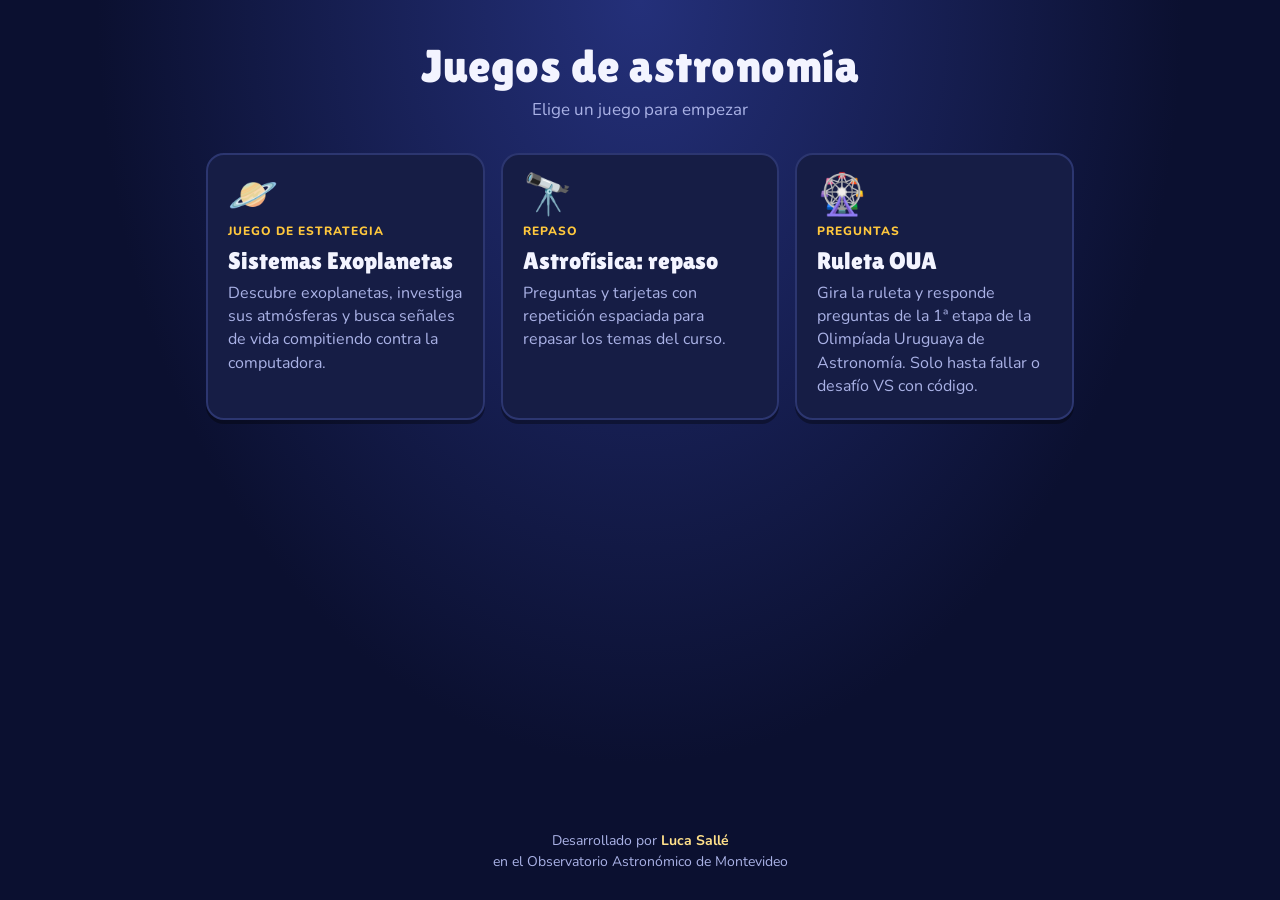
<file: index.html>
<!DOCTYPE html>
<html lang="es">
<head>
<meta charset="UTF-8">
<meta name="viewport" content="width=device-width, initial-scale=1">
<title>Juegos de astronomía</title>
<meta name="description" content="Juegos didácticos de astronomía para estudiantes.">
<link rel="preconnect" href="https://fonts.googleapis.com">
<link rel="stylesheet" href="https://fonts.googleapis.com/css2?family=Lilita+One&family=Nunito:wght@600;800&display=swap">
<link rel="stylesheet" href="estilo.css">
</head>
<body>
<main>
  <h1>Juegos de astronomía</h1>
  <p class="sub">Elige un juego para empezar</p>
  <ul class="juegos" id="juegos" aria-live="polite"></ul>
  <noscript><p class="error">Activa JavaScript para ver el menú, o entra directo a
    <a href="exoplanetas/">Sistemas Exoplanetas</a> · <a href="astrofisica/">Astrofísica: repaso</a>.</p></noscript>
</main>
<footer>Desarrollado por <b>Luca Sallé</b><br>en el Observatorio Astronómico de Montevideo</footer>
<script src="menu.js"></script>
</body>
</html>
</file>
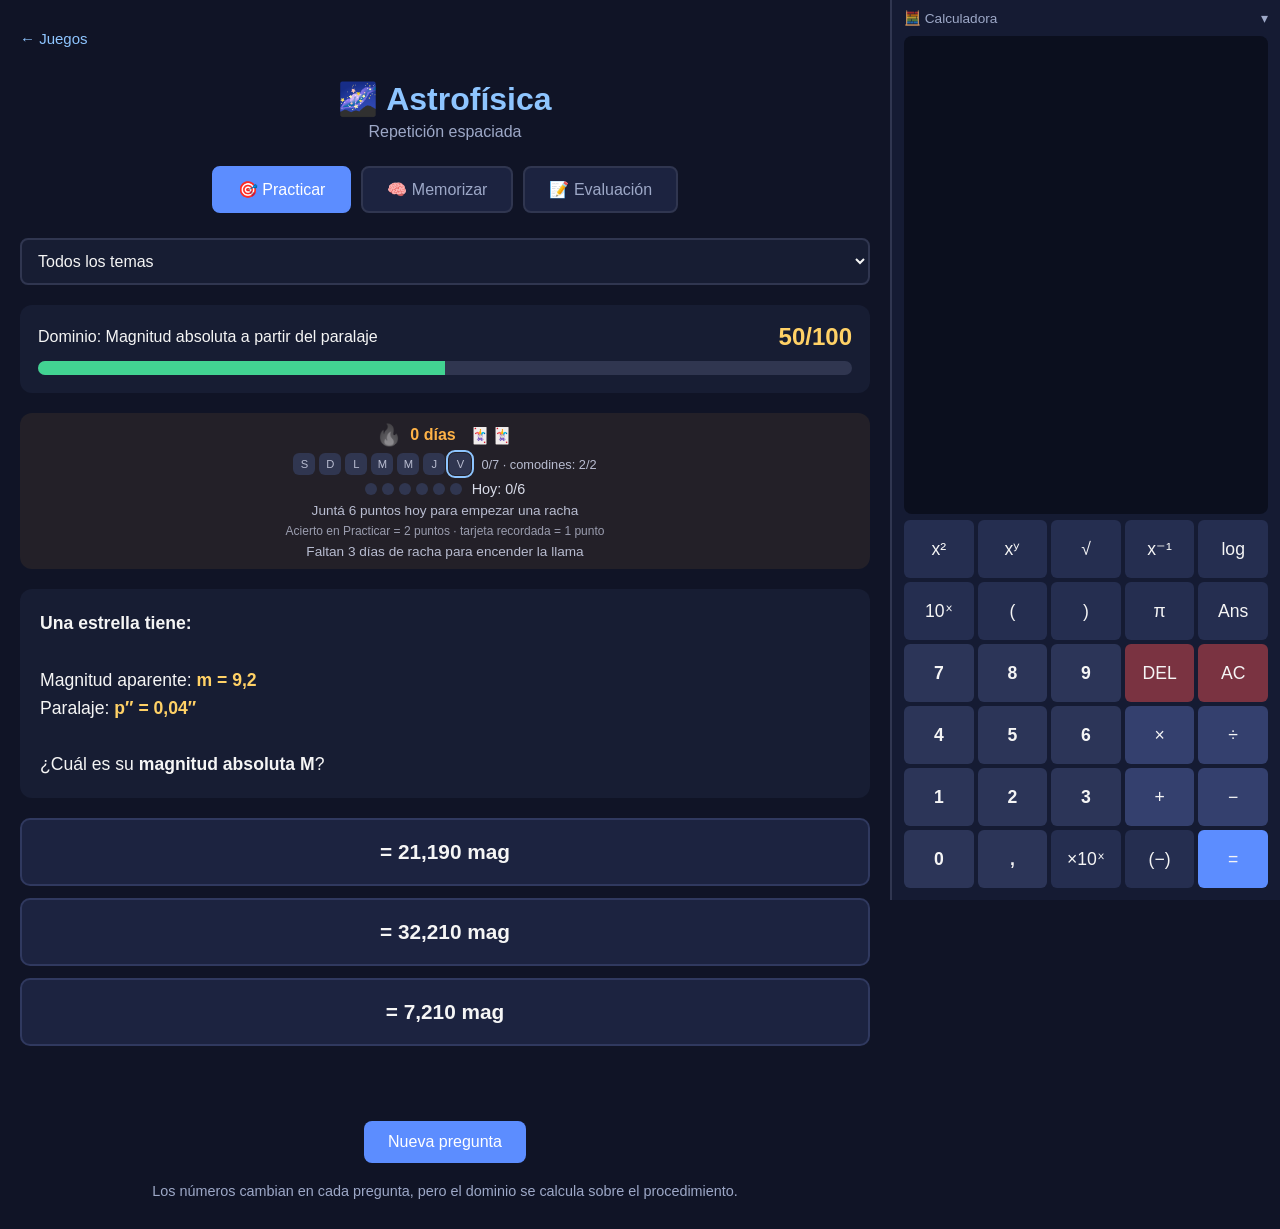
<file: astrofisica/index.html>
<!DOCTYPE html>
<html lang="es">
<head>
<meta charset="UTF-8">
<meta name="viewport" content="width=device-width, initial-scale=1.0">
<title>Astrofísica — Repetición espaciada</title>
<link rel="stylesheet" href="estilo.css">
</head>
<body>
<a href="../" style="display:inline-block;margin-bottom:12px;color:#8ec5ff;text-decoration:none;font-size:15px">← Juegos</a>

<h1>🌌 Astrofísica</h1>
<div class="subtitulo">Repetición espaciada</div>

<div class="modo-switch">
  <button id="btnModoPractica" class="activo" onclick="cambiarModo('practica')">🎯 Practicar</button>
  <button id="btnModoMemorizar" onclick="cambiarModo('memorizar')">🧠 Memorizar</button>
  <button id="btnModoEvaluacion" onclick="cambiarModo('evaluacion')">📝 Evaluación</button>
</div>

<!-- ============ MODO PRÁCTICA ============ -->
<div id="modoPractica">

  <div class="tema-selector">
    <select id="temaSelector" onchange="cambiarFiltroTema()">
      <option value="todos">Todos los temas</option>
    </select>
  </div>

  <div class="dominio-card">
    <div class="dominio-header">
      <span id="dominioEtiqueta">Dominio del tema</span>
      <span class="dominio-numero" id="dominioNumero">50/100</span>
    </div>
    <div class="barra">
      <div class="barra-progreso" id="barraProgreso"></div>
    </div>
  </div>

  <div class="racha-card" id="rachaCard"></div>

  <div class="question" id="question"></div>
  <div id="options"></div>
  <div id="feedback"></div>
  <div class="explicacion" id="explicacion"></div>

  <button onclick="nuevaPregunta()">Nueva pregunta</button>

  <div class="info">
    Los números cambian en cada pregunta,
    pero el dominio se calcula sobre el procedimiento.
  </div>

</div>

<!-- ============ MODO MEMORIZAR ============ -->
<div id="modoMemorizar" class="fc-ocultar">

  <div class="fc-selector-wrap">
    <select id="fcCategoria" onchange="cambiarCategoriaFlash()">
      <option value="todas">Todas las categorías</option>
    </select>
  </div>

  <div class="racha-card"></div>

  <div class="fc-stats" id="fcStats"></div>

  <div id="fcZona"></div>

  <div class="info">
    Espacio = mostrar reverso · 1 Otra vez · 2 Difícil · 3 Bien · 4 Fácil
  </div>
  <div style="text-align:center">
    <button class="fc-reset" id="btnResetFlash" onclick="reiniciarFlashcards()">Reiniciar progreso de flashcards</button>
  </div>

</div>

<!-- ============ MODO EVALUACIÓN ============ -->
<div id="modoEvaluacion" class="fc-ocultar">
  <div id="evZona"></div>
</div>

<script src="calculadora.js"></script>
<script src="app.js"></script>
</body>
</html>
</file>
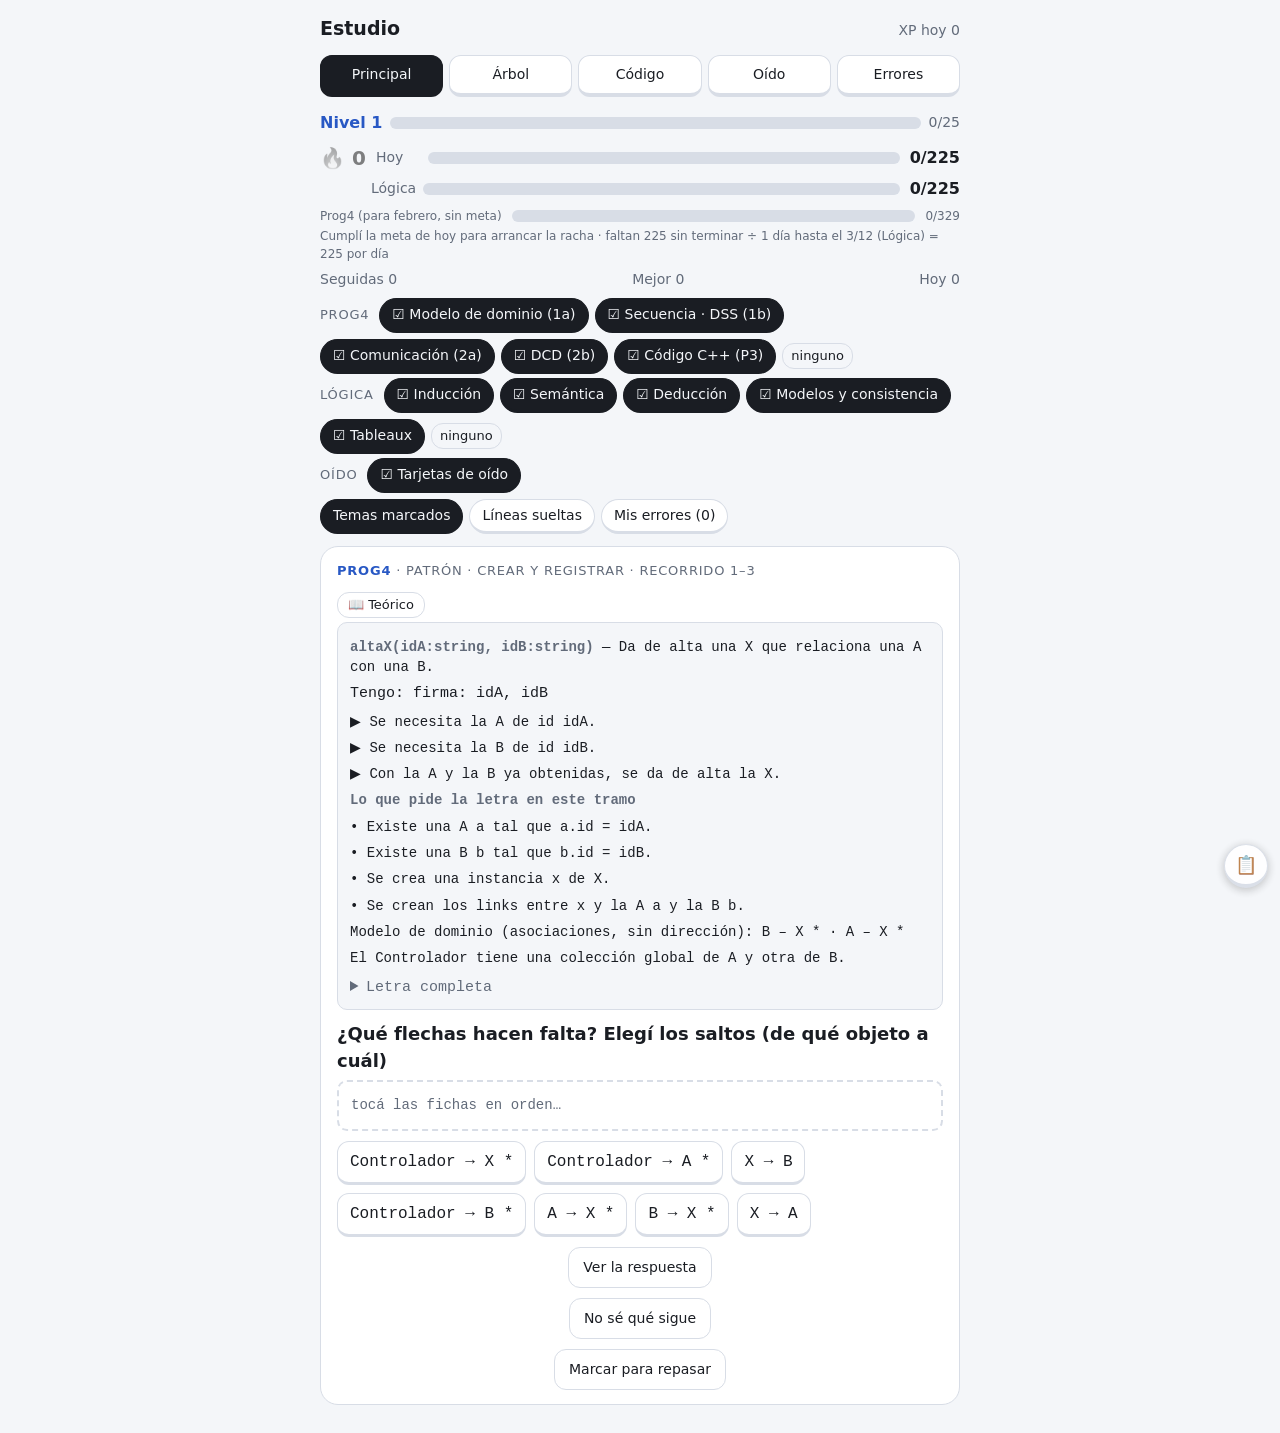
<file: estudiar/index.html>
<!doctype html><html lang="es"><head><meta charset="utf-8"><meta name="viewport" content="width=device-width,initial-scale=1"><meta name="robots" content="noindex,nofollow"><title>Estudio Prog4 y Lógica</title>
<meta name="claude:viewport-fit-sides" content="cover">
<!--
=====================================================================
EXÁMENES NUEVOS DE LÓGICA: la receta para pasar un PDF de examen a tarjetas (Bloques + Deslizar) está al principio de js/logica.js («RECETA»).
ANTES DE RECICLAR: cada archivo de sección (bloques.js, nucleo.js/Deslizar, logica.js, errores.js) empieza con un bloque «DECISIONES DIDÁCTICAS» que explica qué se decidió con Luca y por qué.
ESTRUCTURA POR ARCHIVOS (nov 2026): una sección = un archivo, para que cada chat edite solo el suyo y no haya choques.
  js/prog4.js    Prog4: tarjetas de Repaso, cadenas de Deslizar, ejercicios línea por línea y de exámenes
  js/logica.js   Lógica: tarjetas de Repaso, cadenas de Deslizar, combinaciones de examen, LGX/LGR (contexto por paso), TRS (árboles)
  js/musica.js + css/musica.css   Oído (pestaña 4 + tarjetas intercaladas en Principal; ver DECISIONES en musica.js). El Simon de canciones se quitó (nov 2026).
  js/bloques.js  Bloques (pestaña 6): reemplaza a Ejercicios Lógica (botón t2 oculto; #logica abre Bloques; logica.html se conserva): árbol de deducción armado con bloques; motor copiado de logica.html
  js/examen.js   Los demás problemas de la prueba en Principal: DCD (P2b), DSS (P1b) y Modelo de dominio (P1a); carga después de letras.js
  js/errores.js  Errores (resumen, lista, exportación)
  js/nucleo.js   Núcleo: estado, Repaso, motor de Deslizar, pestañas (tocar solo si afecta a todas las secciones)
  js/base.js     Utilidades compartidas y SWC (idem)
  js/inicio.js   Arranque (carga al final)
  prog4.html / logica.html   Apps de ejercicios completos (iframes)
DESLIZAR · PENDIENTES (nov 2026): swPend() en nucleo.js lee el registro de Errores; un paso fallado queda pendiente hasta 2 aciertos seguidos (caja ≥ 2), pesa +6 al elegir serie y arma el filtro "Mis errores (N)". Un acierto que tarda más de 25 s no sube de caja. FLUJO: al fallar un paso, la serie se corta y se pasa a otro TEMA (swTop: materia + título sin ' · n', ' n/m' ni '(…)'); nunca se repite el tema recién visto; el paso fallado vuelve como repaso suelto 8 respuestas después.
NO SÉ → TEORÍA: al tocar «No sé», la tarjeta del error muestra la teoría del tema de esa pregunta: s.th del paso (si tiene) + la entrada de THT (window.THT en prog4.js/logica.js: {s, re, t, p:[párrafos]}) cuya re coincide con pregunta+respuesta, si no con el título, si no con el contexto. Al agregar un tema nuevo, sumar su entrada en THT. (THL ya no se usa.)
TEORÍA EN DESLIZAR: un paso puede llevar th (texto de teoría, se muestra con 📘 antes de la pregunta). Para cada «No sé» de la exportación: serie nueva con th en los primeros pasos (base del tema) y pregunta fácil de comprobación.
ÁRBOLES EN DESLIZAR: una tarjeta «Árbol · X» solo aparece cuando sus previas (req de X en bloques.js) se acertaron SIN errores en Deslizar (S2.bqok); en la pestaña Bloques todo está desbloqueado. bloques.js crea tarjetas «Árbol · …» (c.bqx) con los ejercicios intermedios de Bloques; nucleo.js las dibuja con BQ.bqEmbed. Reemplazan a las series largas Combinar…/Febrero 3a/3b (se quitan al final de logica.js).
CACHÉ: los <script src> y <link> de js/ y css/ llevan ?v=AAAAMMDDhhmm. Al cambiar cualquier js/css, actualizar ese número en index.html (sed -E 's/\?v=[0-9]+/?v=NUEVO/g'; ojo: este comentario no debe llevar dígitos después de ?v=) para que el navegador baje la versión nueva.
REGLAS: nunca reemplazar index.html entero; editar solo el archivo de la propia sección (con Edit, no reescribiendo todo);
cada sección agrega sus cadenas con SWC.push(...). Orden de carga en index.html: base, prog4, logica, nucleo, musica, errores, inicio.
El texto de más abajo (INSTRUCTIVO) describe el diseño original en un solo archivo: los nombres de funciones siguen valiendo.
=====================================================================
-->
<!--
=====================================================================
INSTRUCTIVO PARA SEGUIR TRABAJANDO (leer esto en vez de analizar todo el codigo)
=====================================================================
QUE ES: app de estudio de Luca (UdelaR) que junta Prog4 (diagramas de comunicacion) y Logica (deduccion natural).
Pestana Repaso = tarjetas con repaso espaciado (tipo Anki) y preguntas de opcion multiple (tipo Duolingo) para asegurar las BASES.
Pestanas Ejercicios Prog4 / Ejercicios Logica = las apps de ejercicios completos, cargadas en un iframe; incrustadas ocultan su titulo, Quiz y Mis errores, toman los colores del padre y abren en Practicar.
PREFERENCIAS DE LUCA: todo en espanol; gastar pocos tokens; nada de vistas previas ni redisenos; minima friccion para empezar a estudiar.

ARCHIVOS DEL ARTEFACTO (se publican con Artifact, url + file_path + files):
  index.html   esta pagina (repaso). Para cambiarla: publicar con url + edits (pares old_str/new_str).
  prog4.html   app de ejercicios de comunicacion (tiene su propio instructivo en el <head>).
  logica.html  app de ejercicios de deduccion natural (tiene su propio instructivo).
  Para actualizar una de las dos apps: leerla con Artifact read + url + path "prog4.html" (o "logica.html"), editarla localmente y republicar con
  files:{"prog4.html":"<ruta local>"}. Los archivos que no se pasan se conservan. Si la app embebida cambia de ejercicios, no hace falta tocar index.html.
  Los artefactos originales sueltos (Prog4 y Logica) siguen existiendo; ya no son la copia de trabajo.

CODIGO DE ESTA PAGINA (un solo script):
  CARDS = P4A + LGA, todas escritas a mano. Tarjetas CORTAS: una idea y una decision rapida (pedido de Luca: nada de parrafos).
  Formato:  mc(subj, tag, enunciado, correcta, [distractores x1-3], explicacion_de_una_linea)   subj = "p4" | "lg"; las opciones se mezclan al mostrar.
  El enunciado puede tener varias lineas: las primeras son el ESCENARIO (caja monoespaciada) y la ULTIMA es la pregunta.
  Estilo: "que etiqueta va", "como desarmo esto", "uso find o un metodo", "que cancela esta regla". Opciones de pocas palabras. La teoria larga vive en las
  pestanas de ejercicios (Reglas / Mis errores), no en las tarjetas. fc(subj, tag, frente, html_dorso) sigue soportado pero no se usa.
  ID de tarjeta = hash(subj + tipo + enunciado). Si cambias el enunciado se considera una tarjeta nueva (pierde su historial).
  META DIARIA: nm nuevas por dia (chips 10/20/40). Lo no hecho se ACUMULA en debt: al cambiar de dia, debt = max(0, nm + debt - nw) + dias sin entrar * nm.
  Meta de hoy = min(nm + debt, nuevas que quedan). NO es un tope: "Empezar con la meta" = vencidas + cuota de nuevas; "Estudiar todo el mazo" = vencidas + TODAS las nuevas
  (sin limite, para estudiar muchas horas seguidas); "Practica libre" = repasa primero lo mas flojo (fallos y caja baja) sin tocar el calendario (Q.cram).
  Tags de Prog4 reforzados por los errores frecuentes de Luca: Etiqueta (estereotipo), Destino, Mensaje, Notacion (numeracion, multiobjeto, nombre/anonimo, dos puntos).
  RONDAS: cada RN=10 tarjetas resueltas hay una pantalla de ronda (aciertos, tiempo, vuelve a empezar con el siguiente tema). La barra fina bajo el contador es una RESERVA de tiempo (RES0 s, tope RMAX): baja solo mientras pensas (se frena al ver la respuesta y con la pestaña oculta), cada acierto a la primera suma ACI s. Si sobra reserva al cerrar la ronda: +10 XP. Nunca penaliza ni corta. Al volver a la pestaña aparece 'Volviste'.
  Si una tarjeta menciona el diagrama de clases, el enunciado debe mostrarlo ('Diagrama de clases:  A ──> B *').
  PRACTICO 4 Prog4 (solucion): tags Enlaces, Borrado, Iteración. OJO convención: ese práctico dibuja el origen como :Sistema y escribe 1*[foreach]; el parcial de Luca corrigió :Controlador. Las tarjetas usan Controlador. Confirmar con el docente si ambas valen.
  ESTRATEGIA (Lógica): tarjetas sobre el estado de la derivación y la recursión armar-meta / desarmar-hipótesis.
  PRACTICOS: las tarjetas de Lógica reflejan los prácticos 4 (proposicional) y 8 (predicados e igualdad): se cita 'Práctico N · ej' en la primera línea. Tags: Primer paso (teoremas), Detectar error (ej. 5 / ej. 2), Leer derivación (Γ y ρ), Igualdad (I=, E=). Notacion del curso: φ ψ σ; ⊥ se obtiene con E¬; hojas sin corchetes = Γ.
  QUIZ: las preguntas 'Quiz ejercicios' se copiaron de const Q de prog4.html y logica.html (tag 'Quiz ejercicios'). Si se agregan preguntas a esos Q, agregarlas tambien aca como mc(...). Sus opciones no tienen motivo por opcion (se muestra solo la explicacion).
  ETIQUETA: las opciones son el MENSAJE completo con cada estereotipo (no etiquetas sueltas); el estereotipo es del receptor.
  REPASO OCULTO (oct 2026): el botón t0 tiene hidden y la página abre en Deslizar; Repaso sigue accesible con #repaso. Los tags de Repaso sin serie propia se portan a Deslizar con PORT.
  DESLIZAR (pestaña 3, estado propio 'sw1'): SWC = cadenas de decisiones binarias sw(subj,tag,ctx,[st(pregunta,correcta,incorrecta,motivo,fragmento)],salida). Cada tarjeta de Repaso larga se descompone en pasos atómicos A/B; la correcta cae al azar a izquierda o derecha (deslizar, flechas o tocar). Sin 'salida' la cadena es suelta (sin armado). Errores vuelven a los 3 pasos. Nivel cada 25 aciertos. Agregar cadenas al final de SWC; no toca el mazo de Repaso. Las de Lógica muestran su árbol creciendo si tienen entrada en TRS (mismo título).
  OIDO (pestaña 4, estado 'mu1'): ver DECISIONES DIDÁCTICAS en js/musica.js (tarjetas de oído, registro progresivo, intercalado en Principal).
  PROG4 POR LINEAS: EXS (tras SWC) describe postularse y aceptarPostulacion línea a línea (n,from,op,pa,to,res,cond,t); lineSteps genera los pasos atómicos y el contexto muestra operación, clases y las últimas líneas ya dibujadas. Para otro ejercicio, agregar un objeto a EXS. Cada tarjeta de línea muestra el diagrama (swDg/dgm, copia de dg de prog4.html) con las líneas ya dibujadas en gris y la flecha actual en trazo discontinuo que se completa según los pasos respondidos (cada paso lleva .k: n, op, pa, to, cond, q, st).
  OPCIONES: en d (distractores) cada opcion puede llevar motivo: "texto||por que no". Los distractores deben ser TENTADORES (errores reales: regla invertida, eliminacion sin la premisa que pide, regla de otro conector), nunca absurdos. El motivo se muestra al elegirla.
  DOMINIO: boton 'Ver dominio' (DOM) en tarjetas Prog4 de Etiqueta/Destino/Mensaje/Decision (DOMT). Cada tarjeta Prog4 debe ser consistente con DOM (viene de CL y M en prog4.html). Lógica: toda tarjeta muestra 'Tengo:' y 'Meta:' completos. mc(...,w,h): h = pista propia de la tarjeta (si no, HINT del tag).
  DIDACTICA: el escenario de una tarjeta debe permitir TRAZAR la respuesta (mostrar de donde salio cada objeto: find, create, next, firma de la operacion,
  asociacion del diagrama de clases) sin escribir la respuesta en el enunciado. DEF = definicion de cada opcion (se muestra como "Elegiste X..." al fallar; clave = etiqueta
  o primer token de la opcion, ej. "E∧"). HINT = pregunta clave por tag (boton Pista antes de responder y siempre visible tras un error). Al sumar un tag nuevo, agregar su HINT.
  Agregar tarjetas: sumarlas al final de P4A o LGA. tag = subtema; la lista de tags se arma sola y alimenta las barras de progreso.
  Estado guardado en localStorage "est2": {c:{id:{b:caja,due:timestamp,l:fallos,n:repasos}}, nw: nuevas hoy, nm: nuevas por dia, xp, xpd, stk (racha), last, day}.
  Cajas: IV=[0,1,3,7,14,30,60] dias. Otra vez = caja 0 y vuelve en 10 min; Dificil = misma caja con la mitad del intervalo; Bien = +1 caja; Facil = +2.
  En mc: acierto a la primera = Bien, error = Otra vez. Las falladas se reencolan 4 lugares mas adelante hasta acertarlas (no cambian el calendario de nuevo).
  Dominada = caja >= 3 (intervalo de 7 dias o mas). Las nuevas se intercalan entre materias (ilv) para mezclar Prog4 y Logica.
  Las apps embebidas guardan su progreso aparte (claves lv, pg2, er en Prog4; lvn, ern en Logica): no hay choque con "est2".
  ERRORES (pestaña 5, estado 'err1'): logA(w,s,g,ok,info) cuenta intentos por pestaña|materia|tag (st) y guarda cada fallo en log (tope 4000): t, w (rep/sw/ej), s, g, q, x (contexto), a (correcta), p (elegida), ms (tiempo hasta responder), rp (era reintento), b (caja previa en Repaso), ns (en Deslizar tocó 'No sé': cuenta como error, flecha ↓). Lo llaman pick (Repaso), swChoose (Deslizar) y las apps (Música NO registra errores) incrustadas prog4.html/logica.html (w='ej', solo fallos: por eso se muestran como conteo, no %; ver el <script> INCRUSTADA al final de cada una). 'Copiar para Claude' arma un texto compacto: tasas por tag, confusiones correcta→elegida y fallos agrupados por pregunta (desde la última exportación o todo), más los conteos 'er'/'ern' de las apps embebidas. Sirve para que Claude ajuste el algoritmo y las tarjetas según lo que más cuesta.
LIMITES: el iframe se ajusta a la altura del contenido cada 500 ms (solo funciona porque es el mismo origen). Las apps embebidas no siguen el
  selector de tema del visor, solo el modo claro/oscuro del sistema.
-->
<style>
/* Layout: una columna de 640px; arriba pestañas, abajo una sola tarjeta de repaso o la app de ejercicios. Cada materia tiene su acento. */
:root{--bg:#f4f6f9;--fg:#1a1d23;--mut:#626b7a;--card:#ffffff;--bd:#d8dde6;--p4:#2858c4;--lg:#a9560b;--mu:#7a3fb0;--ac:#2858c4;--onac:#ffffff;--ok:#1a7f45;--bad:#b83227;--okbg:#e3f3e9;--badbg:#fae6e3;--f:system-ui,-apple-system,"Segoe UI",sans-serif;--m:ui-monospace,Menlo,Consolas,monospace}
@media(prefers-color-scheme:dark){:root:not([data-theme="light"]){--bg:#13161b;--fg:#e8ebf1;--mut:#9aa3b2;--card:#1c2027;--bd:#303641;--p4:#7ea4ff;--lg:#f0a566;--mu:#c79bff;--ac:#7ea4ff;--onac:#10141c;--ok:#4cc380;--bad:#ff7d6e;--okbg:#16301f;--badbg:#3b201d;color-scheme:dark}}
:root[data-theme="dark"]{--bg:#13161b;--fg:#e8ebf1;--mut:#9aa3b2;--card:#1c2027;--bd:#303641;--p4:#7ea4ff;--lg:#f0a566;--mu:#c79bff;--ac:#7ea4ff;--onac:#10141c;--ok:#4cc380;--bad:#ff7d6e;--okbg:#16301f;--badbg:#3b201d;color-scheme:dark}
*{box-sizing:border-box}
body{margin:0;background:var(--bg);color:var(--fg);font:16px/1.5 var(--f);padding-block:14px 28px;padding-left:max(16px,env(safe-area-inset-left,0px));padding-right:max(16px,env(safe-area-inset-right,0px))}
.wrap{max-width:640px;margin:0 auto}
.s-p4{--ac:var(--p4)}.s-lg{--ac:var(--lg)}.s-mu{--ac:var(--mu)}
.hl{background:color-mix(in srgb,var(--bad) 16%,transparent);outline:2px solid var(--bad);border-radius:6px;padding:2px 4px}.fbh span{font-size:11px;color:var(--mut);text-align:center}.fbs{font-size:12px;color:var(--mut);text-align:center}



h1{font-size:19px;margin:0}h2{font-size:20px;margin:0 0 8px}
.top{display:flex;justify-content:space-between;align-items:baseline;gap:10px;margin-bottom:12px;flex-wrap:wrap}
.mut{color:var(--mut);font-size:14px}
.row{display:flex;gap:8px;align-items:center;flex-wrap:wrap}.between{justify-content:space-between}
.btn{font:inherit;cursor:pointer;border:1px solid var(--bd);border-bottom-width:4px;background:var(--card);color:var(--fg);border-radius:12px;padding:9px 14px;min-width:0}
.btn:active:not(:disabled){transform:translateY(2px);border-bottom-width:2px;margin-top:2px}
.btn:focus-visible,a:focus-visible{outline:3px solid var(--ac);outline-offset:2px}
.btn:disabled{cursor:default}
.btn.pri{background:var(--ac);color:var(--onac);border-color:var(--ac);border-bottom-color:color-mix(in srgb,var(--ac) 65%,#000)}
.big{width:100%;padding:13px 14px;font-weight:650;margin-top:12px}
.tabs{display:flex;flex-wrap:wrap;gap:6px;margin-bottom:14px}.tab{flex:1;padding:8px 4px;font-size:14px}.tab.on{background:var(--fg);color:var(--bg);border-color:var(--fg)}
.sn details{margin-top:4px}.sn summary{cursor:pointer;color:var(--mut,#667);font-family:inherit;padding:2px 0}.nt{margin:10px 0}.nt summary{cursor:pointer;font-size:14px}.nt textarea{width:100%;box-sizing:border-box;margin-top:6px;font:15px var(--m);background:var(--bg);color:var(--fg);border:1px solid var(--bd);border-radius:10px;padding:8px}.cdp{font-family:var(--m);white-space:pre;overflow-x:auto;background:var(--bg);border:1px solid var(--bd);border-radius:10px;padding:8px 10px;font-size:14px;line-height:1.6;margin:8px 0}.cdc{background:var(--hl,rgba(255,200,0,.25));border-radius:4px}.cdd{margin:8px 0}.cdd summary{cursor:pointer;padding:6px 0;font-weight:600}.cdl{white-space:pre-wrap;font-size:14px;line-height:1.5}.bpl{min-height:48px;border:2px dashed var(--bd);border-radius:10px;padding:10px 12px;font-family:var(--m);font-size:16px;margin-bottom:10px;line-height:1.7;overflow-wrap:anywhere}.bpl.fin{border-style:solid;border-color:var(--ok,#2a9d4b)}.bank{display:flex;flex-wrap:wrap;gap:8px}.tile{font-family:var(--m);font-size:16px;padding:8px 12px;border-bottom-width:3px}.tile.used{opacity:.25}
.chip{padding:5px 12px;border-radius:99px;border-bottom-width:3px;font-size:14px}.chip.sel{background:var(--fg);color:var(--bg);border-color:var(--fg)}
.card{background:var(--card);border:1px solid var(--bd);border-radius:16px;padding:14px 16px;margin-top:12px}
.hero{padding:16px}
.nums{display:grid;grid-template-columns:repeat(3,1fr);gap:8px;text-align:center}
.nums b{display:block;font-size:28px;line-height:1.1;font-variant-numeric:tabular-nums;color:var(--ac)}.nums span{font-size:13px;color:var(--mut)}
.sj{color:var(--ac)}
.pb{flex:1;height:12px;border-radius:99px;background:var(--bd);overflow:hidden;min-width:60px}.pb i{display:block;height:100%;background:var(--ac);border-radius:99px;transition:width .25s}
.x{padding:2px 12px;font-size:20px;line-height:1.3}
.cnt{font-variant-numeric:tabular-nums}
.lbl{font-size:13px;color:var(--mut);text-transform:uppercase;letter-spacing:.06em;margin-bottom:8px}
.qt{font-size:18px;font-weight:600;white-space:pre-wrap;overflow-wrap:anywhere;margin-bottom:6px}
.lt{font-size:14px;line-height:1.45;margin:6px 0;white-space:normal}.lt b{color:var(--mut)}.ltim{max-width:100%;border-radius:6px;background:#fff;margin:6px 0}.gap{border:2px dashed var(--mut);border-radius:6px;padding:2px 8px;margin:4px 0;color:var(--mut)}.sn{font-family:var(--m);font-size:15px;background:var(--bg);border:1px solid var(--bd);border-radius:10px;padding:8px 12px;margin-bottom:10px;white-space:pre-wrap;overflow-wrap:anywhere}
.pft{white-space:normal;overflow-x:auto;text-align:center;padding:10px 40px 10px 12px}.pft>*{margin:auto}.pt{display:inline-flex;flex-direction:column;align-items:center;vertical-align:bottom}.pk{display:flex;gap:18px;align-items:flex-end}.pr{align-self:stretch;border-top:1.5px solid var(--fg);position:relative;margin:2px -4px;min-width:30px}.pn{position:absolute;left:100%;top:-9px;padding-left:4px;font-size:12px;white-space:nowrap;color:var(--mut)}.pr.nw{border-color:var(--ac)}.pr.nw .pn{color:var(--ac);font-weight:700}.pf{white-space:nowrap;padding:0 2px}.pf.nw{color:var(--ac);font-weight:700}.pf.ph{color:var(--mut);border:1px dashed var(--mut);border-radius:6px;padding:0 8px}.pd{color:var(--mut);line-height:1}
.swc{touch-action:pan-y;user-select:none;-webkit-user-select:none;background:var(--card);border:1px solid var(--bd);border-radius:18px;padding:14px 16px;margin-top:12px;transition:transform .2s,border-color .2s;cursor:grab}
.swopts{display:grid;grid-template-columns:1fr 1fr;gap:10px;margin-top:12px}
.swo{border:1px solid var(--bd);border-bottom-width:4px;border-radius:12px;padding:12px 8px;text-align:center;font-weight:600;font-size:15px;overflow-wrap:anywhere;cursor:pointer;min-height:68px;display:flex;align-items:center;justify-content:center;background:var(--card)}
.swo.ok{border-color:var(--ok);background:var(--okbg)}.swo.no{border-color:var(--bad);background:var(--badbg)}
.swc.tl .swo.l,.swc.tr .swo.r{border-color:var(--ac);background:color-mix(in srgb,var(--ac) 14%,var(--card))}
.pace{height:4px;background:var(--bd);border-radius:2px;margin:2px 0 8px;overflow:hidden}.pace i{display:block;height:100%;background:var(--ac);width:0;transition:width 1s linear}
.th{background:var(--bg);border:1px solid var(--bd);border-left:4px solid var(--ac);border-radius:0 10px 10px 0;padding:8px 12px;margin:0 0 10px;font-size:15px;line-height:1.45}
.hn{border-left:3px solid var(--ac);padding:4px 10px;margin:8px 0;color:var(--mut);font-size:14px}
.hint{margin:2px 0 0;font-size:14px;padding:4px 12px}
.opt{display:block;width:100%;text-align:left;margin:8px 0;overflow-wrap:anywhere}
.opt.ok{border-color:var(--ok);background:var(--okbg)}.opt.no{border-color:var(--bad);background:var(--badbg)}
.fb{border-radius:12px;padding:10px 14px;margin-top:12px;border:1px solid var(--bd)}.fb.ok{background:var(--okbg);border-color:var(--ok)}.fb.no{background:var(--badbg);border-color:var(--bad)}
.fb div{margin-top:4px;overflow-wrap:anywhere}
.back{margin:12px 0;padding:10px 14px;border-radius:12px;background:var(--bg);border:1px solid var(--bd);overflow-wrap:anywhere}
.back p{margin:8px 0}.back pre{font-family:var(--m);font-size:13px;white-space:pre;overflow-x:auto;margin:8px 0;padding:8px;border-radius:8px;background:var(--card);border:1px solid var(--bd)}
.back code{font-family:var(--m);font-size:13px;background:var(--card);padding:1px 5px;border-radius:4px}
.rate{display:grid;grid-template-columns:repeat(2,1fr);gap:8px}
.rate .btn{display:flex;flex-direction:column;align-items:center;padding:8px 6px}.rate span{font-size:12px;color:var(--mut)}
.r0{border-bottom-color:var(--bad)}.r1{border-bottom-color:var(--lg)}.r2{border-bottom-color:var(--ac)}.r3{border-bottom-color:var(--ok)}
@media(min-width:560px){.rate{grid-template-columns:repeat(4,1fr)}}
.tg{display:grid;grid-template-columns:minmax(80px,1fr) 2fr auto;gap:10px;align-items:center;margin-top:8px;font-size:14px}
.sb{display:flex;height:10px;border-radius:99px;overflow:hidden;background:var(--bd)}.sb i{display:block;height:100%}
.fr{width:100%;border:0;display:block;min-height:480px;margin-top:10px;border-radius:12px;background:var(--bg)}
a{color:var(--ac)}
.ghost{background:transparent;border-bottom-width:1px;font-size:14px;margin-top:16px}
@media(prefers-reduced-motion:reduce){.pb i{transition:none}.btn:active:not(:disabled){transform:none}}
</style>
<link rel="stylesheet" href="css/musica.css?v=202611261947">
<div class="wrap">
<header class="top"><h1>Estudio</h1><div id="hd" class="mut"></div></header>
<nav class="tabs"><button id="t0" class="btn tab" hidden>Repaso</button><button id="t3" class="btn tab">Principal</button><button id="t9" class="btn tab">Árbol</button><button id="t7" class="btn tab">Básico</button><button id="t1" class="btn tab" hidden>Ejercicios Prog4</button><button id="t8" class="btn tab">Código</button><button id="t2" class="btn tab" hidden>Ejercicios Lógica</button><button id="t4" class="btn tab">Oído</button><button id="t6" class="btn tab" hidden>Bloques</button><button id="t5" class="btn tab">Errores</button></nav>
<div id="v"></div>
</div>
<script src="js/sync.js?v=202611261947"></script>
<script src="js/base.js?v=202611261947"></script>
<script src="js/prog4.js?v=202611261947"></script>
<script src="js/logica.js?v=202611261947"></script>
<script src="js/nucleo.js?v=202611280230"></script>
<script src="js/musica.js?v=202611261947"></script>
<script src="js/errores.js?v=202611262230"></script>
<script src="js/bloques.js?v=202611280220"></script>
<script src="js/letras.js?v=202611261947"></script><script src="js/examen.js?v=202611261947"></script><script src="js/codigo-datos.js?v=202611261947"></script>
<script src="js/codigo.js?v=202611261947"></script><script src="js/logica-examen.js?v=202611281500"></script><script src="js/fichas.js?v=202611261947"></script>
<script src="js/recordar.js?v=202611261947"></script>
<script src="js/teoria.js?v=202611261947"></script>
<script src="js/arbol.js?v=202611261947"></script>
<script src="js/inicio.js?v=202611261947"></script>
</html>
</file>
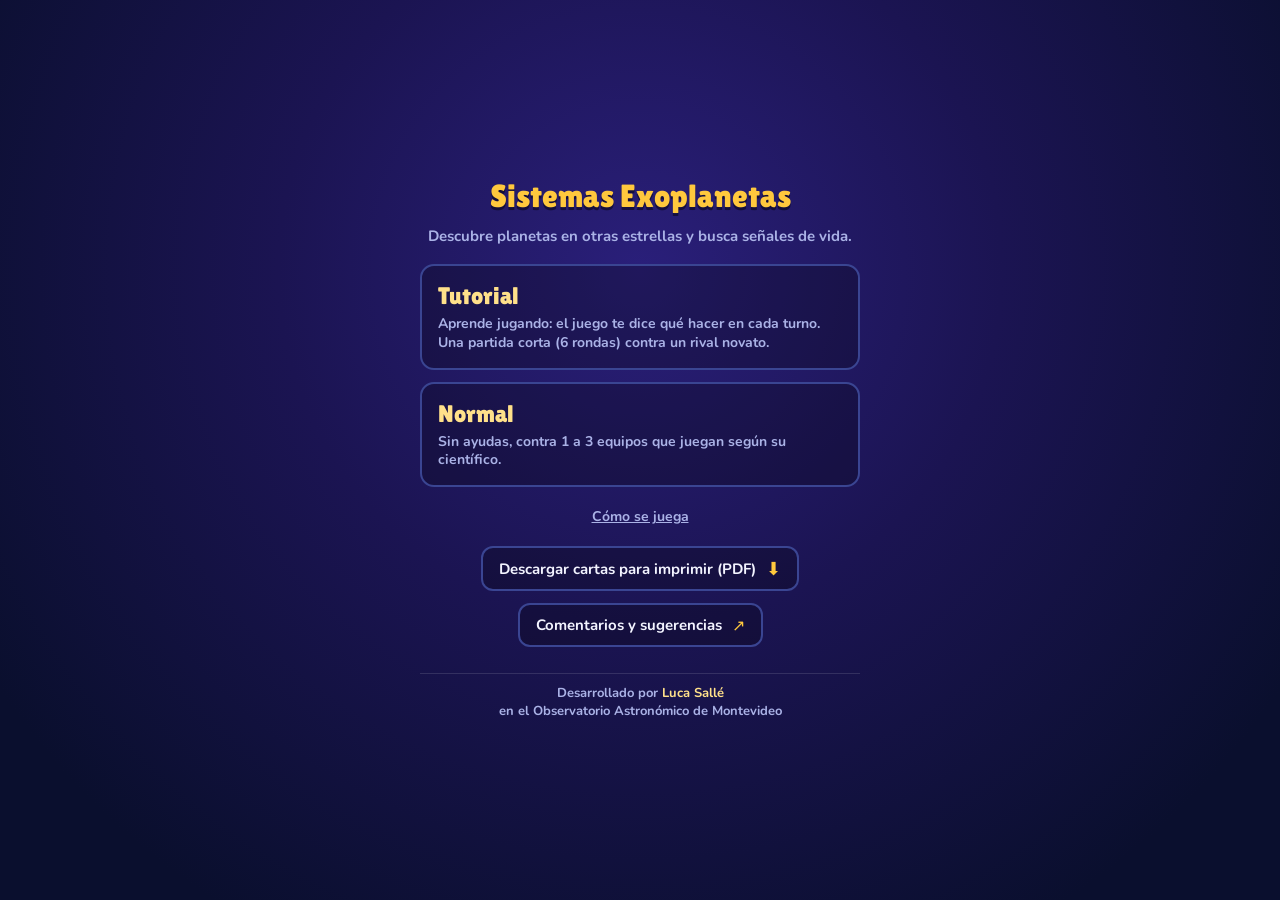
<file: exoplanetas/index.html>
<!DOCTYPE html>
<html lang="es">
<head>
<meta charset="UTF-8">
<meta name="viewport" content="width=device-width, initial-scale=1, viewport-fit=cover">
<meta name="sitio-menu" content="../">
<title>Sistemas Exoplanetas</title>
<link rel="preconnect" href="https://fonts.googleapis.com">
<link rel="stylesheet" href="https://fonts.googleapis.com/css2?family=Lilita+One&family=Nunito:wght@600;700;800;900&display=swap">
<link rel="stylesheet" href="estilo.css?v=20261107a">
</head>
<body>
<canvas id="cielo-fondo" aria-hidden="true"></canvas>
<div class="app" id="app">
  <header class="rivales" id="rivales"></header>
  <main class="tablero" id="tablero" aria-label="El cielo"></main>
  <section class="zona-mano">
    <p class="msg" id="msg"></p>
    <div class="fila-mano">
      <div class="mano" id="mano" aria-label="Tu mano"></div>
      <button type="button" class="mazo-tele" id="b-tel" aria-label="Tiempo de telescopio: cambia cartas y completa tu mano"><span class="mt-pila"><span class="mt-ico"></span></span><span class="mt-txt">Telescopio</span></button>
    </div>
    <div class="acciones-turno" id="acciones"></div>
  </section>
  <section class="heroe" id="heroe"></section>
</div>
<div class="avisos" id="avisos" aria-live="polite"></div>
<div id="capa"></div>
<script src="js/datos.js?v=20261107a"></script>
<script src="js/motor.js?v=20261107a"></script>
<script src="js/bots.js?v=20261107a"></script>
<script src="js/sonido.js?v=20261107a"></script>
<script src="js/ui.js?v=20261107a"></script>
</body>
</html>
</file>
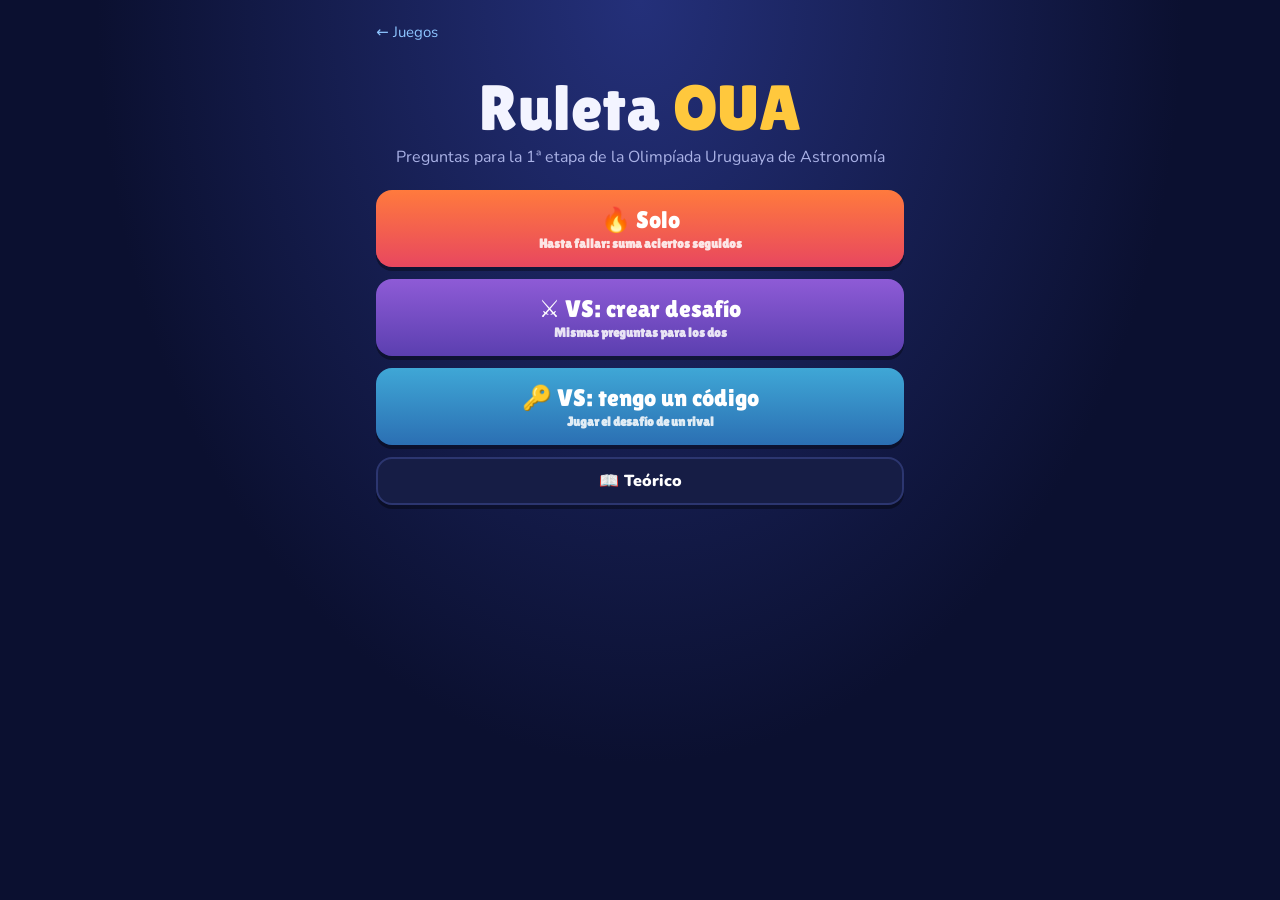
<file: preguntados/index.html>
<!DOCTYPE html>
<html lang="es">
<head>
<meta charset="UTF-8">
<meta name="viewport" content="width=device-width, initial-scale=1, viewport-fit=cover">
<title>Ruleta OUA — Preguntas de astronomía</title>
<meta name="description" content="Juego de preguntas con ruleta de temas para preparar la primera etapa de la Olimpíada Uruguaya de Astronomía.">
<link rel="preconnect" href="https://fonts.googleapis.com">
<link rel="stylesheet" href="https://fonts.googleapis.com/css2?family=Lilita+One&family=Nunito:wght@600;700;800;900&display=swap">
<link rel="stylesheet" href="estilo.css?v=3">
</head>
<body>
<div class="app">

  <!-- Inicio -->
  <section class="pantalla activa" id="p-inicio">
    <a class="volver" href="../">← Juegos</a>
    <h1>Ruleta <span>OUA</span></h1>
    <p class="sub">Preguntas para la 1ª etapa de la Olimpíada Uruguaya de Astronomía</p>
    <div class="botonera">
      <button class="btn grande solo" data-ir="config" data-modo="solo">🔥 Solo<small>Hasta fallar: suma aciertos seguidos</small></button>
      <button class="btn grande vs" data-ir="config" data-modo="vs">⚔️ VS: crear desafío<small>Mismas preguntas para los dos</small></button>
      <button class="btn grande unir" data-ir="unirse">🔑 VS: tengo un código<small>Jugar el desafío de un rival</small></button>
      <button class="btn chico" data-ir="teorico">📖 Teórico</button>
    </div>
    <p class="record" id="record"></p>
  </section>

  <!-- Nueva partida -->
  <section class="pantalla" id="p-config">
    <button class="volver" data-ir="inicio">← Volver</button>
    <h2 id="config-titulo">Nueva partida</h2>
    <p class="sub">Elige los temas que entran en la ruleta</p>
    <div class="temas-elegir" id="temas-elegir"></div>
    <div class="fila-acciones"><button class="link" id="todos">Todos</button><button class="link" id="ninguno">Ninguno</button></div>
    <label class="interruptor"><input type="checkbox" id="solo-pruebas"><span>Solo preguntas de pruebas OUA anteriores</span></label>
    <div id="config-vs" hidden>
      <p class="sub">Cantidad de preguntas</p>
      <div class="cantidades" id="cantidades"></div>
    </div>
    <p class="aviso" id="config-aviso"></p>
    <button class="btn primario" id="empezar">¡Jugar!</button>
  </section>

  <!-- Unirse con código -->
  <section class="pantalla" id="p-unirse">
    <button class="volver" data-ir="inicio">← Volver</button>
    <h2>Desafío VS</h2>
    <p class="sub">Escribe el código que te pasó tu rival</p>
    <input class="codigo" id="codigo-in" maxlength="9" placeholder="XXXX-XXXX" autocomplete="off" autocapitalize="characters" spellcheck="false">
    <p class="aviso" id="unirse-aviso"></p>
    <button class="btn primario" id="unirse-btn">Jugar desafío</button>
  </section>

  <!-- Código creado -->
  <section class="pantalla" id="p-codigo">
    <button class="volver" data-ir="inicio">← Volver</button>
    <h2>Desafío creado</h2>
    <p class="sub">Pásale este código a tu rival. Los dos van a jugar exactamente las mismas preguntas.</p>
    <div class="codigo-grande" id="codigo-grande"></div>
    <p class="detalle" id="codigo-detalle"></p>
    <div class="botonera fila">
      <button class="btn chico" id="compartir">📤 Compartir enlace</button>
      <button class="btn chico" id="copiar">📋 Copiar código</button>
    </div>
    <button class="btn primario" id="jugar-desafio">Jugar ahora</button>
  </section>

  <!-- Juego -->
  <section class="pantalla" id="p-juego">
    <header class="marcador">
      <button class="volver" id="salir">✕</button>
      <div class="dato" id="dato-izq"></div>
      <div class="dato" id="dato-der"></div>
    </header>
    <div class="zona-ruleta" id="zona-ruleta">
      <div class="ruleta-caja">
        <div class="puntero" aria-hidden="true"></div>
        <svg class="ruleta" id="ruleta" viewBox="-100 -100 200 200" aria-hidden="true"></svg>
        <button class="centro" id="girar" aria-label="Girar la ruleta">GIRAR</button>
      </div>
      <p class="tema-salio" id="tema-salio" aria-live="polite"></p>
    </div>
    <div class="zona-pregunta" id="zona-pregunta" hidden>
      <div class="tarjeta" id="tarjeta">
        <div class="cabeza-tema" id="cabeza-tema"></div>
        <div class="reloj"><div class="reloj-barra" id="reloj-barra"></div></div>
        <p class="pregunta" id="pregunta"></p>
        <div class="opciones" id="opciones"></div>
        <div class="feedback" id="feedback" hidden></div>
      </div>
    </div>
  </section>

  <!-- Fin -->
  <section class="pantalla" id="p-fin">
    <h2 id="fin-titulo"></h2>
    <div class="puntaje" id="fin-puntaje"></div>
    <p class="detalle" id="fin-detalle"></p>
    <div id="fin-vs" hidden>
      <p class="sub">Tu resultado: pásaselo a tu rival</p>
      <div class="codigo-grande chico" id="fin-codigo"></div>
      <p class="sub">Resultado del rival</p>
      <input class="codigo" id="rival-in" maxlength="4" placeholder="XXXX" autocomplete="off" autocapitalize="characters" spellcheck="false">
      <button class="btn chico" id="comparar">Comparar</button>
      <div class="veredicto" id="veredicto" aria-live="polite"></div>
    </div>
    <div id="fin-repaso"></div>
    <div class="botonera">
      <button class="btn primario" id="otra">Jugar otra</button>
      <button class="btn chico" data-ir="inicio">Menú</button>
    </div>
  </section>

  <!-- Teórico -->
  <section class="pantalla" id="p-teorico">
    <button class="volver" id="teorico-volver">← Volver</button>
    <h2>Teórico</h2>
    <p class="sub">Temario de la 1ª prueba de la OUA (vigente desde 2024)</p>
    <div id="teorico"></div>
  </section>

</div>
<script src="js/preguntas.js?v=4"></script>
<script src="js/azar.js?v=2"></script>
<script src="js/juego.js?v=3"></script>
</body>
</html>
</file>
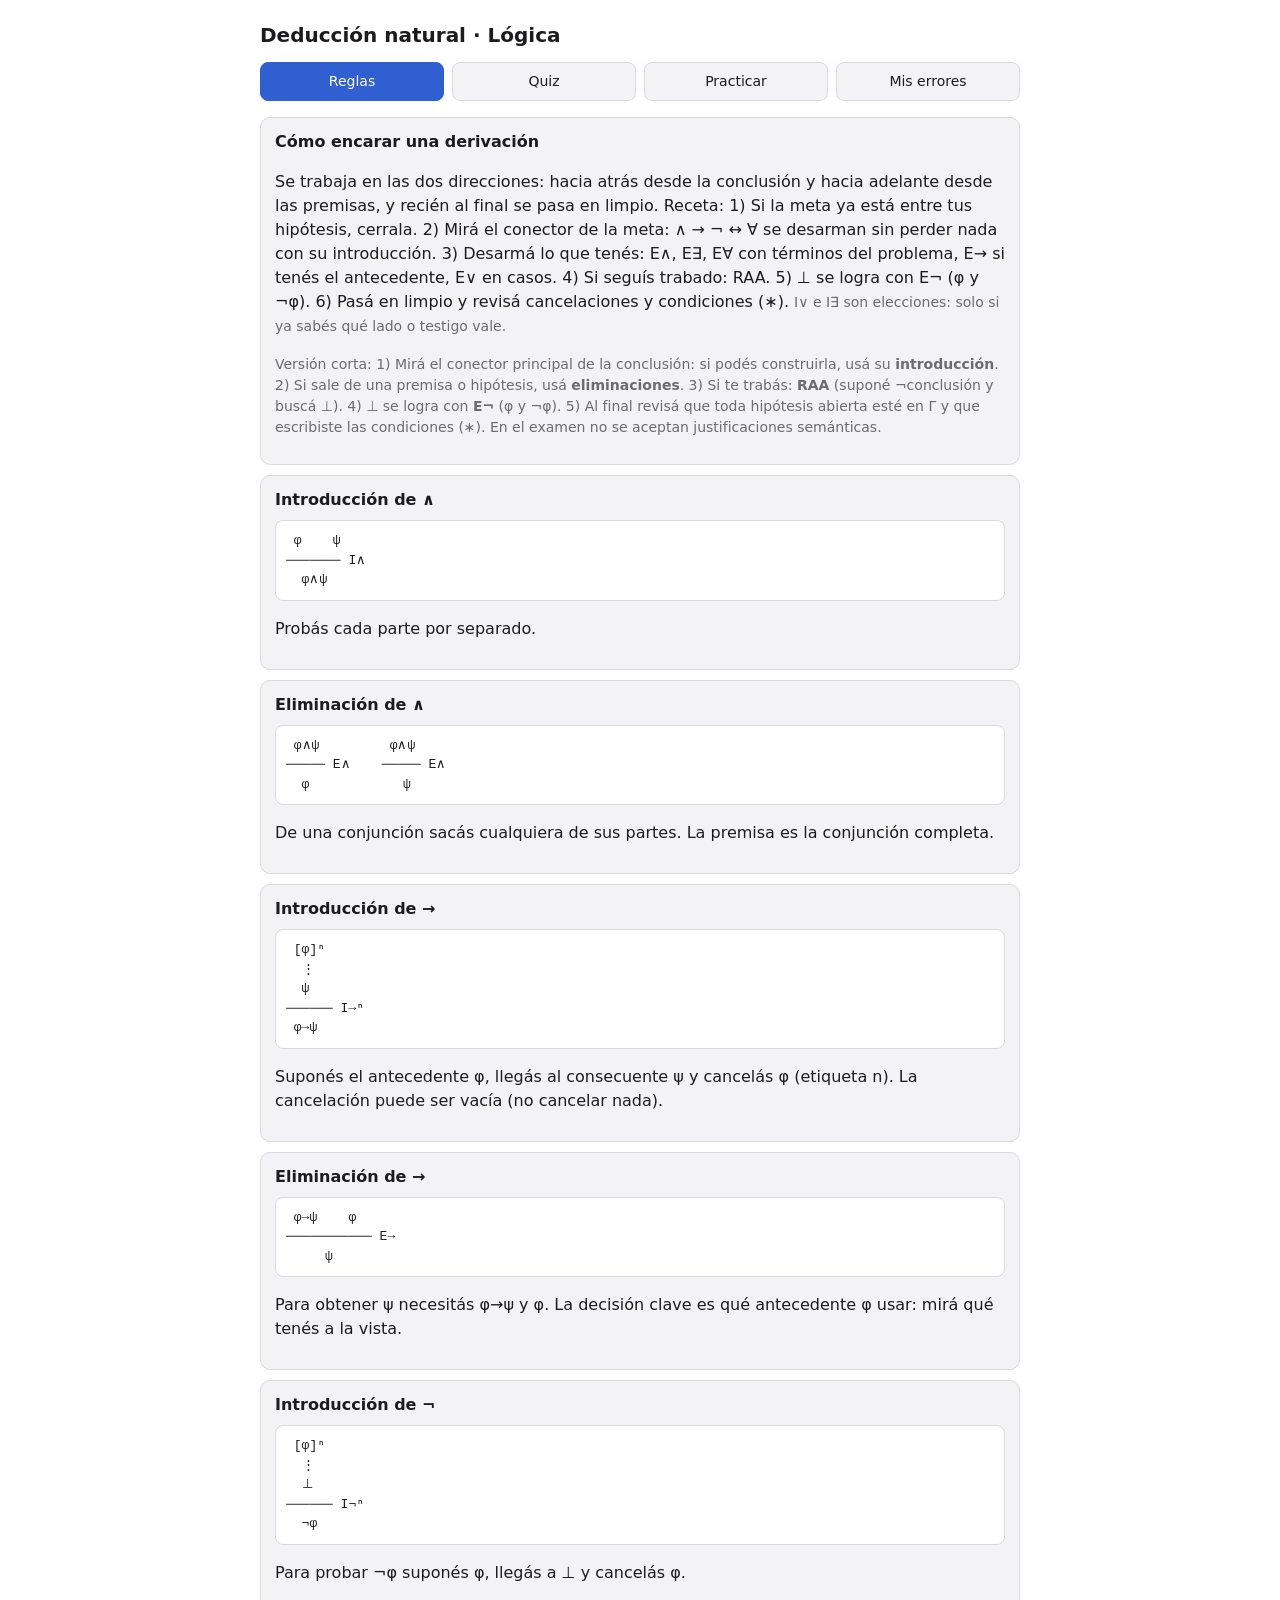
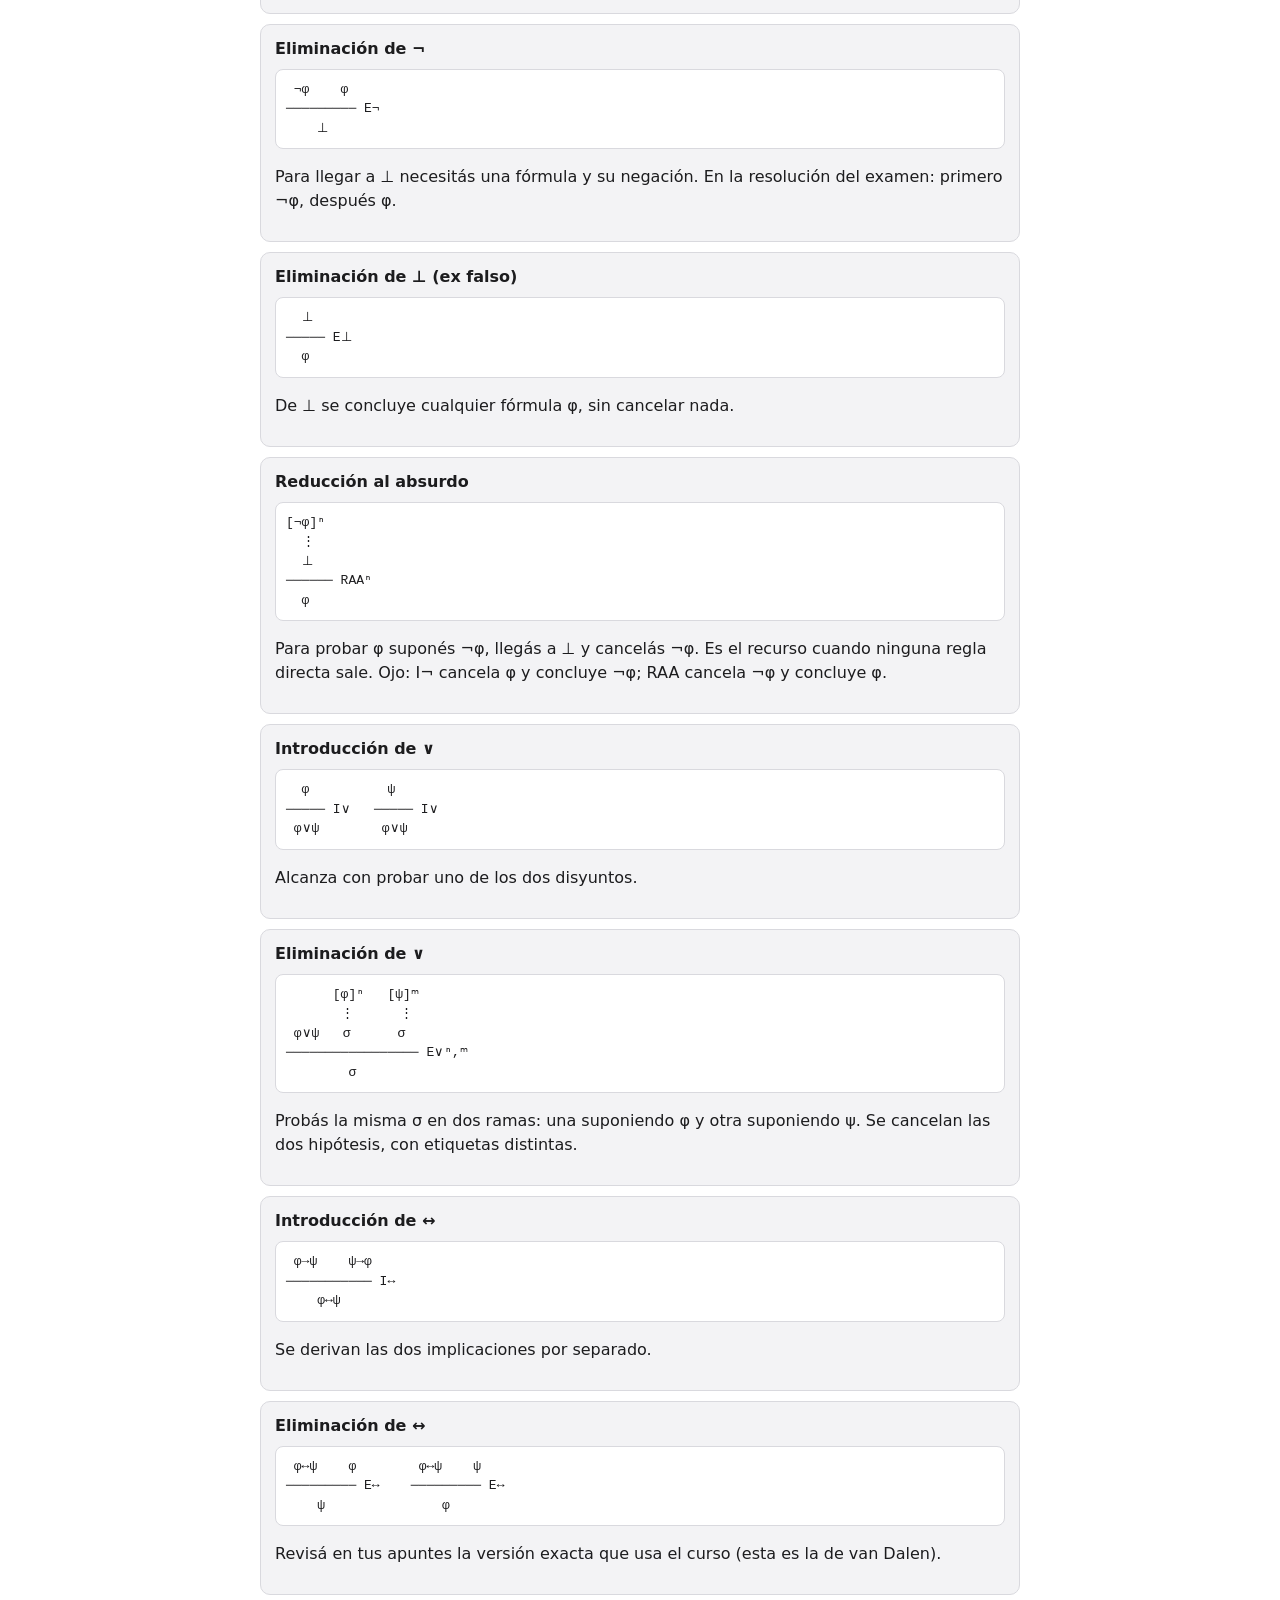
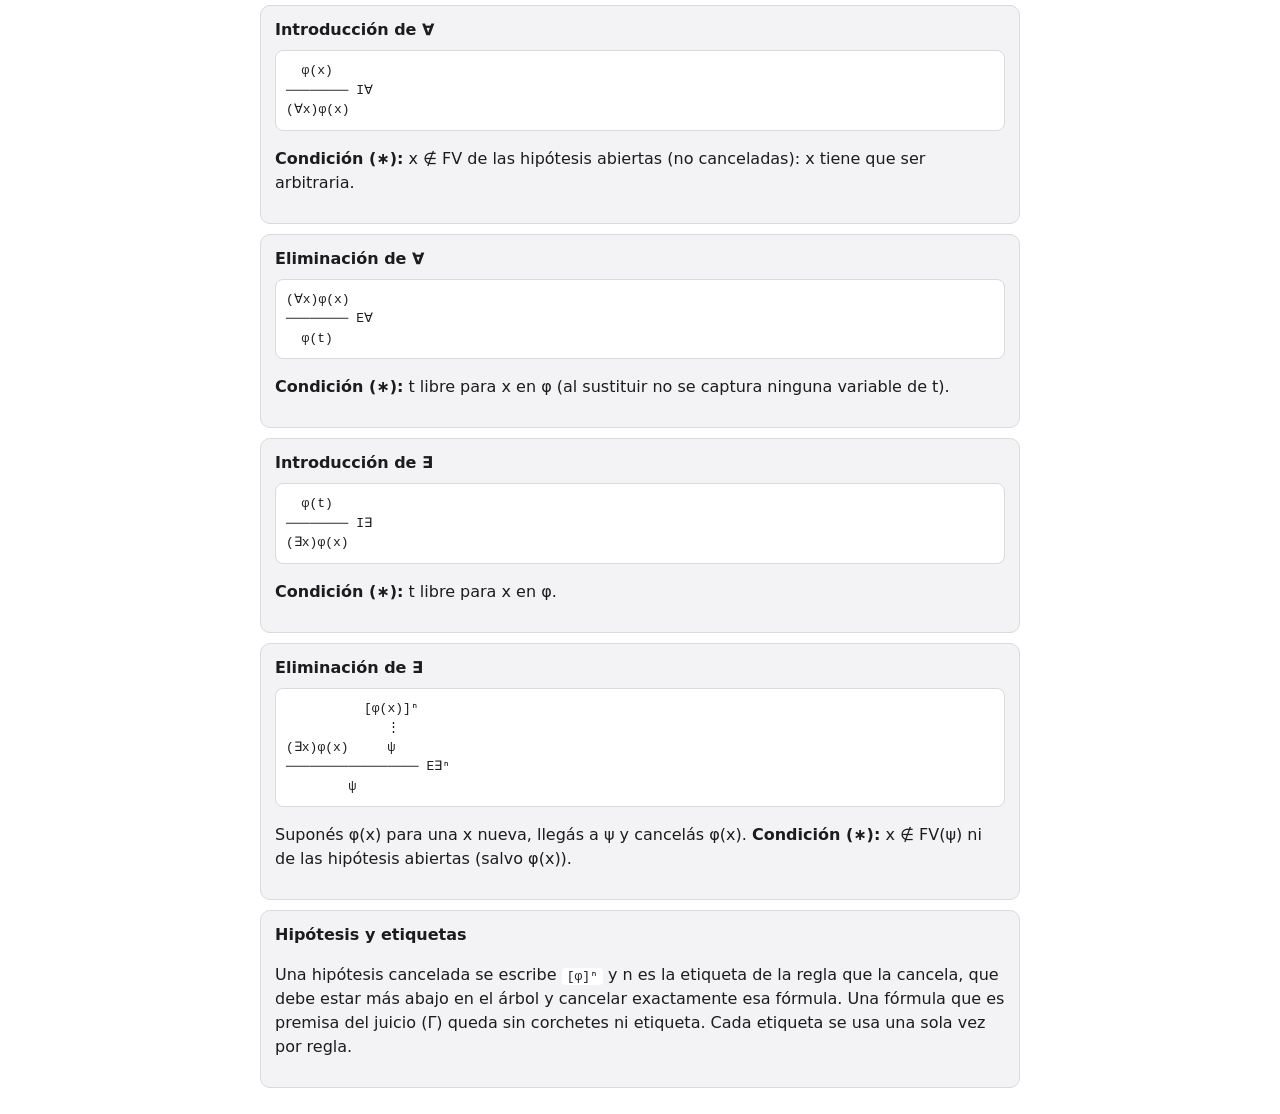
<file: estudiar/logica.html>
<!DOCTYPE html>
<html lang="es"><head>
<meta name="robots" content="noindex,nofollow">
<!--
INSTRUCTIVO PARA SEGUIR TRABAJANDO (leer esto en vez de analizar todo el codigo)
QUE ES: app de un solo archivo para que Luca (Logica) practique deduccion natural, copiando la dinamica de la app de Prog4.
Pestanas: Reglas, Quiz (dominio "lvn"), Practicar, Mis errores ("ern": conteo por "tipo · regla").
PREFERENCIAS: todo en espanol; gastar pocos tokens; nada de vistas previas ni redisenos; piezas minimas.
PRACTICAR TIENE DOS FASES por ejercicio:
 1) BORRADOR (como se resuelve de verdad): estado = metas abiertas, cada una con su contexto de hipotesis. Luca elige movimientos en cualquier orden:
    hacia atras sobre la meta (I∧ I→ I¬ I∨ I↔ I∀ I∃ RAA E⊥ E¬b E→b) y hacia adelante sobre una hipotesis (E∧ E→f E¬f E∨ E∀ E∃; E∨ y E∃ parten la meta).
    mv() valida que la regla sea LEGAL (forma, premisas presentes, condiciones laterales con fv/ff/sb); NO compara con una solucion: acepta cualquier derivacion correcta.
    En proposicional avisa "camino sin salida" (entails: tabla de verdad) cuando una submeta ya no se sigue del contexto. Boton Pista = receta (hint). Deshacer = pila de structuredClone.
    Una meta se cierra sola si ya esta en el contexto (cl0/sol/up). build() arma el nodo de cada meta cuando todas sus submetas estan hechas.
 2) EN LIMPIO: del borrador se arma el arbol (cl, fx, idx) y se rehace nodo por nodo: regla, premisa, que cancela, etiqueta, condicion (cor/vf/cmp/dt). Aca si se compara con ese arbol.
CODIGO: pf parsea formulas (cuantificador = prefijo como ¬; ∧ > ∨ > → > ↔), pr imprime, fv/sb/ff = variables libres, sustitucion, "libre para". RT reglas, TT teoria por tipo de error, Q quiz (correcta PRIMERA; agregar solo al final).
EJERCICIOS: E = {t,en,P:[premisas],g:"meta"} (formulas como texto). Agregar al final de E. Sin E↔ (no se usa).
-->
<meta charset="utf-8"><title>Lógica · Deducción natural</title>
<meta name="viewport" content="width=device-width, initial-scale=1, viewport-fit=cover">
<style>
:root{--bg:#fff;--fg:#1c1c1e;--mut:#6b6b70;--card:#f3f3f5;--ac:#2f5fd0;--ok:#1a7f45;--bad:#c0392b;--bd:#d9d9de;box-sizing:border-box;padding-top:env(safe-area-inset-top,0px);padding-bottom:env(safe-area-inset-bottom,0px)}
@media(prefers-color-scheme:dark){:root:not([data-theme="light"]){--bg:#17171a;--fg:#ececf0;--mut:#9a9aa3;--card:#232328;--ac:#7aa2ff;--ok:#4cc380;--bad:#ff7b6b;--bd:#35353c}}
html{scroll-padding-top:env(safe-area-inset-top,0px)}
body{margin:0;background:var(--bg);color:var(--fg);font:16px/1.5 system-ui,-apple-system,"Segoe UI",sans-serif}
main{max-width:760px;margin:0 auto;padding:16px}
h1{font-size:20px;margin:4px 0 12px}
nav{display:flex;gap:8px;margin-bottom:16px}
button{font:inherit;cursor:pointer;border:1px solid var(--bd);background:var(--card);color:var(--fg);border-radius:8px;padding:8px 12px}
button.on{background:var(--ac);color:#fff;border-color:var(--ac)}
nav button{flex:1;padding:8px 4px;font-size:14px}
.card{background:var(--card);border:1px solid var(--bd);border-radius:10px;padding:12px 14px;margin-bottom:10px}
.card h3{margin:0 0 6px;font-size:16px}
code,pre{font-family:ui-monospace,Menlo,Consolas,monospace;font-size:13px}
code{background:var(--bg);padding:1px 5px;border-radius:4px}
pre{background:var(--bg);border:1px solid var(--bd);border-radius:8px;padding:10px;overflow-x:auto;margin:8px 0;white-space:pre-wrap}
.opt{display:block;width:100%;text-align:left;margin:6px 0}
.opt.ok{border-color:var(--ok);background:color-mix(in srgb,var(--ok) 20%,transparent)}
.opt.no{border-color:var(--bad);background:color-mix(in srgb,var(--bad) 20%,transparent)}
.mut{color:var(--mut);font-size:14px}.ok{color:var(--ok)}.bad{color:var(--bad)}
.row{display:flex;gap:8px;flex-wrap:wrap;margin:8px 0}
.good{color:var(--ok);font-weight:600}
.df{color:var(--bad);font-weight:700;text-decoration:underline}.cmp pre{margin:4px 0}
details.err summary{cursor:pointer;margin:3px 0}details.err>div{border-left:3px solid var(--bad);padding:2px 12px;margin:6px 0 10px;background:var(--bg);border-radius:0 8px 8px 0}details.err p{margin:6px 0}
.chs{display:flex;flex-wrap:wrap;gap:6px;margin:6px 0 12px}.ch{padding:6px 10px;font-size:13px;border-radius:12px;border-bottom-width:3px}.ch.sel{background:var(--ac);color:#fff;border-color:var(--ac)}
.tr{overflow-x:auto;padding:10px 4px}
.nd{display:inline-flex;flex-direction:column;align-items:stretch;vertical-align:bottom}
.ks{display:flex;gap:26px;align-items:flex-end;justify-content:center}
.bar{display:flex;align-items:center;gap:4px;margin:2px 0}.bar i{flex:1;border-top:1.5px solid var(--fg)}.bar b{font:600 11px ui-monospace,Menlo,Consolas,monospace;white-space:nowrap}
.cn{text-align:center;white-space:nowrap;padding:1px 4px;font:13px ui-monospace,Menlo,Consolas,monospace}
.pd{border:1.5px dashed var(--mut);border-radius:6px;color:var(--mut);align-self:center}.cu{border-color:var(--ac);color:var(--ac);font-weight:700}
</style></head><body><main>
<h1>Deducción natural · Lógica</h1>
<nav><button id="t0">Reglas</button><button id="t1">Quiz</button><button id="t2">Practicar</button><button id="t3">Mis errores</button></nav>
<div id="v"></div>
</main>
<script>
const $=i=>document.getElementById(i),v=$("v");
const ld=(k,d)=>{try{return JSON.parse(localStorage.getItem(k))||d}catch(e){return d}};
const sv=(k,x)=>{try{localStorage.setItem(k,JSON.stringify(x))}catch(e){}};
const esc=s=>String(s).replace(/&/g,"&amp;").replace(/</g,"&lt;").replace(/>/g,"&gt;");
const sh=a=>a.map(x=>[Math.random(),x]).sort((a,b)=>a[0]-b[0]).map(x=>x[1]);
const RT=[
["I∧","Introducción de ∧",`<pre> φ    ψ
─────── I∧
  φ∧ψ</pre><p>Probás cada parte por separado.</p>`],
["E∧","Eliminación de ∧",`<pre> φ∧ψ         φ∧ψ
───── E∧    ───── E∧
  φ            ψ</pre><p>De una conjunción sacás cualquiera de sus partes. La premisa es la conjunción completa.</p>`],
["I→","Introducción de →",`<pre> [φ]ⁿ
  ⋮
  ψ
────── I→ⁿ
 φ→ψ</pre><p>Suponés el antecedente φ, llegás al consecuente ψ y cancelás φ (etiqueta n). La cancelación puede ser vacía (no cancelar nada).</p>`],
["E→","Eliminación de →",`<pre> φ→ψ    φ
─────────── E→
     ψ</pre><p>Para obtener ψ necesitás φ→ψ y φ. La decisión clave es qué antecedente φ usar: mirá qué tenés a la vista.</p>`],
["I¬","Introducción de ¬",`<pre> [φ]ⁿ
  ⋮
  ⊥
────── I¬ⁿ
  ¬φ</pre><p>Para probar ¬φ suponés φ, llegás a ⊥ y cancelás φ.</p>`],
["E¬","Eliminación de ¬",`<pre> ¬φ    φ
───────── E¬
    ⊥</pre><p>Para llegar a ⊥ necesitás una fórmula y su negación. En la resolución del examen: primero ¬φ, después φ.</p>`],
["E⊥","Eliminación de ⊥ (ex falso)",`<pre>  ⊥
───── E⊥
  φ</pre><p>De ⊥ se concluye cualquier fórmula φ, sin cancelar nada.</p>`],
["RAA","Reducción al absurdo",`<pre>[¬φ]ⁿ
  ⋮
  ⊥
────── RAAⁿ
  φ</pre><p>Para probar φ suponés ¬φ, llegás a ⊥ y cancelás ¬φ. Es el recurso cuando ninguna regla directa sale. Ojo: I¬ cancela φ y concluye ¬φ; RAA cancela ¬φ y concluye φ.</p>`],
["I∨","Introducción de ∨",`<pre>  φ          ψ
───── I∨   ───── I∨
 φ∨ψ        φ∨ψ</pre><p>Alcanza con probar uno de los dos disyuntos.</p>`],
["E∨","Eliminación de ∨",`<pre>      [φ]ⁿ   [ψ]ᵐ
       ⋮      ⋮
 φ∨ψ   σ      σ
───────────────── E∨ⁿ,ᵐ
        σ</pre><p>Probás la misma σ en dos ramas: una suponiendo φ y otra suponiendo ψ. Se cancelan las dos hipótesis, con etiquetas distintas.</p>`],
["I↔","Introducción de ↔",`<pre> φ→ψ    ψ→φ
─────────── I↔
    φ↔ψ</pre><p>Se derivan las dos implicaciones por separado.</p>`],
["E↔","Eliminación de ↔",`<pre> φ↔ψ    φ        φ↔ψ    ψ
───────── E↔    ───────── E↔
    ψ               φ</pre><p>Revisá en tus apuntes la versión exacta que usa el curso (esta es la de van Dalen).</p>`],
["I∀","Introducción de ∀",`<pre>  φ(x)
──────── I∀
(∀x)φ(x)</pre><p><b>Condición (∗):</b> x ∉ FV de las hipótesis abiertas (no canceladas): x tiene que ser arbitraria.</p>`],
["E∀","Eliminación de ∀",`<pre>(∀x)φ(x)
──────── E∀
  φ(t)</pre><p><b>Condición (∗):</b> t libre para x en φ (al sustituir no se captura ninguna variable de t).</p>`],
["I∃","Introducción de ∃",`<pre>  φ(t)
──────── I∃
(∃x)φ(x)</pre><p><b>Condición (∗):</b> t libre para x en φ.</p>`],
["E∃","Eliminación de ∃",`<pre>          [φ(x)]ⁿ
             ⋮
(∃x)φ(x)     ψ
───────────────── E∃ⁿ
        ψ</pre><p>Suponés φ(x) para una x nueva, llegás a ψ y cancelás φ(x). <b>Condición (∗):</b> x ∉ FV(ψ) ni de las hipótesis abiertas (salvo φ(x)).</p>`],
["hip","Hipótesis y etiquetas",`<p>Una hipótesis cancelada se escribe <code>[φ]ⁿ</code> y n es la etiqueta de la regla que la cancela, que debe estar más abajo en el árbol y cancelar exactamente esa fórmula. Una fórmula que es premisa del juicio (Γ) queda sin corchetes ni etiqueta. Cada etiqueta se usa una sola vez por regla.</p>`]];
const R=[["Cómo encarar una derivación",`<p>Se trabaja en las dos direcciones: hacia atrás desde la conclusión y hacia adelante desde las premisas, y recién al final se pasa en limpio. Receta: 1) Si la meta ya está entre tus hipótesis, cerrala. 2) Mirá el conector de la meta: ∧ → ¬ ↔ ∀ se desarman sin perder nada con su introducción. 3) Desarmá lo que tenés: E∧, E∃, E∀ con términos del problema, E→ si tenés el antecedente, E∨ en casos. 4) Si seguís trabado: RAA. 5) ⊥ se logra con E¬ (φ y ¬φ). 6) Pasá en limpio y revisá cancelaciones y condiciones (∗). <span class="mut">I∨ e I∃ son elecciones: solo si ya sabés qué lado o testigo vale.</span></p><p class="mut">Versión corta: 1) Mirá el conector principal de la conclusión: si podés construirla, usá su <b>introducción</b>. 2) Si sale de una premisa o hipótesis, usá <b>eliminaciones</b>. 3) Si te trabás: <b>RAA</b> (suponé ¬conclusión y buscá ⊥). 4) ⊥ se logra con <b>E¬</b> (φ y ¬φ). 5) Al final revisá que toda hipótesis abierta esté en Γ y que escribiste las condiciones (∗). <span class="mut">En el examen no se aceptan justificaciones semánticas.</span></p>`]].concat(RT.map(r=>[r[1],r[2]]));
const TT={
"regla":"<p>Mirá la fórmula objetivo. Si su conector principal se puede construir, usá la introducción de ese conector. Si sale de una premisa o hipótesis, usá eliminaciones. Si estás trabado, RAA. Si la fórmula ya es una hipótesis o premisa, se cierra como Hipótesis.</p>",
"premisa":"<p>Las eliminaciones y I∃/I∨ piden la premisa exacta: E∧ la conjunción completa, E→ el antecedente, E¬ la fórmula φ (quedan ¬φ y φ), E∨ la disyunción, E∀/E∃/I∃ la fórmula cuantificada o instanciada, I∨ el disyunto que probás. Fijate qué hipótesis tenés a la vista.</p>",
"cancelación":"<p>Cancelan: I→ (el antecedente, o nada), I¬ (φ), RAA (¬φ), E∨ (los dos disyuntos), E∃ (φ(x)). Se cancela la hipótesis que se usó arriba con esa etiqueta.</p>",
"etiqueta":"<p>Cada hipótesis cancelada lleva la etiqueta de la regla que la cancela, y esa regla tiene que estar más abajo (ser ancestro) y cancelar exactamente esa fórmula. Si la fórmula es una premisa del juicio (Γ), no lleva etiqueta.</p>",
"camino sin salida":"<p>Cada movimiento tiene que dejar submetas que todavía se sigan de tus hipótesis. Si una submeta ya no se sigue, ese camino no termina (ej.: I∨ eligiendo el disyunto que no podés probar). Deshacé y probá el otro lado, otra regla o RAA.</p>","condición":"<p>E∀ e I∃: t libre para x en φ. I∀: x ∉ FV de las hipótesis abiertas. E∃: x ∉ FV de ψ ni de las hipótesis abiertas (salvo φ(x)). En el examen hay que escribir cada (∗) explícitamente.</p>"};
const thR=r=>(RT.find(x=>x[0]==r)||[0,0,""])[2];
const Q=[
["Querés probar φ→ψ. ¿Qué regla usás y qué se cancela?",["I→: suponés φ, llegás a ψ y cancelás φ","I→: suponés ψ, llegás a φ y cancelás ψ","E→: tomás φ y ψ como premisas","RAA: suponés ¬ψ y cancelás ¬ψ"],"I→ cancela el antecedente: de la hipótesis φ deducís ψ y queda φ→ψ."],
["Querés probar ¬φ. ¿Qué regla usás?",["I¬: suponés φ, llegás a ⊥ y cancelás φ","RAA: suponés ¬φ, llegás a ⊥ y cancelás ¬φ","E¬ aplicada a φ","E⊥ desde φ"],"I¬ concluye ¬φ cancelando φ. RAA concluye φ cancelando ¬φ: no las confundas."],
["¿Qué premisas necesita E¬ y qué concluye?",["¬φ y φ; concluye ⊥","φ y ψ; concluye φ∧ψ","⊥; concluye cualquier φ","φ→⊥; concluye ¬φ"],"E¬ junta una fórmula y su negación para llegar a ⊥. En el examen: primero ¬φ y después φ."],
["¿Qué hace E⊥?",["De ⊥ concluye cualquier fórmula","De φ y ¬φ concluye ⊥","Cancela ¬φ y concluye φ","De ⊥ concluye ¬φ cancelando φ"],"Ex falso: de una contradicción sale cualquier cosa. Ej. 2c: de ⊥ se concluye (∀x)Q(x)."],
["Ninguna introducción ni eliminación directa te lleva a la conclusión φ. ¿Qué intentás?",["RAA: suponer ¬φ y buscar ⊥","I¬ suponiendo φ","I→ suponiendo ⊥","E⊥ sin tener ⊥"],"RAA es el recurso general: suponés ¬φ, llegás a ⊥ y cancelás ¬φ."],
["En E∨ (de φ∨ψ a σ), ¿qué se cancela?",["φ en una rama y ψ en la otra; ambas ramas llegan a σ","Solo φ∨ψ","Solo ¬σ","Nada"],"Hay dos derivaciones de σ, una bajo φ y otra bajo ψ; las dos hipótesis se cancelan con etiquetas distintas."],
["Para I∨ con conclusión φ∨ψ, ¿qué necesitás?",["Probar φ o probar ψ (alcanza uno)","Probar φ y ψ","Probar ¬φ","Probar φ→ψ"],"I∨ solo pide un disyunto. En 3a hay que elegir el que se puede probar."],
["¿Qué premisas tiene E→ para concluir ψ?",["φ→ψ y φ","φ→ψ y ψ","φ y ψ","¬ψ→¬φ"],"Modus ponens. La decisión clave es el antecedente φ."],
["¿Condición lateral de E∀ (de (∀x)φ(x) a φ(t))?",["t libre para x en φ","x ∉ FV de las hipótesis abiertas","x ∉ FV(ψ) ni de las hipótesis abiertas","Ninguna"],"Al sustituir x por t no se debe capturar ninguna variable de t. Ej. 2c: f(x) libre para x en ¬P(x)."],
["¿Condición lateral de I∃ (de φ(t) a (∃x)φ(x))?",["t libre para x en φ","x ∉ FV de las hipótesis abiertas","x ∉ FV(ψ) ni de las hipótesis abiertas","Ninguna"],"Igual que E∀: t libre para x en φ. Ej. 3b: x libre para x en P(x,x)."],
["¿Condición lateral de I∀ (de φ(x) a (∀x)φ(x))?",["x ∉ FV de las hipótesis abiertas (no canceladas)","t libre para x en φ","x ∉ FV(ψ) únicamente","Ninguna"],"Si x es libre en una hipótesis abierta no es arbitraria y no se puede generalizar."],
["¿Condición lateral de E∃ (de (∃x)φ(x) y ψ bajo [φ(x)])?",["x ∉ FV(ψ) ni de las hipótesis abiertas distintas de φ(x)","t libre para x en φ","x ∉ FV(φ)","Ninguna"],"Ej. 3b: x ∉ FV((∃x)P(x,x), (∀x)(∀y)(∀z)(...))."],
["¿Cuándo una hipótesis no lleva corchetes ni etiqueta?",["Cuando es premisa del juicio (Γ) y no se cancela","Cuando se cancela con RAA","Cuando se usa dos veces","Cuando es ⊥"],"Las canceladas van como [φ]ⁿ; las premisas de Γ quedan abiertas."],
["¿Puede aplicarse I→ sin cancelar ninguna hipótesis?",["Sí, la cancelación puede ser vacía","No, siempre debe cancelar φ","Solo si ψ es ⊥","Solo dentro de RAA"],"En 3a, β→γ se obtiene de γ por I→ sin cancelar β."],
["¿Qué necesita I↔ para concluir φ↔ψ?",["φ→ψ y ψ→φ","φ y ψ","φ∧ψ","¬φ y ¬ψ"],"I↔ junta las dos implicaciones; en 3a se derivan por separado."]];
const SD="α∨(β∧¬γ)",H="¬α→¬(β→γ)",P3="(∀x)(∀y)(∀z)(R(x,y)∧R(x,z)→P(y,z))";
const E=[
{t:"2c",en:"Derivar {ψ, (∀x)¬P(x)} ⊢ (∀x)Q(x), con ψ := (∀x)P(f(x)) ∧ (∃z)¬P(z).",P:["(∀x)P(f(x)) ∧ (∃z)¬P(z)","(∀x)¬P(x)"],g:"(∀x)Q(x)"},
{t:"3b",en:"Derivar (∃x)R(x,x), "+P3+" ⊢ (∃x)P(x,x).",P:["(∃x)R(x,x)",P3],g:"(∃x)P(x,x)"},
{t:"3a ←",en:"Parte de 3a: ⊢ ("+SD+") → ("+H+").",P:[],g:`(${SD})→(${H})`},
{t:"3a →",en:"Parte de 3a: ⊢ ("+H+") → ("+SD+").",P:[],g:`(${H})→(${SD})`},
{t:"3a completo",en:"⊢ ("+H+") ↔ ("+SD+").",P:[],g:`(${H})↔(${SD})`}];
function pf(s){const T=s.match(/[A-Za-z0-9_α-ωΑ-Ω]+|\S/g);let i=0;const nt=()=>T[i++],pk=()=>T[i];
const trm=()=>{const n=nt();if(pk()=="("){i++;const a=[trm()];while(pk()==","){i++;a.push(trm())}i++;return{k:"fn",n,a}}return{k:"v",n}};
const at=()=>{const n=nt(),a=[];if(pk()=="("){i++;a.push(trm());while(pk()==","){i++;a.push(trm())}i++}return{k:"at",n,a}};
const un=()=>{const t=pk();if(t=="¬"){i++;return{k:"not",a:un()}}if(t=="⊥"){i++;return{k:"bot"}}
if(t=="("){if(T[i+1]=="∀"||T[i+1]=="∃"){const q=T[i+1]=="∀"?"all":"ex",v=T[i+2];i+=4;return{k:q,v,a:un()}}i++;const f=iff();i++;return f}return at()};
const bin=(g,op,k)=>()=>{let l=g();while(pk()==op){i++;l={k,l,r:g()}}return l};
const and=bin(un,"∧","and"),or=bin(and,"∨","or"),imp=()=>{const l=or();if(pk()=="→"){i++;return{k:"imp",l,r:imp()}}return l},iff=bin(imp,"↔","iff");return iff()}
const PR={iff:1,imp:2,or:3,and:4},pt=t=>t.k=="v"?t.n:t.n+"("+t.a.map(pt).join(",")+")",u=g=>PR[g.k]?"("+pr(g)+")":pr(g);
function pr(f){switch(f.k){case"bot":return"⊥";case"at":return f.n+(f.a.length?"("+f.a.map(pt).join(",")+")":"");case"not":return"¬"+u(f.a);case"all":return"(∀"+f.v+")"+u(f.a);case"ex":return"(∃"+f.v+")"+u(f.a);
default:{const c=g=>PR[g.k]&&!(g.k=="and"&&(f.k=="imp"||f.k=="iff"))?"("+pr(g)+")":pr(g);return c(f.l)+({iff:"↔",imp:"→",or:"∨",and:"∧"})[f.k]+c(f.r)}}}
const tv=(t,s)=>t.k=="v"?s.add(t.n):t.a.forEach(x=>tv(x,s));
function fv(f,b=[],s=new Set()){switch(f.k){case"at":{const q=new Set();f.a.forEach(t=>tv(t,q));q.forEach(x=>b.includes(x)||s.add(x));break}case"not":fv(f.a,b,s);break;case"all":case"ex":fv(f.a,b.concat(f.v),s);break;case"bot":break;default:fv(f.l,b,s);fv(f.r,b,s)}return s}
const stt=(m,x,t)=>m.k=="v"?(m.n==x?t:m):{k:"fn",n:m.n,a:m.a.map(y=>stt(y,x,t))};
function sb(f,x,t){switch(f.k){case"at":return{...f,a:f.a.map(m=>stt(m,x,t))};case"not":return{k:"not",a:sb(f.a,x,t)};case"all":case"ex":return f.v==x?f:{...f,a:sb(f.a,x,t)};case"bot":return f;default:return{...f,l:sb(f.l,x,t),r:sb(f.r,x,t)}}}
function ff(f,x,t){const V=new Set();tv(t,V);const w=(g,b)=>{switch(g.k){case"at":{const q=new Set();g.a.forEach(m=>tv(m,q));return!(q.has(x)&&!b.includes(x)&&b.some(y=>V.has(y)))}case"not":return w(g.a,b);case"all":case"ex":return w(g.a,b.concat(g.v));case"bot":return true;default:return w(g.l,b)&&w(g.r,b)}};return w(f,[])}
const prop=f=>f.k=="at"?!f.a.length:f.k=="bot"||(f.k=="not"?prop(f.a):f.k=="all"||f.k=="ex"?false:prop(f.l)&&prop(f.r));
const atoms=(f,s=new Set())=>{if(f.k=="at")s.add(f.n);else if(f.k=="not")atoms(f.a,s);else if(f.l){atoms(f.l,s);atoms(f.r,s)}return s};
const ev=(f,v)=>f.k=="bot"?0:f.k=="at"?v[f.n]:f.k=="not"?1-ev(f.a,v):({and:()=>ev(f.l,v)&ev(f.r,v),or:()=>ev(f.l,v)|ev(f.r,v),imp:()=>(1-ev(f.l,v))|ev(f.r,v),iff:()=>+(ev(f.l,v)==ev(f.r,v))})[f.k]();
function entails(fs,g){const all=[g,...fs];if(!all.every(prop))return true;const A=[...new Set(all.flatMap(x=>[...atoms(x)]))];if(A.length>8)return true;
for(let m=0;m<1<<A.length;m++){const w={};A.forEach((a,i)=>w[a]=m>>i&1);if(fs.every(x=>ev(x,w))&&!ev(g,w))return false}return true}
const sf=(f,m)=>{m[pr(f)]=f;if(f.k=="not"||f.k=="all"||f.k=="ex")sf(f.a,m);else if(f.l){sf(f.l,m);sf(f.r,m)}};
function tp(e){const m={},c=t=>{m[pt(t)]=t;if(t.k=="fn")t.a.forEach(c)},w=f=>{if(f.k=="at")f.a.forEach(c);else if(f.k=="not")w(f.a);else if(f.k=="all"||f.k=="ex"){m[f.v]={k:"v",n:f.v};w(f.a)}else if(f.l){w(f.l);w(f.r)}};[e.GA,...e.PA].forEach(w);return m}
E.forEach(e=>{e.PA=e.P.map(pf);e.GA=pf(e.g);e.q=/[∀∃]/.test(e.P.join("")+e.g)});
const BR=["I∧","E∧","I→","E→","I¬","E¬","E⊥","RAA","I∨","E∨","I↔","hip"],QR=["I∀","E∀","I∃","E∃"],CAN=["I→","I¬","RAA","E∨","E∃"];
const KD={"I∀":"fv","E∀":"libre","I∃":"libre","E∃":"fvE"};
const KT={libre:"t libre para la variable en la fórmula",fv:"variable no libre en las hipótesis abiertas",fvE:"variable no libre en la conclusión ni en las hipótesis abiertas (salvo la que se cancela)",none:"ninguna condición"};
const KS={libre:"t libre para x en φ",fv:"x ∉ FV(hip. abiertas)",fvE:"x ∉ FV(concl. y otras hip.)",none:"ninguna"};
const SN={"E∧":"Conjunción","E→":"Antecedente","E¬":"Fórmula φ (quedan ¬φ y φ)","E∨":"Disyunción","E∀":"Premisa ∀","I∃":"Premisa φ(t)","E∃":"Premisa ∃","I∨":"Disyunto que probás"};
const CT={"I→":"el antecedente de la conclusión (o nada)","I¬":"la φ de ¬φ","RAA":"la negación de la conclusión","E∨":"cada disyunto, en su rama","E∃":"la φ(x) de la premisa ∃"};
const rn=r=>r=="hip"?"Hipótesis":r,rr=r=>r.replace(/[bf]$/,"");
const nd=(f,r,c,l,s)=>({f:pr(f),r,l:l||"",s:s||"",c:c||[]});
const has=(c,g)=>c.find(x=>pr(x.f)==pr(g));
function mk(S,par,g,ctx){const o={id:S.G.length,g,ctx,par,s:"o",d:null,how:null,subs:[]};S.G.push(o);return o}
function sol(S,o,d){o.s="d";o.d=d;const p=o.par!=null?S.G[o.par]:null;if(p&&p.s=="o"&&p.subs.every(i=>S.G[i].s=="d"))sol(S,p,bld(p,S))}
const cl0=(S,o)=>{const q=has(o.ctx,o.g);if(q&&o.s=="o")sol(S,o,q.d)};
function bld(p,S){const h=p.how,k=h.k,ds=p.subs.map(i=>S.G[i].d),g=p.g;
switch(k){case"I→":case"I¬":case"RAA":return nd(g,k,ds,h.l);case"I∀":case"I∃":return nd(g,k,ds,"",h.s);case"E¬b":return nd(g,"E¬",ds);case"E→b":return nd(g,"E→",ds);case"E∨":return nd(g,"E∨",[h.fd,...ds],h.l);case"E∃":return nd(g,"E∃",[h.fd,...ds],h.l,h.s);default:return nd(g,k,ds)}}
const FW=["E∧","E→f","E¬f","E∨","E∀","E∃"],TPC={};
const TPm=()=>TPC[ex]||(TPC[ex]=tp(E[ex])),FPm=o=>{const m={};[...o.ctx.map(x=>x.f),o.g].forEach(f=>sf(f,m));return m};
function mv(S,o,r,a){const g=o.g,c=o.ctx,F=(t,m)=>({blocked:1,t,m}),R=rr(r);
const hy=(f,n)=>({f,d:nd(f,"hip",[],""+n)}),ops=()=>c.filter(x=>x.d.r=="hip"),lb=()=>++S.lab,subs=[],ns=(g2,h)=>{const q=mk(S,o.id,g2,c.concat(h||[]));o.subs.push(q.id);subs.push(q)};
const SH={"I∧":["and","una conjunción (φ∧ψ)"],"I→":["imp","una implicación (φ→ψ)"],"I¬":["not","una negación (¬φ)"],"I∨":["or","una disyunción (φ∨ψ)"],"I↔":["iff","una bicondicional (φ↔ψ)"],"I∀":["all","un (∀x)φ"],"I∃":["ex","un (∃x)φ"]};
if(FW.includes(r)&&r!="E∨"&&r!="E∃"){const x=c[a[0]];if(!x)return F("premisa","No hay ninguna hipótesis para usar con este movimiento.");const f=x.f,add=(nf,d)=>{if(!has(c,nf))c.push({f:nf,d})},bad=m=>F("premisa",m);
if(r=="E∧"){if(f.k!="and")return bad("E∧ necesita una conjunción como premisa.");add(f.l,nd(f.l,"E∧",[x.d]));add(f.r,nd(f.r,"E∧",[x.d]))}
if(r=="E→f"){if(f.k!="imp")return bad("E→ necesita una implicación como premisa.");const q=has(c,f.l);if(!q)return bad(`Para E→ hace falta tener el antecedente «${pr(f.l)}» entre tus hipótesis. Construilo con una meta nueva (E→ hacia atrás) o elegí otro movimiento.`);add(f.r,nd(f.r,"E→",[x.d,q.d]))}
if(r=="E¬f"){if(f.k!="not")return bad("E¬ hacia adelante necesita una negación ¬φ como premisa.");const q=has(c,f.a);if(!q)return bad(`Para E¬ hace falta tener también «${pr(f.a)}» entre tus hipótesis.`);add({k:"bot"},nd({k:"bot"},"E¬",[x.d,q.d]))}
if(r=="E∀"){if(f.k!="all")return bad("E∀ necesita una premisa (∀x)φ.");const t=TPm()[a[1]];if(!ff(f.a,f.v,t))return F("condición",`E∀ exige que ${pt(t)} sea libre para ${f.v} en «${pr(f.a)}»: al sustituir se captura una variable.`);const nf=sb(f.a,f.v,t);add(nf,nd(nf,"E∀",[x.d],"",`${pt(t)} libre para ${f.v} en ${pr(f.a)}`))}
S.log.push(`${R} sobre «${pr(f)}»`);cl0(S,o);return null}
let how={k:r};
if(r=="E∨"||r=="E∃"){const x=c[a[0]],f=x.f;
if(r=="E∨"){if(f.k!="or")return F("premisa","E∨ necesita una disyunción como premisa.");const n1=lb(),n2=lb();ns(g,[hy(f.l,n1)]);ns(g,[hy(f.r,n2)]);how.l=n1+","+n2;how.fd=x.d}
else{if(f.k!="ex")return F("premisa","E∃ necesita una premisa (∃x)φ.");const v=f.v,bd=ops().find(y=>y!==x&&fv(y.f).has(v));if(fv(g).has(v)||bd)return F("condición",`E∃ exige x ∉ FV de la conclusión y de las hipótesis abiertas, pero ${v} aparece libre en «${pr(fv(g).has(v)?g:bd.f)}».`);const n=lb();how.l=""+n;how.fd=x.d;how.s=`${v} ∉ FV(${pr(g)}, hipótesis abiertas)`;ns(g,[hy(f.a,n)])}
S.log.push(`${R} sobre «${pr(f)}»`)}
else{if(SH[r]&&g.k!=SH[r][0])return F("regla",`${r} solo sirve cuando la meta es ${SH[r][1]}; acá la meta es «${pr(g)}».`);
switch(r){
case"I∧":ns(g.l);ns(g.r);break;
case"I↔":ns({k:"imp",l:g.l,r:g.r});ns({k:"imp",l:g.r,r:g.l});break;
case"I→":{const n=lb();how.l=""+n;ns(g.r,[hy(g.l,n)])}break;
case"I¬":{const n=lb();how.l=""+n;ns({k:"bot"},[hy(g.a,n)])}break;
case"RAA":{const n=lb();how.l=""+n;ns({k:"bot"},[hy({k:"not",a:g},n)])}break;
case"I∨":ns(a[0]==0?g.l:g.r);break;
case"I∀":{const x=g.v,bd=ops().find(y=>fv(y.f).has(x));if(bd)return F("condición",`I∀ exige x ∉ FV de las hipótesis abiertas, pero ${x} es libre en «${pr(bd.f)}».`);how.s=`${x} ∉ FV(hipótesis abiertas)`;ns(g.a)}break;
case"I∃":{const t=TPm()[a[0]];if(!ff(g.a,g.v,t))return F("condición",`I∃ exige que ${pt(t)} sea libre para ${g.v} en «${pr(g.a)}».`);how.s=`${pt(t)} libre para ${g.v} en ${pr(g.a)}`;ns(sb(g.a,g.v,t))}break;
case"E⊥":if(g.k=="bot")return F("regla","La meta ya es ⊥: no hace falta E⊥.");ns({k:"bot"});break;
case"E¬b":{if(g.k!="bot")return F("regla","E¬ hacia atrás concluye ⊥: la meta tiene que ser ⊥.");const p=FPm(o)[a[0]];ns({k:"not",a:p});ns(p)}break;
case"E→b":{const p=FPm(o)[a[0]];ns({k:"imp",l:p,r:g});ns(p)}break}
S.log.push(`${R} sobre la meta «${pr(g)}»`)}
o.how=how;subs.forEach(q=>cl0(S,q));
const w=subs.find(q=>q.s=="o"&&!entails(q.ctx.map(x=>x.f),q.g));
return w?{warn:1,t:"camino sin salida",m:`Camino sin salida: «${pr(w.g)}» ya no se sigue de tus hipótesis.`}:null}
const PM=(r,o)=>{const p={"E∧":["f"],"E→f":["f"],"E¬f":["f"],"E∨":["f"],"E∃":["f"],"E∀":["f","t"],"I∨":["s"],"I∃":["t"],"E¬b":["φ"],"E→b":["φ"]}[r]||[];return(r=="I∨"&&o.g.k!="or")||(r=="I∃"&&o.g.k!="ex")||(r=="E¬b"&&o.g.k!="bot")?[]:p};
function pl(k,o){if(k=="f")return o.ctx.map((x,i)=>[i,pr(x.f)]);if(k=="t")return Object.keys(TPm()).map(s=>[s,s]);if(k=="s")return[[0,pr(o.g.l)],[1,pr(o.g.r)]];return Object.keys(FPm(o)).map(s=>[s,s])}
function hint(o){const g=o.g,c=o.ctx,sh={and:"I∧",imp:"I→",not:"I¬",iff:"I↔",all:"I∀"},any=f=>c.some(f);
if(g.k!="bot"&&sh[g.k])return`La meta es de la forma ${sh[g.k]}: su introducción la desarma sin perder nada (receta, paso 2).`;
if(any(x=>x.f.k=="and"&&!(has(c,x.f.l)&&has(c,x.f.r))))return"Hay una conjunción entre tus hipótesis: desarmala con E∧ (paso 3).";
if(any(x=>x.f.k=="ex"&&!has(c,x.f.a)))return"Tenés una existencial sin usar: E∃ te da una hipótesis con la variable fresca (paso 3).";
if(any(x=>x.f.k=="imp"&&has(c,x.f.l)&&!has(c,x.f.r)))return"Ya tenés el antecedente de una implicación: E→ hacia adelante (paso 3).";
if(any(x=>x.f.k=="not"&&has(c,x.f.a)&&!has(c,{k:"bot"})))return"Tenés φ y ¬φ: E¬ hacia adelante te da ⊥.";
if(any(x=>x.f.k=="or"&&!has(c,x.f.l)&&!has(c,x.f.r)))return"Hay una disyunción entre tus hipótesis: E∨ (casos) (paso 3).";
if(g.k=="bot")return"La meta es ⊥: buscá una φ cuya negación ya tengas (o construila con E→ hacia atrás) y usá E¬.";
if(any(x=>x.f.k=="all"))return"¿Probaste E∀ con otros términos que aparezcan en el problema?";
if(g.k=="or"||g.k=="ex")return"I∨/I∃ solo si ya sabés qué lado o testigo vale; si no, probá RAA (paso 4).";
return"Nada directo: RAA (suponé ¬meta y buscá ⊥) (paso 4).";}
let ex=0,SL={},AC="r",F3="",OP={},DS={},PH={},pg={};
const rst=()=>{SL={};AC="r";F3="";OP={}};
const nw=i=>{const e=E[i],S={G:[],lab:0,log:[]},o=mk(S,null,e.GA,e.PA.map(f=>({f,d:nd(f,"hip")})));cl0(S,o);return{S,H:[],cur:null,MV:{r:null,a:[]},FB:""}};
const drf=()=>DS[ex]||(DS[ex]=nw(ex));
const lf=S=>{const r=[],w=o=>o.subs.length?o.subs.forEach(i=>w(S.G[i])):o.s=="o"&&r.push(o);w(S.G[0]);return r},curG=D=>lf(D.S).find(x=>x.id==D.cur)||lf(D.S)[0];
function go(D,r,a){const S1=structuredClone(D.S),res=mv(S1,S1.G[curG(D).id],r,a);if(res&&res.blocked)return res;D.H.push(D.S);D.S=S1;return res||{}}
const LGL=(rs,r,h,w)=>{try{const P=parent;if(P===window||!P.logA)return;const d=document.createElement("div");d.innerHTML=h;const[pp,aa]=[...d.querySelectorAll("pre")].map(x=>x.textContent.trim()),e=E[ex];rs.forEach(x=>P.logA("ej","lg",x.t+" · "+rn(r),false,{q:e.t+" ("+(e.P&&e.P.length?e.P.join(", ")+" ⊢ ":"⊢ ")+e.g+") · "+w,x:x.m||"",a:aa||"",p:pp||x.m||""}))}catch(e){}};
const recE=(t,r)=>{const er=ld("ern",{}),k=t+" · "+rn(r);er[k]=(er[k]||0)+1;sv("ern",er)};
const errH=(res,r)=>`<details class="err" open><summary class="bad">• ${esc(res.m)}</summary><div>${TT[res.t]||""}${thR(rr(r))}</div></details>${res.warn?'<p class="mut">El movimiento se aplicó: podés deshacerlo.</p>':""}`;
function cl(n){return{f:n.f,r:n.r,l:n.l,s:n.s,c:n.c.map(cl)}}
function fx(n){n.c.forEach(fx);if(CAN.includes(n.r)&&n.l)n.l=n.l.split(",").filter(l=>find(n,l.trim())).join(",")}
function idx(n){const L=[],w=(m,p)=>{m.i=L.length;m.p=p;L.push(m);m.c.forEach(x=>w(x,m))};w(n,null);return L}
function asm(i){const t=cl(DS[i].S.G[0].d);fx(t);const L=idx(t);E[i].L=L;E[i].q=L.some(n=>KD[n.r]);pg[i]=0;return L}
const find=(n,l)=>{if(n.r=="hip"&&n.l==l)return n;for(const c of n.c){const x=find(c,l);if(x)return x}};
const anc=n=>{const a=[];while(n.p){n=n.p;a.push(n)}return a};
const cs=n=>n.l?n.l.split(",").map(l=>{const h=find(n,l.trim());return h?h.f:"?"}).join(", "):"ninguna";
const ans=n=>n.r=="E→"||n.r=="E¬"?n.c[1].f:n.c[0].f;
const cor=n=>{const o={r:n.r};if(SN[n.r])o.p=ans(n);if(CAN.includes(n.r))o.c=cs(n);if(n.r=="hip")o.e=n.l;if(KD[n.r])o.k=KD[n.r];return o};
const slots=r=>[["r","Regla"]].concat(SN[r]?[["p",SN[r]]]:[],CAN.includes(r)?[["c","Cancela"]]:[],r=="hip"?[["e","Etiqueta"]]:[],KD[r]?[["k","Condición"]]:[]);
const show=(k,x)=>x===undefined?"__":k=="r"?rn(x):k=="e"?(x===""?"ninguna (premisa)":x):k=="k"?KS[x]:x;
const vis=n=>anc(n).filter(a=>a.l&&CAN.includes(a.r)).flatMap(a=>a.l.split(",").map(l=>`[${find(a,l.trim()).f}]${l.trim()}`)).join("  ");
const adv=()=>{pg[ex]=(pg[ex]||0)+1;rst()};
const nx=()=>{const s=slots(SL.r||"").find(([k])=>SL[k]===undefined);AC=s?s[0]:AC};
function opt(k,n){if(OP[k])return OP[k];const e=E[ex],pool=[...new Set(e.L.map(x=>x.f))];let o;
if(k=="r")o=(e.q?BR.concat(QR):BR).map(x=>[x,rn(x)]);
else if(k=="p"){const c=SN[SL.r]&&n.r==SL.r?ans(n):null;o=sh(pool.filter(x=>x!=c)).slice(0,c?5:6);if(c)o.push(c);o=sh(o).map(x=>[x,x])}
else if(k=="c"){o=[...new Set([cs(n),"ninguna"].concat(sh(pool).slice(0,3)))];o=sh(o).map(x=>[x,x])}
else if(k=="e"){o=[];anc(n).filter(a=>a.l&&CAN.includes(a.r)).forEach(a=>a.l.split(",").forEach(l=>o.push([l.trim(),l.trim()+" · cancelada por "+a.r])));o.push(["","ninguna · premisa de Γ"])}
else o=Object.keys(KT).map(x=>[x,KT[x]]);
return OP[k]=o}
function vf(n,u){const c=cor(n),r=[],M=(t,m)=>r.push({t,m});
if(u.r!=c.r){M("regla",`Regla: elegiste ${rn(u.r)} y no corresponde a «${n.f}» en este punto del árbol.`);return r}
if(c.p!==undefined&&u.p!=c.p)M("premisa",`${SN[c.r]}: esa fórmula no es la que usó ${c.r} acá.`);
if(c.c!==undefined&&u.c!=c.c)M("cancelación",`Cancela: ${c.r} cancela ${CT[c.r]}.`);
if(c.e!==undefined&&u.e!==c.e){const a=anc(n).find(x=>u.e&&x.l.split(",").map(s=>s.trim()).includes(u.e)),h=a&&find(a,u.e);
M("etiqueta",c.e===""?"Etiqueta: esta fórmula es una premisa de Γ, no se cancela.":!u.e?"Etiqueta: esta hipótesis sí se cancela en una regla de abajo.":h&&h.f!=n.f?`Etiqueta: ${a.r} (${u.e}) cancela ${h.f}, no esta fórmula.`:"Etiqueta: la regla que la cancela es otra.")}
if(c.k&&u.k!=c.k)M("condición",`Condición: ${c.r} exige otra condición lateral.`);
return r}
const ln=(o,ref)=>slots(o.r).map(([k,l])=>{const bad=ref&&(k=="r"?ref.r!=o.r:ref.r!=o.r||ref[k]!==o[k]),x=show(k,o[k]);return `${l}: ${bad?`<span class="df">${esc(x)}</span>`:esc(x)}`}).join(" · ");
const cmp=n=>`<div class="cmp"><div class="mut">Tu respuesta</div><pre>${ln(SL)}</pre><div class="mut">Respuesta correcta (en rojo, lo que difiere de la tuya)</div><pre>${ln(cor(n),SL)}</pre></div>`;
function dt(n,c,S){if(n.p&&n.p.i>=c)return"";
if(n.i>=c)return `<div class="nd"><div class="cn pd${n.i==c?" cu":""}">${esc(n.f)}</div></div>`;
if(n.r=="hip")return `<div class="nd"><div class="cn">${n.l?`[${esc(n.f)}]<sup>${n.l}</sup>`:esc(n.f)}</div></div>`;
let lb=n.r+(n.l?`<sup>${n.l}</sup>`:"");if(n.s){S.push(n.s);lb+=` (∗${S.length})`}
return `<div class="nd"><div class="ks">${n.c.map(x=>dt(x,c,S)).join("")}</div><div class="bar"><i></i><b>${lb}</b></div><div class="cn">${esc(n.f)}</div></div>`}
function build(){v.onclick=ev=>{const b=ev.target.closest("button");if(!b||!b.closest("#bd"))return;const a=b.dataset.a,i=+b.dataset.i,e=E[ex],l2=PH[ex]=="l"&&e.L;
if(a=="ex"){ex=i;rst()}
else if(a=="ph"){if(i==1&&!e.L)return;PH[ex]=i?"l":"b";rst()}
else if(l2){const L=e.L,c=pg[ex]||0,n=L[c];
if(a=="act")AC=b.dataset.t;
else if(a=="p"){const x=opt(AC,n)[i][0];if(AC=="r")SL={r:x};else SL[AC]=x;nx()}
else if(a=="bs"){if(AC=="r")SL={};else delete SL[AC]}
else if(a=="clr")rst();else if(a=="rev")adv();else if(a=="rs"){pg[ex]=0;rst()}
else if(a=="chk"){const miss=slots(SL.r||"").filter(([k])=>SL[k]===undefined);
if(miss.length)F3=`<p class="bad">Falta completar: ${miss.map(x=>x[1]).join(", ")}.</p>`;
else{const r=vf(n,SL);if(r.length){r.forEach(x=>recE(x.t,n.r));LGL(r,n.r,cmp(n),"en limpio");F3=cmp(n)+r.map(x=>`<details class="err"><summary class="bad">• ${esc(x.m)}</summary><div>${TT[x.t]}${thR(n.r)}</div></details>`).join("")}else adv()}}}
else{const D=drf(),o=curG(D),M=D.MV,ex1=()=>{const r=M.r,a2=M.a;D.MV={r:null,a:[]};const res=go(D,r,a2);D.FB=res.blocked||res.warn?(recE(res.t,rr(r)),LGL([res],rr(r),"","borrador"),errH(res,r)):""};
if(a=="g"){D.cur=i;D.MV={r:null,a:[]}}
else if(a=="r"){D.MV={r:b.dataset.t,a:[]};D.FB="";if(!PM(D.MV.r,o).length)ex1()}
else if(a=="pf"){const k=PM(M.r,o)[M.a.length];M.a.push(k=="f"||k=="s"?+b.dataset.v:b.dataset.v);if(M.a.length>=PM(M.r,o).length)ex1()}
else if(a=="hint")D.FB=`<p class="mut">💡 ${esc(hint(o))}</p>`;
else if(a=="undo"){if(D.H.length)D.S=D.H.pop();D.FB="";D.MV={r:null,a:[]}}
else if(a=="rs"){delete DS[ex];e.L=null;PH[ex]="b"}
else if(a=="tl"){asm(ex);PH[ex]="l";rst()}}
draw()};draw()}
function draw1(){const D=drf(),S=D.S,o=curG(D);
const lg=`<details class="card"><summary>Registro (${S.log.length})</summary>${S.log.map((x,i)=>`<div class="mut">${i+1}. ${esc(x)}</div>`).join("")}</details>`;
if(!o)return `<div class="card"><p class="good">¡Borrador completo!</p><p>Ahora pasalo en limpio: cada nodo con su regla, premisa, cancelación, etiqueta y condición.</p><div class="row"><button class="on" data-a="tl">Pasar en limpio →</button><button data-a="undo">Deshacer</button><button data-a="rs">Reiniciar</button></div></div>${lg}`;
const op=lf(S),M=D.MV,k=M.r?PM(M.r,o)[M.a.length]:null,bw=[["I∧"],["I→"],["I¬"],["I∨"],["I↔"],["RAA"],["E⊥"],["E¬b","E¬"],["E→b","E→"]].concat(E[ex].q?[["I∀"],["I∃"]]:[]),fw=[["E∧"],["E→f","E→"],["E¬f","E¬"],["E∨"]].concat(E[ex].q?[["E∀"],["E∃"]]:[]),
B=x=>`<button class="ch${M.r==x[0]?" sel":""}" data-a="r" data-t="${x[0]}">${x[1]||x[0]}</button>`;
return `<div class="card"><b>Metas abiertas</b> <span class="mut">(${op.length})</span><div class="chs">${op.map(x=>`<button class="ch${x.id==o.id?" sel":""}" data-a="g" data-i="${x.id}">${esc(pr(x.g))}</button>`).join("")}</div>
<p>Meta: <code>${esc(pr(o.g))}</code></p><div class="mut">Tenés:</div>${o.ctx.map(x=>`<div><code>${esc(pr(x.f))}</code> <span class="mut">${x.d.r=="hip"?(x.d.l?"hipótesis":"premisa"):"derivada"}</span></div>`).join("")||'<div class="mut">nada</div>'}</div>
<div class="card"><div class="mut">Hacia atrás (sobre la meta)</div><div class="chs">${bw.map(B).join("")}</div><div class="mut">Hacia adelante (sobre algo que tenés)</div><div class="chs">${fw.map(B).join("")}</div>
${k?`<div class="mut">${{f:"¿Sobre cuál?",t:"¿Con qué término?",s:"¿Qué lado probás?","φ":"¿Qué fórmula φ?"}[k]}</div><div class="chs">${pl(k,o).map(x=>`<button class="ch" data-a="pf" data-v="${esc(x[0])}">${esc(x[1])}</button>`).join("")}</div>`:""}
<div class="row"><button data-a="hint">💡 Pista</button><button data-a="undo">⌫ Deshacer</button><button data-a="rs">Reiniciar</button></div>${D.FB}</div>${lg}`}
function draw2(){const e=E[ex],L=e.L,c=Math.min(pg[ex]||0,L.length),n=L[c],S=[];let h="";
if(n){const vs=vis(n),sl=slots(SL.r||"");
h+=`<div class="card"><b>Nodo ${c+1}/${L.length}</b><p>Objetivo: <code>${esc(n.f)}</code></p>${vs?`<p class="mut">Hipótesis a la vista: ${esc(vs)}</p>`:""}
<pre>${sl.map(([k,l])=>`${l}: ${esc(show(k,SL[k]))}`).join(" · ")}</pre>
<div class="chs">${sl.map(([k,l])=>`<button class="ch${AC==k?" sel":""}" data-a="act" data-t="${k}">${l}${SL[k]!==undefined?" ✓":""}</button>`).join("")}</div>
<div class="chs">${opt(AC,n).map((o,i)=>`<button class="ch" data-a="p" data-i="${i}">${esc(o[1])}</button>`).join("")}</div>
<div class="row"><button data-a="bs">⌫ Borrar</button><button data-a="clr">Limpiar</button><button class="on" data-a="chk">Verificar</button><button data-a="rev">Ver respuesta</button></div>${F3}</div>`}
else h+=`<p class="good">¡Ejercicio completo!</p><button data-a="rs">Repetir</button>`;
const tr=dt(L[0],c,S);
return h+`<div class="card"><b>Derivación</b><div class="tr">${tr}</div>${S.map((s,i)=>`<div class="mut">(∗${i+1}) ${esc(s)}</div>`).join("")}</div>`}
function draw(){const e=E[ex],l2=PH[ex]=="l"&&e.L;
v.innerHTML=`<div id="bd"><div class="row">${E.map((y,i)=>`<button class="${i==ex?"on":""}" data-a="ex" data-i="${i}">${y.t}</button>`).join("")}</div>
<details class="card"><summary>Enunciado</summary><p>${esc(e.en)}</p><p class="mut">Premisas: ${esc(e.P.join(" ; ")||"ninguna")}</p></details>
<div class="row"><button class="${l2?"":"on"}" data-a="ph" data-i="0">1 · Borrador</button><button class="${l2?"on":""}" data-a="ph" data-i="1">2 · En limpio${e.L?"":" 🔒"}</button></div>${l2?draw2():draw1()}</div>`}
let lv=ld("lvn",{}),cur;
function quiz(){const done=Q.filter((_,i)=>(lv[i]||0)>=2).length,w=Q.map((_,i)=>1/(1+(lv[i]||0)*2)),s=w.reduce((a,b)=>a+b);let r=Math.random()*s,i=0;while(r>w[i]){r-=w[i];i++}
if(i==cur&&Q.length>1)i=(i+1)%Q.length;cur=i;const q=Q[i],o=q[1].map((t,k)=>[t,k]).sort(()=>Math.random()-.5);
v.innerHTML=`<p class="mut">Dominadas: ${done}/${Q.length} (2 aciertos seguidos). Las que fallás aparecen más.</p><div class="card"><h3>${esc(q[0])}</h3>${o.map(([t,k])=>`<button class="opt" data-k="${k}">${esc(t)}</button>`).join("")}<div id="fb"></div></div>`;
v.querySelectorAll(".opt").forEach(b=>b.onclick=()=>{const k=+b.dataset.k,okk=k==0;v.querySelectorAll(".opt").forEach(x=>{x.disabled=true;if(x.dataset.k==0)x.classList.add("ok")});if(!okk)b.classList.add("no");
lv[i]=okk?(lv[i]||0)+1:0;sv("lvn",lv);$("fb").innerHTML=`<p class="${okk?"ok":"bad"}"><b>${okk?"Correcto.":"No."}</b> ${q[2]}</p><button id="nx">Siguiente</button>`;$("nx").onclick=quiz})}
function errs(){const er=ld("ern",{}),ks=Object.keys(er).sort((a,b)=>er[b]-er[a]);
v.onclick=ev=>{const b=ev.target.closest("button");if(b&&b.dataset.a=="sup"){delete er[b.dataset.t];sv("ern",er);errs()}};
v.innerHTML=ks.length?`<p class="mut">Tipos de error que más cometés (por tipo y regla, no por ejercicio).</p>`+ks.map(k=>{const[t,r]=k.split(" · ");return `<details class="card"><summary><b>${esc(k)}</b> · ${er[k]} ${er[k]==1?"vez":"veces"}</summary>${TT[t]}${thR(r=="Hipótesis"?"hip":r)}<button data-a="sup" data-t="${esc(k)}">Lo superé</button></details>`}).join(""):`<p class="mut">Todavía no registraste errores. Van apareciendo acá a medida que verificás en Practicar.</p>`}
function tab(i){[0,1,2,3].forEach(j=>$("t"+j).className=j==i?"on":"");[()=>{v.innerHTML=R.map(r=>`<div class="card"><h3>${r[0]}</h3>${r[1]}</div>`).join("")},quiz,build,errs][i]()}
[0,1,2,3].forEach(i=>$("t"+i).onclick=()=>tab(i));tab(0);
</script><script>
/* INCRUSTADA en /estudiar (index.html): sin título, sin Quiz ni Mis errores (los errores van al registro global de la pestaña Errores vía parent.logA), colores y tema del padre, abre en Practicar. Abierta sola funciona como antes. */
(()=>{const P=window.parent;let ok=0;try{ok=P!==window&&!!P.logA}catch(e){}if(!ok)return;
const st=document.createElement("style");st.textContent="h1,#t1,#t3{display:none!important}html,body{background:transparent!important}main{padding:4px 0!important}";document.head.appendChild(st);
const sync=()=>{try{const c=P.getComputedStyle(P.document.querySelector(".s-lg")||P.document.documentElement),r=document.documentElement.style;["--fg","--mut","--card","--bd","--ok","--bad"].forEach(k=>r.setProperty(k,c.getPropertyValue(k)));r.setProperty("--bg",c.getPropertyValue("--bg"));r.setProperty("--ac",c.getPropertyValue("--lg"));r.colorScheme=c.colorScheme||P.getComputedStyle(P.document.documentElement).colorScheme}catch(e){}};
sync();setInterval(sync,2000);tab(2)})();
</script>
</body></html>
</file>
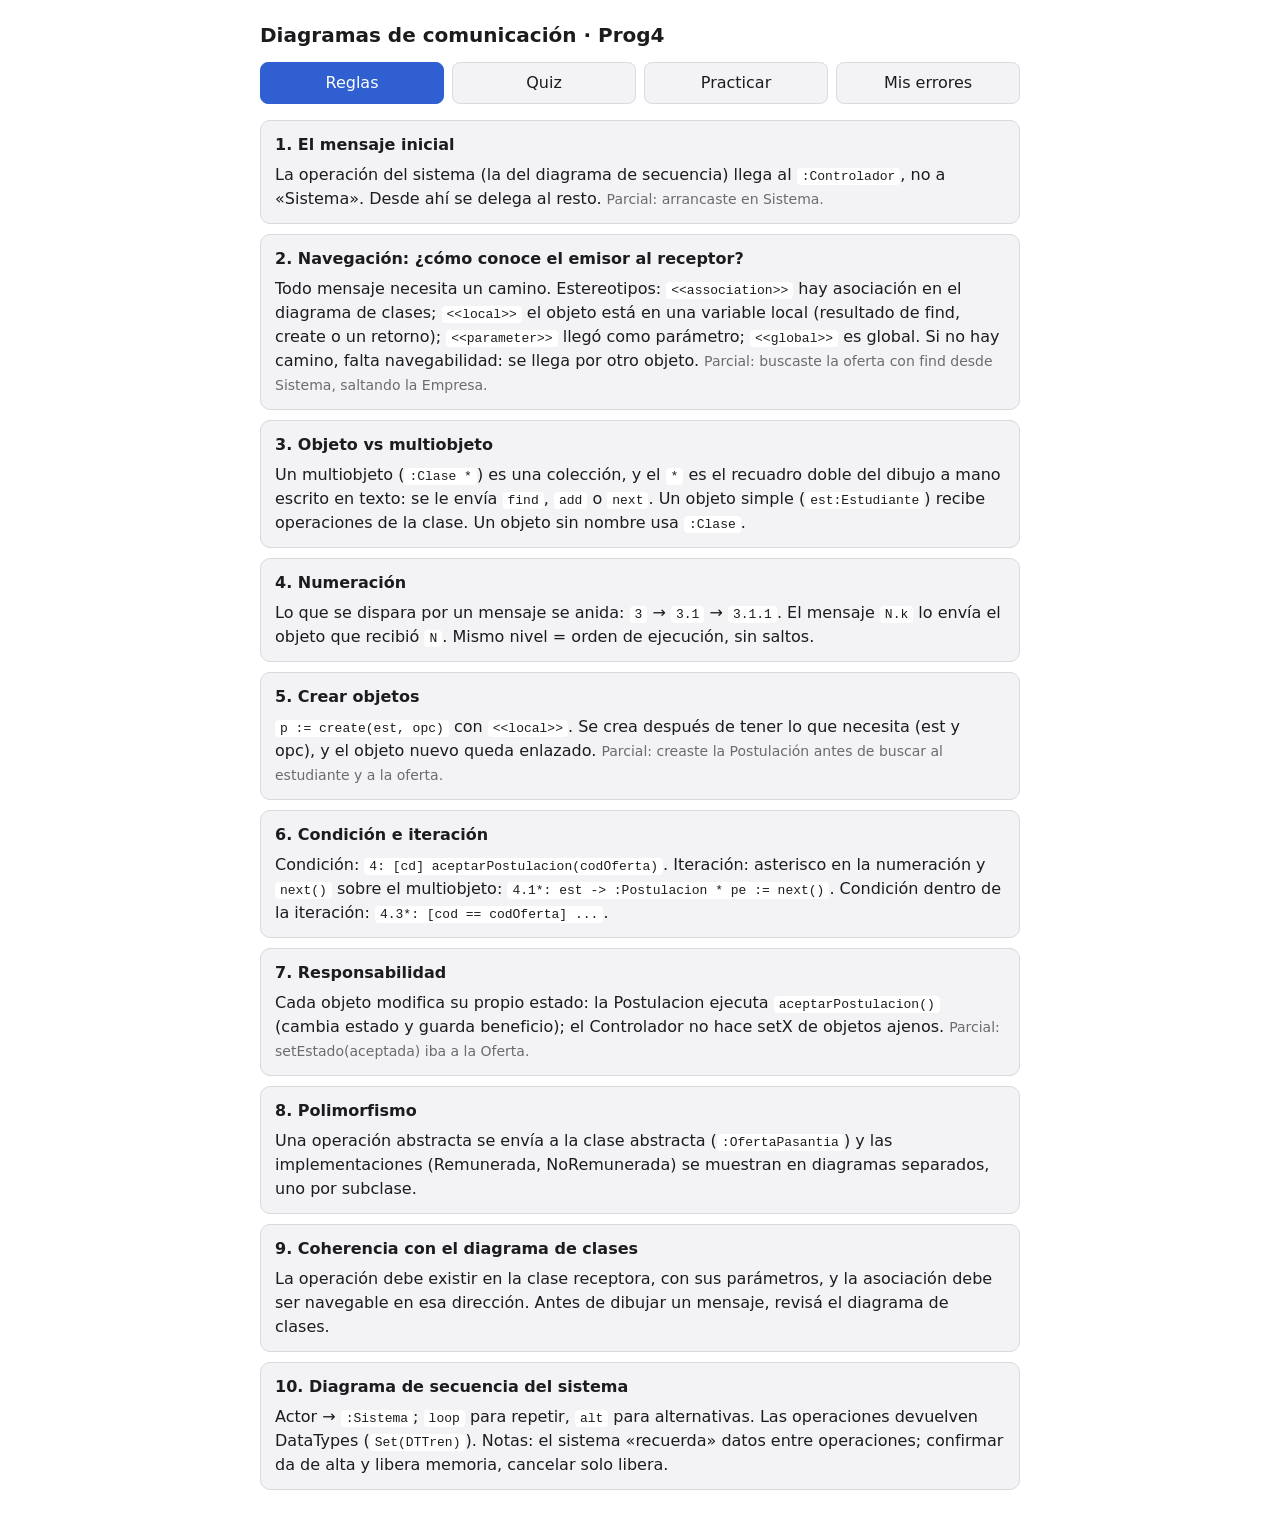
<file: estudiar/prog4.html>
<!DOCTYPE html>
<html lang="es"><head>
<meta name="robots" content="noindex,nofollow">
<!--
=====================================================================
INSTRUCTIVO PARA SEGUIR TRABAJANDO (leer esto en vez de analizar todo el codigo)
=====================================================================
QUE ES: app de un solo archivo para que Luca (UdelaR, Programacion 4) aprenda diagramas de comunicacion.
Tres pestanas: Reglas (teoria), Quiz (preguntas con dominio guardado), Practicar (armar el diagrama linea a linea).
PREFERENCIAS DE LUCA: todo en espanol; gastar los menos tokens posibles; nada de vistas previas ni rediseños;
piezas minimas tipo Duolingo (que tenga que acordarse del *, del :=, de la clase); toda la teoria accesible desde los errores;
el diagrama se dibuja mientras arma la respuesta; al fallar se muestra la correcta con las diferencias en rojo.

PUBLICACION: archivo /mnt/user-data/outputs/prog4-comunicacion.html, artefacto https://claude.ai/artifact/BEVPXgEBwZJgRh26mrWwaa
Para cambiar algo: publicar con url + file_path + edits (pares old_str/new_str). Para traerlo: action read con esa url.
Lo nuevo se inserta ANTES de la ultima linea del script: [0,1,2].forEach(i=>$("t"+i).onclick=...);tab(0);

MAPA DEL CODIGO ACTIVO (todo dentro de un unico script):
  R      reglas: [[titulo, html], ...]
  Q      quiz: [pregunta, [correcta, distractores...], explicacion]. La correcta va PRIMERA (se mezcla al mostrar). Agregar solo al final
         (el dominio se guarda por indice en localStorage "lv").
  E      ejercicios de Practicar (ver abajo). HT: pistas, HT[i][k] = pista del paso k del ejercicio i. CL: texto de clases por defecto.
  parse  lee lineas "num: origen -> destino  mensaje  <<estereotipo>>" y devuelve {L, err}. key(): identidad de un objeto (nombre o :Clase).
  pal    arma la paleta de piezas a partir de la solucion; agrega distractores fijos (clase Sistema, ops setEstado/getBeneficio, condicion [hay]).
         Si el dominio nuevo lo pide, agregar distractores propios ahi.
  vf     verifica el paso actual contra la linea exacta de la solucion y devuelve textos de error.
  TH     teoria desplegable de cada error: [[fragmentos], titulo, html]. Un fragmento debe estar contenido en el texto del error que emite vf.
         Si agregas un error nuevo en vf, agrega su entrada en TH (los especificos antes que los genericos).
  cmp    muestra tu linea y la correcta con diferencias en rojo (tk2 tokeniza el mensaje, lcs compara).
  dg     dibuja el SVG (columnas por profundidad desde :Controlador, flecha de entrada con E[ex].sig, flecha punteada = linea en armado, drf()).
  build3/draw3  interfaz de Practicar. Progreso en localStorage "pg2" (cantidad de pasos hechos por indice de ejercicio).
  CODIGO VIEJO (sin uso, se puede borrar): prac, build, draw, ctx, bank, build2, draw2, check, P, OB, MS, KP, S0, S, LN, ln, FMT, pi, ok, lineOf NO (se usa).

COMO AGREGAR UN EJERCICIO DESDE UN PDF (letra + diagrama de clases + solucion):
 1) Del PDF sacar solo tres cosas: enunciado de la operacion; diagrama de clases (clases, asociaciones con multiplicidad, operaciones con parametros);
    diagrama de comunicacion de la solucion (cada flecha). Ignorar el resto.
 2) Escribir la solucion como texto, una linea por flecha, en el orden de ejecucion:
      NUM[*]: ORIGEN -> DESTINO  MENSAJE  <<estereotipo>>
    - NUM anidado (3, 3.1, 3.1.1); un * pegado al NUM si esta dentro de un recorrido (4.1*:).
    - DESTINO multiobjeto: ":Clase *". Primera aparicion de un objeto: "nombre:Clase"; despues solo "nombre". Anonimo: ":Clase".
    - Los mensajes de primer nivel salen de :Controlador. Un N.k sale del receptor del N. El padre debe existir y los hijos ser consecutivos.
    - MENSAJE: "var := op(a, b)" si devuelve algo; "[cond] op(...)" si es condicional. Los parametros separados por ", ". Sin espacios en nombres.
    - Estereotipo: association | local | parameter | global.
    - find/next/add van a multiobjetos; create va al objeto nuevo (p := create(est, opc)).
 3) Agregar al final del arreglo E un objeto: {t:"nombre corto", en:"enunciado", sig:"op(ci, rut)", cl:"texto de clases y operaciones", exp:[], sol:`lineas`}.
    No reordenar los E existentes (el progreso guardado usa el indice). El campo cl reemplaza a CL para ese ejercicio.
 4) Agregar en HT un arreglo con una pista por linea de sol, en el mismo orden (objetivo del paso, sin revelar la respuesta).
 5) Revisar mentalmente que cada linea de sol pase parse() (formato) y que pal() ofrezca las piezas necesarias; ajustar distractores si hace falta.
 6) Publicar con edits. No hace falta tocar nada mas: botones, paleta, verificador y diagrama salen de E.
OTROS: el parcial Programacion 4 de 2026 trae Problema 1 (clases y secuencia del sistema), Problema 2 (comunicacion) y Problema 3 (C++); esta app cubre
comunicacion y reglas basicas. LIMITES: el verificador exige la solucion exacta y en el mismo orden; no acepta variantes validas.
ERRORES FRECUENTES: rec() guarda en localStorage "er" un conteo por TIPO de error (titulo de la entrada de TH), no por ejercicio.
La pestana Mis errores (errs) los lista ordenados por frecuencia con su teoria y un boton Lo supere. vf2 envuelve a vf para detectar clases
escritas sin dos puntos (Controlador en vez de :Controlador). TH.unshift agrega esa entrada primero porque TH.find devuelve la primera coincidencia.
Al sumar un tipo de error nuevo: emitirlo en vf o vf2 y agregar su entrada en TH antes de las genericas.
--><meta charset="utf-8"><title>Prog4 · Diagramas de comunicación</title>
<meta name="viewport" content="width=device-width, initial-scale=1, viewport-fit=cover">
<style>
:root{--bg:#fff;--fg:#1c1c1e;--mut:#6b6b70;--card:#f3f3f5;--ac:#2f5fd0;--ok:#1a7f45;--bad:#c0392b;--bd:#d9d9de;box-sizing:border-box;padding-top:env(safe-area-inset-top,0px);padding-bottom:env(safe-area-inset-bottom,0px)}
@media(prefers-color-scheme:dark){:root:not([data-theme="light"]){--bg:#17171a;--fg:#ececf0;--mut:#9a9aa3;--card:#232328;--ac:#7aa2ff;--ok:#4cc380;--bad:#ff7b6b;--bd:#35353c}}
:root[data-theme="dark"]{--bg:#17171a;--fg:#ececf0;--mut:#9a9aa3;--card:#232328;--ac:#7aa2ff;--ok:#4cc380;--bad:#ff7b6b;--bd:#35353c}
html{scroll-padding-top:env(safe-area-inset-top,0px)}
body{margin:0;background:var(--bg);color:var(--fg);font:16px/1.5 system-ui,-apple-system,"Segoe UI",sans-serif}
main{max-width:760px;margin:0 auto;padding:16px}
h1{font-size:20px;margin:4px 0 12px}
nav{display:flex;gap:8px;margin-bottom:16px}
button{font:inherit;cursor:pointer;border:1px solid var(--bd);background:var(--card);color:var(--fg);border-radius:8px;padding:8px 12px}
button.on{background:var(--ac);color:#fff;border-color:var(--ac)}
nav button{flex:1}
.card{background:var(--card);border:1px solid var(--bd);border-radius:10px;padding:12px 14px;margin-bottom:10px}
.card h3{margin:0 0 6px;font-size:16px}
code,pre,textarea{font-family:ui-monospace,Menlo,Consolas,monospace;font-size:13px}
code{background:var(--bg);padding:1px 5px;border-radius:4px}
pre{background:var(--bg);border:1px solid var(--bd);border-radius:8px;padding:10px;overflow-x:auto;margin:8px 0}
textarea{width:100%;min-height:230px;box-sizing:border-box;background:var(--bg);color:var(--fg);border:1px solid var(--bd);border-radius:8px;padding:10px;white-space:pre}
.opt{display:block;width:100%;text-align:left;margin:6px 0}
.opt.ok{border-color:var(--ok);background:color-mix(in srgb,var(--ok) 20%,transparent)}
.opt.no{border-color:var(--bad);background:color-mix(in srgb,var(--bad) 20%,transparent)}
.mut{color:var(--mut);font-size:14px}.ok{color:var(--ok)}.bad{color:var(--bad)}
.row{display:flex;gap:8px;flex-wrap:wrap;margin:8px 0}
.err{color:var(--bad);margin:3px 0}.good{color:var(--ok);font-weight:600}
.df{color:var(--bad);font-weight:700;text-decoration:underline}.cmp pre{margin:4px 0}
details.err summary{cursor:pointer}details.err>div{color:var(--fg);border-left:3px solid var(--bad);padding:2px 12px;margin:6px 0 10px;background:var(--bg);border-radius:0 8px 8px 0}details.err p{margin:6px 0}
.chs{display:flex;flex-wrap:wrap;gap:6px;margin:6px 0 12px}.ch{padding:6px 10px;font-size:13px;border-radius:12px;border-bottom-width:3px}.ch.sel{background:var(--ac);color:#fff;border-color:var(--ac)}
.ln{display:flex;justify-content:space-between;gap:8px;align-items:center;margin:4px 0}.ln code{overflow-x:auto;white-space:pre}.pv{min-height:1.4em}
</style></head><body><main>
<h1>Diagramas de comunicación · Prog4</h1>
<nav><button id="t0">Reglas</button><button id="t1">Quiz</button><button id="t2">Practicar</button><button id="t3">Mis errores</button></nav>
<div id="v"></div>
</main>
<script>
const R=[
["1. El mensaje inicial","La operación del sistema (la del diagrama de secuencia) llega al <code>:Controlador</code>, no a «Sistema». Desde ahí se delega al resto. <span class='mut'>Parcial: arrancaste en Sistema.</span>"],
["2. Navegación: ¿cómo conoce el emisor al receptor?","Todo mensaje necesita un camino. Estereotipos: <code>&lt;&lt;association&gt;&gt;</code> hay asociación en el diagrama de clases; <code>&lt;&lt;local&gt;&gt;</code> el objeto está en una variable local (resultado de find, create o un retorno); <code>&lt;&lt;parameter&gt;&gt;</code> llegó como parámetro; <code>&lt;&lt;global&gt;&gt;</code> es global. Si no hay camino, falta navegabilidad: se llega por otro objeto. <span class='mut'>Parcial: buscaste la oferta con find desde Sistema, saltando la Empresa.</span>"],
["3. Objeto vs multiobjeto","Un multiobjeto (<code>:Clase *</code>) es una colección, y el <code>*</code> es el recuadro doble del dibujo a mano escrito en texto: se le envía <code>find</code>, <code>add</code> o <code>next</code>. Un objeto simple (<code>est:Estudiante</code>) recibe operaciones de la clase. Un objeto sin nombre usa <code>:Clase</code>."],
["4. Numeración","Lo que se dispara por un mensaje se anida: <code>3</code> → <code>3.1</code> → <code>3.1.1</code>. El mensaje <code>N.k</code> lo envía el objeto que recibió <code>N</code>. Mismo nivel = orden de ejecución, sin saltos."],
["5. Crear objetos","<code>p := create(est, opc)</code> con <code>&lt;&lt;local&gt;&gt;</code>. Se crea después de tener lo que necesita (est y opc), y el objeto nuevo queda enlazado. <span class='mut'>Parcial: creaste la Postulación antes de buscar al estudiante y a la oferta.</span>"],
["6. Condición e iteración","Condición: <code>4: [cd] aceptarPostulacion(codOferta)</code>. Iteración: asterisco en la numeración y <code>next()</code> sobre el multiobjeto: <code>4.1*: est -&gt; :Postulacion * pe := next()</code>. Condición dentro de la iteración: <code>4.3*: [cod == codOferta] ...</code>."],
["7. Responsabilidad","Cada objeto modifica su propio estado: la Postulacion ejecuta <code>aceptarPostulacion()</code> (cambia estado y guarda beneficio); el Controlador no hace setX de objetos ajenos. <span class='mut'>Parcial: setEstado(aceptada) iba a la Oferta.</span>"],
["8. Polimorfismo","Una operación abstracta se envía a la clase abstracta (<code>:OfertaPasantia</code>) y las implementaciones (Remunerada, NoRemunerada) se muestran en diagramas separados, uno por subclase."],
["9. Coherencia con el diagrama de clases","La operación debe existir en la clase receptora, con sus parámetros, y la asociación debe ser navegable en esa dirección. Antes de dibujar un mensaje, revisá el diagrama de clases."],
["10. Diagrama de secuencia del sistema","Actor → <code>:Sistema</code>; <code>loop</code> para repetir, <code>alt</code> para alternativas. Las operaciones devuelven DataTypes (<code>Set(DTTren)</code>). Notas: el sistema «recuerda» datos entre operaciones; confirmar da de alta y libera memoria, cancelar solo libera."]
];
const Q=[
["¿A quién llega la operación del sistema (ej. postularse)?",[":Controlador","Sistema",":Estudiante","El actor"],"El Controlador recibe la operación y delega. En el parcial arrancaste desde «Sistema»."],
["El Controlador quiere la Empresa por su rut. ¿Qué mensaje y estereotipo?",["find(rut) a :Empresa * con <<association>>","obtenerEmpresa(rut) a Sistema con <<local>>","find(rut) a emp con <<local>>","create(rut) a :Empresa con <<association>>"],"find va al multiobjeto (la colección), y el Controlador llega a ella por asociación."],
["cd := cuposDisponibles(codOferta), enviado del Controlador a emp (ya obtenida con find). ¿Estereotipo?",["<<local>>","<<association>>","<<parameter>>","<<global>>"],"emp quedó en una variable local del Controlador."],
["est ejecuta generarPostulacion(opc) y luego envía agregarPostulacion(p) a opc. ¿Estereotipo de ese envío?",["<<parameter>>","<<local>>","<<association>>","<<global>>"],"opc llegó como parámetro de generarPostulacion."],
["Al mensaje 3 (a emp) le sigue un find de emp a :OfertaPasantia *. ¿Numeración?",["3.1","4","3.0","1.3"],"Lo disparado por un mensaje se anida: 3 → 3.1."],
["En postularse, ¿cuándo se crea la Postulacion?",["Después de obtener est y opc, porque create(est, opc) los necesita","Primero de todo, y después se buscan","Al final, desde Sistema","Cuando la empresa lo pide"],"El create necesita a ambos como parámetros. En el parcial lo hiciste primero."],
["¿Cómo se recorren todas las postulaciones de un estudiante?",["Numeración con * y next() sobre :Postulacion *","find(todas) a una Postulacion","getPostulaciones() a Sistema","Numerando 4.1, 4.2, 4.3"],"Iteración: 4.1*: next() sobre el multiobjeto."],
["En aceptarPostulacion, ¿quién cambia el estado a «aceptada» y guarda el beneficio?",["La propia Postulacion","OfertaPasantia con setEstado","El Controlador con setBeneficio","La Empresa"],"Cada objeto modifica su propio estado. En el parcial setEstado iba a la Oferta."],
["calcularBeneficio() es abstracta en OfertaPasantia. En el diagrama de comunicación…",["Se envía a :OfertaPasantia y se dibuja un diagrama por subclase","Se dibuja solo Remunerada","Se envía directo a Capacitacion","Se resuelve con un if en el Controlador"],"Polimorfismo: el mensaje va a la clase abstracta y cada implementación se muestra aparte."],
["El Controlador necesita un objeto al que no llega por asociación, ni es local ni parámetro. ¿Qué indica?",["Falta navegabilidad: hay que llegar por otro objeto","Se usa <<global>> igual","Se dibuja sin estereotipo","Se manda a Sistema"],"Todo emisor debe poder navegar hasta el receptor. Revisá el diagrama de clases primero."],
["¿Cómo se marca que un mensaje solo ocurre si cd es verdadero?",["Condición entre corchetes: 4: [cd] aceptarPostulacion(...)","Con * en el número","Con <<local>>","No se puede"],"La condición va entre corchetes antes del mensaje."]
];
const M={Controlador:[],Estudiante:["generarPostulacion","aceptarPostulacion"],Empresa:["obtenerOferta","cuposDisponibles"],OfertaPasantia:["agregarPostulacion","hayCupos","calcularBeneficio"],Postulacion:["getOfertaPasantiaCodigo","aceptarPostulacion","getEstado"]};
const CL="Controlador -> Estudiante *, Empresa *\nEmpresa -> OfertaPasantia *\nEstudiante <-> Postulacion *\nPostulacion <-> OfertaPasantia (1)\nOfertaPasantia (abstracta): Remunerada, NoRemunerada\n\nOperaciones:\nEstudiante: generarPostulacion(opc), aceptarPostulacion(cod)\nEmpresa: obtenerOferta(cod), cuposDisponibles(cod)\nOfertaPasantia: agregarPostulacion(p), hayCupos(), calcularBeneficio()\nPostulacion: getOfertaPasantiaCodigo(), aceptarPostulacion(), getEstado()";
const E=[
{t:"postularse",en:"postularse(ci, rut, codOferta): el estudiante se postula a una oferta de una empresa. Se crea una Postulacion pendiente enlazada al estudiante y a la oferta.",
exp:[["Estudiante.find","association"],["Empresa.find","association"],["Empresa.obtenerOferta","local"],["OfertaPasantia.find","association"],["Estudiante.generarPostulacion","local"],["Postulacion.create","local"],["OfertaPasantia.agregarPostulacion","parameter"],["Postulacion.add","association"]],
sol:`1:     :Controlador -> :Estudiante *    est := find(ci)                   <<association>>
2:     :Controlador -> :Empresa *       emp := find(rut)                  <<association>>
3:     :Controlador -> emp:Empresa      opc := obtenerOferta(codOferta)   <<local>>
3.1:   emp -> :OfertaPasantia *         op := find(codOferta)             <<association>>
4:     :Controlador -> est:Estudiante   generarPostulacion(opc)           <<local>>
4.1:   est -> p:Postulacion              p := create(est, opc)             <<local>>
4.2:   est -> opc:OfertaPasantia         agregarPostulacion(p)             <<parameter>>
4.2.1: opc -> :Postulacion *             add(p)                            <<association>>
4.3:   est -> :Postulacion *             add(p)                            <<association>>`},
{t:"aceptarPostulacion",en:"aceptarPostulacion(ci, rut, codOferta): solo si la oferta tiene cupos, el estudiante acepta su postulación a esa oferta. Se cambia el estado y se guarda el beneficio, calculado según el tipo de oferta.",
exp:[["Estudiante.find","association"],["Empresa.find","association"],["Empresa.cuposDisponibles","local"],["OfertaPasantia.find","association"],["OfertaPasantia.hayCupos","local"],["Estudiante.aceptarPostulacion","local"],["Postulacion.next","association"],["Postulacion.getOfertaPasantiaCodigo","local"],["Postulacion.aceptarPostulacion","local"],["OfertaPasantia.calcularBeneficio","association"]],
sol:`1:      :Controlador -> :Estudiante *   est := find(ci)                      <<association>>
2:      :Controlador -> :Empresa *      emp := find(rut)                     <<association>>
3:      :Controlador -> emp:Empresa     cd := cuposDisponibles(codOferta)    <<local>>
3.1:    emp -> :OfertaPasantia *        opc := find(codOferta)               <<association>>
3.2:    emp -> opc:OfertaPasantia       hay := hayCupos()                    <<local>>
3.2.1*: opc -> :Postulacion *           p := next()                          <<association>>
3.2.2*: opc -> p:Postulacion            e := getEstado()                     <<local>>
4:      :Controlador -> est:Estudiante  [cd] aceptarPostulacion(codOferta)   <<local>>
4.1*:   est -> :Postulacion *           pe := next()                         <<association>>
4.2*:   est -> pe:Postulacion           cod := getOfertaPasantiaCodigo()     <<local>>
4.3*:   est -> pec:Postulacion          [cod == codOferta] aceptarPostulacion()  <<local>>
4.3.1:  pec -> :OfertaPasantia          b := calcularBeneficio()             <<association>>`}
];
const FMT="# formato: num: origen -> destino  mensaje  <<estereotipo>>\n# multiobjeto: :Clase *   iteración: 4.1*:   condición: [cond]\n";
const $=id=>document.getElementById(id),v=$("v");
const ld=(k,d)=>{try{return JSON.parse(localStorage.getItem(k))||d}catch(e){return d}};
const sv=(k,x)=>{try{localStorage.setItem(k,JSON.stringify(x))}catch(e){}};
function tab(i){[0,1,2,3].forEach(j=>$("t"+j).className=j==i?"on":"");[rules,quiz,build3,errs][i]()}
function rules(){v.innerHTML=R.map(r=>`<div class="card"><h3>${r[0]}</h3>${r[1]}</div>`).join("")}
let lv=ld("lv",{}),cur;
function quiz(){const done=Q.filter((_,i)=>(lv[i]||0)>=2).length;
const w=Q.map((_,i)=>1/(1+(lv[i]||0)*2)),s=w.reduce((a,b)=>a+b);let r=Math.random()*s,i=0;while(r>w[i]){r-=w[i];i++}
if(i==cur&&Q.length>1)i=(i+1)%Q.length;cur=i;const q=Q[i];
const o=q[1].map((t,k)=>[t,k]).sort(()=>Math.random()-.5);
v.innerHTML=`<p class="mut">Dominadas: ${done}/${Q.length} (2 aciertos seguidos). Las que fallás aparecen más.</p><div class="card"><h3>${q[0]}</h3>${o.map(([t,k])=>`<button class="opt" data-k="${k}">${t.replace(/</g,"&lt;")}</button>`).join("")}<div id="fb"></div></div>`;
v.querySelectorAll(".opt").forEach(b=>b.onclick=()=>{const k=+b.dataset.k,okk=k==0;
v.querySelectorAll(".opt").forEach(x=>{x.disabled=true;if(x.dataset.k==0)x.classList.add("ok")});if(!okk)b.classList.add("no");
lv[i]=okk?(lv[i]||0)+1:0;sv("lv",lv);
$("fb").innerHTML=`<p class="${okk?"ok":"bad"}"><b>${okk?"Correcto.":"No."}</b> ${q[2]}</p><button id="nx">Siguiente</button>`;$("nx").onclick=quiz})}
let ex=0;
function prac(){const e=E[ex];
v.innerHTML=`<div class="row">${E.map((x,i)=>`<button class="${i==ex?"on":""}" data-i="${i}">${x.t}</button>`).join("")}</div>
<div class="card"><p>${e.en}</p><pre>${CL}</pre><p class="mut">Hacelo primero en papel, después pasalo acá.</p>
<textarea id="ta" spellcheck="false">${FMT}</textarea>
<div class="row"><button id="vd" class="on">Validar</button><button id="sl">Ver solución</button></div><div id="out"></div></div>`;
v.querySelectorAll("[data-i]").forEach(b=>b.onclick=()=>{ex=+b.dataset.i;prac()});
$("vd").onclick=()=>{const p=parse($("ta").value),r=p.err.concat(p.L.length?check(p.L,e):["No hay mensajes."]);
$("out").innerHTML=r.length?r.map(x=>`<div class="err">• ${x.replace(/</g,"&lt;")}</div>`).join(""):`<div class="good">Sin errores. Compará igual con la solución.</div>`};
$("sl").onclick=()=>{const p=document.createElement("pre");p.textContent=e.sol;$("out").innerHTML="";$("out").appendChild(p)}}
function parse(t){const L=[],err=[];t.split("\n").forEach((raw,i)=>{const s=raw.trim();if(!s||s[0]=="#")return;
const p=s.split("->");if(p.length!=2){err.push(`Línea ${i+1}: falta "->" (origen -> destino).`);return}
const l=p[0].match(/^(\d+(?:\.\d+)*)(\*)?:\s*(\S+)\s*$/),r=p[1].trim().match(/^(\S+)\s+(\*\s+)?(.+?)\s*<<(\w+)>>\s*$/);
if(!l||!r){err.push(`Línea ${i+1}: formato inválido. Ej: 1: :Controlador -> :Estudiante *  est := find(ci)  <<association>>`);return}
let d=r[1],m=!!r[2]||d.endsWith("*");d=d.replace(/\*$/,"");
L.push({n:l[1],it:!!l[2],o:l[3],d,m,msg:r[3],st:r[4]})});return{L,err}}
const key=t=>{const[a,b]=t.split(":");return b===undefined?a:(a||":"+b)};
function check(L,e){const out=[],C={},N=new Map(),ST=["association","local","parameter","global"],G=["find","add","next"];
const cl=t=>{if(t.includes(":")){const[a,b]=t.split(":");if(a)C[a]=b;return b}return C[t]};
L.forEach(x=>{x.oc=cl(x.o);x.dc=cl(x.d);x.me=(x.msg.match(/(\w+)\(/)||[])[1];N.set(x.n,x)});
const ch={};
L.forEach(x=>{const ps=x.n.split("."),last=+ps.pop(),par=ps.join(".");(ch[par]=ch[par]||[]).push(last);
if(!par){if(key(x.o)!=":Controlador")out.push(`${x.n}: el mensaje inicial debe salir de :Controlador (sale de ${x.o}).`)}
else{const p=N.get(par);if(!p)out.push(`${x.n}: no existe el mensaje ${par} del que cuelga.`);else if(key(p.d)!=key(x.o))out.push(`${x.n}: lo debe enviar el receptor de ${par} (${p.d}), pero sale de ${x.o}.`)}
if(!ST.includes(x.st))out.push(`${x.n}: estereotipo «${x.st}» inválido. Usá ${ST.join(", ")}.`);
if(!x.me){out.push(`${x.n}: el mensaje no tiene forma operacion(...).`);return}
const g=G.includes(x.me);
if(g&&!x.m)out.push(`${x.n}: ${x.me}() se envía a un multiobjeto (:Clase *).`);
if(x.m&&!g)out.push(`${x.n}: a un multiobjeto solo se le envía find, add o next.`);
if(!x.dc||!M[x.dc])out.push(`${x.n}: clase destino desconocida (${x.d}).`);
else if(x.me!="create"&&!g&&!M[x.dc].includes(x.me))out.push(`${x.n}: ${x.dc} no tiene la operación ${x.me}() en el diagrama de clases.`)});
Object.entries(ch).forEach(([p,a])=>{a.sort((x,y)=>x-y);for(let i=0;i<a.length;i++)if(a[i]!=i+1){out.push(`Numeración: bajo ${p||"el nivel raíz"} falta ${p?p+".":""}${i+1}.`);break}});
e.exp.forEach(([tag,st])=>{const f=L.filter(x=>x.dc+"."+x.me==tag);if(!f.length)out.push(`Falta un mensaje ${tag}().`);else if(!f.some(x=>x.st==st))out.push(`${tag}(): se esperaba <<${st}>>.`)});
return out}
const OB=[":Controlador",":Estudiante *",":Empresa *",":OfertaPasantia *",":Postulacion *","est:Estudiante","emp:Empresa","opc:OfertaPasantia","p:Postulacion","pe:Postulacion","pec:Postulacion",":OfertaPasantia","est","emp","opc","p","pe","pec"];
const MS=[["est := find(ci)","emp := find(rut)","opc := obtenerOferta(codOferta)","op := find(codOferta)","generarPostulacion(opc)","p := create(est, opc)","agregarPostulacion(p)","add(p)","setEstado(pendiente)","obtenerEmpresa(rut)"],["est := find(ci)","emp := find(rut)","cd := cuposDisponibles(codOferta)","opc := find(codOferta)","hay := hayCupos()","p := next()","e := getEstado()","[cd] aceptarPostulacion(codOferta)","pe := next()","cod := getOfertaPasantiaCodigo()","[cod == codOferta] aceptarPostulacion()","b := calcularBeneficio()","setEstado(aceptada)","setBeneficio(b)"]];
const SB=["association","local","parameter","global"],KP=["1","2","3","4",".","*"],esc=t=>t.replace(/</g,"&lt;").replace(/"/g,"&quot;"),S0=()=>({n:"",o:"",d:"",m:"",s:""});
let S=S0(),LN=[],fb="";
const ln=x=>`${x.n}: ${x.o} -> ${x.d}  ${x.m}  <<${x.s}>>`;
function build(){v.onclick=ev=>{const b=ev.target.closest("button");if(!b||!b.closest("#bd"))return;const a=b.dataset.a,t=b.dataset.t;
if(a=="ex"){ex=+b.dataset.i;LN=[];S=S0();fb=""}
else if(a=="n")S.n+=t;else if(a=="bs")S.n=S.n.slice(0,-1);
else if("odms".includes(a))S[a]=S[a]==t?"":t;
else if(a=="add"){if(S.n&&S.o&&S.d&&S.m&&S.s){LN.push({n:S.n,o:S.o.replace(/ \*$/,""),d:S.d,m:S.m,s:S.s});S=S0();fb=""}}
else if(a=="del")LN.splice(+b.dataset.i,1);
else if(a=="chk"){const p=parse(LN.map(ln).join("\n")),r=p.err.concat(p.L.length?check(p.L,E[ex]):["Todavía no agregaste mensajes."]);fb=r.length?r.map(x=>`<div class="err">• ${esc(x)}</div>`).join(""):`<div class="good">¡Sin errores! Compará igual con la solución.</div>`}
else if(a=="sol")fb=`<pre>${esc(E[ex].sol)}</pre>`;
draw()};draw()}
function draw(){const e=E[ex],ch=(k,a)=>`<div class="chs">${a.map(t=>`<button class="ch${S[k]==t?" sel":""}" data-a="${k}" data-t="${esc(t)}">${esc(t)}</button>`).join("")}</div>`;
const u=x=>x||"__";
v.innerHTML=`<div id="bd"><div class="row">${E.map((x,i)=>`<button class="${i==ex?"on":""}" data-a="ex" data-i="${i}">${x.t}</button>`).join("")}</div>
<div class="card"><p>${e.en}</p><details><summary>Diagrama de clases</summary><pre>${CL}</pre></details></div>
<div class="card"><div class="mut">Armá cada mensaje tocando las piezas (tocá de nuevo para sacarla):</div><pre class="pv">${esc(`${u(S.n)}: ${u(S.o)} -> ${u(S.d)}  ${u(S.m)}  <<${u(S.s)}>>`)}</pre>
<b class="mut">Número</b><div class="chs">${KP.map(t=>`<button class="ch" data-a="n" data-t="${t}">${t}</button>`).join("")}<button class="ch" data-a="bs">⌫</button></div>
<b class="mut">Origen</b>${ch("o",OB.filter(t=>!t.endsWith(" *")))}
<b class="mut">Destino</b>${ch("d",OB)}
<b class="mut">Mensaje</b>${ch("m",MS[ex])}
<b class="mut">Estereotipo</b>${ch("s",SB)}
<button class="on" data-a="add">Agregar mensaje</button></div>
<div class="card"><b>Tu diagrama</b>${LN.map((x,i)=>`<div class="ln"><code>${esc(ln(x))}</code><button data-a="del" data-i="${i}">×</button></div>`).join("")||"<p class='mut'>Todavía vacío.</p>"}
<div class="row"><button class="on" data-a="chk">Comprobar</button><button data-a="sol">Ver solución</button></div>${fb}</div></div>`}
const P=[[{t:"Estudiante y empresa",en:"Obtené al estudiante (ci) y a la empresa (rut) desde el Controlador.",n:["1","2"],exp:[["Estudiante.find","association"],["Empresa.find","association"]]},
{t:"La oferta",en:"Pedile la oferta a la empresa por su código.",n:["3","3.1"],exp:[["Empresa.obtenerOferta","local"],["OfertaPasantia.find","association"]]},
{t:"Crear postulación",en:"El estudiante genera la postulación para la oferta.",n:["4","4.1"],exp:[["Estudiante.generarPostulacion","local"],["Postulacion.create","local"]]},
{t:"Enlazar",en:"Agregá la postulación a la oferta y al estudiante.",n:["4.2","4.2.1","4.3"],exp:[["OfertaPasantia.agregarPostulacion","parameter"],["Postulacion.add","association"]]}],
[{t:"Estudiante y empresa",en:"Obtené al estudiante (ci) y a la empresa (rut) desde el Controlador.",n:["1","2"],exp:[["Estudiante.find","association"],["Empresa.find","association"]]},
{t:"Verificar cupos",en:"El Controlador le pide a la empresa los cupos disponibles; la empresa busca la oferta y le pregunta si hay cupos.",n:["3","3.1","3.2"],exp:[["Empresa.cuposDisponibles","local"],["OfertaPasantia.find","association"],["OfertaPasantia.hayCupos","local"]]},
{t:"Contar aceptadas",en:"Dentro de hayCupos, la oferta recorre sus postulaciones y consulta el estado de cada una.",n:["3.2.1*","3.2.2*"],exp:[["Postulacion.next","association"],["Postulacion.getEstado","local"]]},
{t:"Buscar postulación",en:"Si hay cupos, el Controlador delega al estudiante, que recorre sus postulaciones y obtiene el código de oferta de cada una.",n:["4","4.1*","4.2*"],exp:[["Estudiante.aceptarPostulacion","local"],["Postulacion.next","association"],["Postulacion.getOfertaPasantiaCodigo","local"]]},
{t:"Aceptar y beneficio",en:"En la postulación de esa oferta: se acepta y se calcula el beneficio según el tipo de oferta.",n:["4.3*","4.3.1"],exp:[["Postulacion.aceptarPostulacion","local"],["OfertaPasantia.calcularBeneficio","association"]]}]];
const NL=String.fromCharCode(10),h=s=>[...s].reduce((x,c)=>(x*31+c.charCodeAt(0))|0,7),sr=a=>[...new Set(a)].sort((x,y)=>h(x)-h(y)),sh=t=>{const a=t.split(":")[0];return t.includes(":")&&a?a:t},nk=x=>x.n+(x.it?"*":""),tk=x=>x.d+(x.m?" *":""),lineOf=x=>`${nk(x)}: ${x.o} -> ${tk(x)}  ${x.msg}  <<${x.st}>>`;
let pi=0,ok=ld("ok",{});
function ctx(){const ps=P[ex],p=ps[pi],all=parse(E[ex].sol).L,bf=ps.slice(0,pi).flatMap(q=>q.n);return{p,all,mine:all.filter(x=>p.n.includes(nk(x))),given:all.filter(x=>bf.includes(nk(x)))}}
function bank(c){const{all,mine,given}=c,mn=new Set(mine.map(nk));
let ob=[...new Set([...mine.flatMap(x=>[x.o,tk(x)]),...given.flatMap(x=>[sh(x.o),sh(tk(x))]),":Controlador"])];
ob=sr(ob.concat(sr(OB.filter(t=>!ob.includes(t)&&!ob.includes(sh(t)))).slice(0,2)));
const ms=[...new Set(mine.map(x=>x.msg))],mb=sr(ms.concat(sr(MS[ex].filter(t=>!ms.includes(t))).slice(0,3)));
const nb=[...new Set(mine.map(nk))].concat(sr(all.map(nk).filter(n=>!mn.has(n))).slice(0,2)).sort((a,b)=>a.localeCompare(b,undefined,{numeric:true}));
return{ob,mb,nb}}
function build2(){v.onclick=ev=>{const b=ev.target.closest("button");if(!b||!b.closest("#bd"))return;const a=b.dataset.a,t=b.dataset.t,rs=()=>{LN=[];S=S0();fb=""};
if(a=="ex"){ex=+b.dataset.i;pi=0;rs()}
else if(a=="pt"){pi=+b.dataset.i;rs()}
else if(a=="nx"){pi++;rs()}
else if(a.length==1&&"nodms".includes(a))S[a]=S[a]==t?"":t;
else if(a=="add"){if(S.n&&S.o&&S.d&&S.m&&S.s){LN.push({n:S.n,o:S.o.replace(/ [*]$/,""),d:S.d,m:S.m,s:S.s});S=S0();fb=""}}
else if(a=="del")LN.splice(+b.dataset.i,1);
else if(a=="sol")fb=`<pre>${esc(ctx().mine.map(lineOf).join(NL))}</pre>`;
else if(a=="chk"){const c=ctx(),p=parse(c.given.map(lineOf).concat(LN.map(ln)).join(NL)),u=p.L.slice(c.given.length),r=p.err.concat(LN.length?check(p.L,{exp:[]}):["Todavía no agregaste mensajes."]);
if(LN.length)c.p.exp.forEach(([tag,st])=>{const f=u.filter(x=>x.dc+"."+x.me==tag);if(!f.length)r.push(`Falta un mensaje ${tag}().`);else if(!f.some(x=>x.st==st))r.push(`${tag}(): se esperaba <<${st}>>.`)});
if(r.length)fb=r.map(x=>`<div class="err">• ${esc(x)}</div>`).join("");else{ok[ex+"-"+pi]=1;sv("ok",ok);fb=`<div class="good">¡Parte completa!</div>`+(pi<P[ex].length-1?`<button class="on" data-a="nx">Siguiente parte</button>`:"")}}
draw2()};draw2()}
const nl=x=>({n:x.n.replace("*",""),it:x.n.includes("*"),o:x.o,d:x.d.replace(/ [*]$/,""),m:/ [*]$/.test(x.d),msg:x.m,st:x.s,u:1});
function dg(G,L,D){const Ls=G.concat(L.map(nl)).concat(D?[D]:[]),C={},dep={":Controlador":0},lab={":Controlador":":Controlador"},par={},last={":Controlador":":Controlador"},OX=[],DX=[],cl=t=>{if(t.includes(":")){const[a,b]=t.split(":");if(a)C[a]=b;return b}return C[t]};
let bn=0;const mk=(t,s)=>(t.includes(":")?t:(C[t]?t+":"+C[t]:t))+(s?" *":"");
Ls.forEach((x,i)=>{cl(x.o);cl(x.d);const ko=key(x.o),kd=key(x.d)+(x.m?"*":"");let o=last[ko]||last[ko+"*"];if(!o){o=last[ko]="b"+(++bn);lab[o]=mk(x.o,0);dep[o]=0}
OX[i]=o;if(ko==key(x.d)&&!x.m){DX[i]=o;return}
const d="b"+(++bn);lab[d]=mk(x.d,x.m);dep[d]=dep[o]+1;par[d]=o;last[kd]=d;DX[i]=d});
const ids=Object.keys(lab),cc={},Q={},W=140,H=34,cnt={};
const occ={};ids.forEach(k=>{const c=dep[k]||0;let r=par[k]&&Q[par[k]]?Q[par[k]].r:0;occ[c]=occ[c]||{};while(occ[c][r])r++;occ[c][r]=1;Q[k]={x:210+c*190,y:10+r*64,r}});
const mx=Math.max(...ids.map(k=>Q[k].x))+160,my=Math.max(...ids.map(k=>Q[k].y))+54;
let s=`<svg width="${mx}" height="${my}" style="font:11px system-ui;color:var(--fg)"><defs><marker id="ar" viewBox="0 0 10 10" refX="9" refY="5" markerWidth="7" markerHeight="7" orient="auto-start-reverse"><path d="M0 0L10 5L0 10z" fill="currentColor"/></marker></defs>`;
ids.forEach(k=>{const p=Q[k];s+=(k.endsWith("*")?`<rect x="${p.x+5}" y="${p.y-5}" width="${W}" height="${H}" rx="4" fill="var(--card)" stroke="var(--mut)"/>`:"")+`<rect x="${p.x}" y="${p.y}" width="${W}" height="${H}" rx="4" fill="var(--card)" stroke="var(--fg)"/><text x="${p.x+W/2}" y="${p.y+21}" text-anchor="middle" fill="var(--fg)" text-decoration="underline">${esc(lab[k])}</text>`});
const q0=Q[":Controlador"];s+=`<line x1="10" y1="${q0.y+H/2}" x2="${q0.x}" y2="${q0.y+H/2}" stroke="var(--fg)" stroke-width="1.5" marker-end="url(#ar)"/><text x="110" y="${q0.y+H/2-6}" text-anchor="middle" fill="var(--fg)" style="paint-order:stroke;stroke:var(--bg);stroke-width:3px">${esc(E[ex].sig)}</text><text x="110" y="${q0.y+H/2+14}" text-anchor="middle" fill="var(--mut)" style="font-size:10px">operación del sistema</text>`;
const cp=(cx,cy,tx,ty)=>{const u=tx-cx,w=ty-cy,t=Math.min(u?W/2/Math.abs(u):1e9,w?H/2/Math.abs(w):1e9);return[cx+u*t,cy+w*t]};
Ls.forEach((x,j)=>{const a=Q[OX[j]],b=Q[DX[j]];if(!a||!b||a===b)return;
const pk=[OX[j],DX[j]].sort().join(">"),i=cnt[pk]=(cnt[pk]||0)+1,ax=a.x+W/2,ay=a.y+H/2,bx=b.x+W/2,by=b.y+H/2,dx=bx-ax,dy=by-ay,l=Math.hypot(dx,dy)||1,nx=-dy/l*(i-1)*14,ny=dx/l*(i-1)*14,f=cp(ax+nx,ay+ny,bx+nx,by+ny),g=cp(bx+nx,by+ny,ax+nx,ay+ny),col=x.u?"var(--ac)":"var(--mut)",t=`${x.n}${x.it?"*":""}: ${x.msg}`;
s+=`<line x1="${f[0]}" y1="${f[1]}" x2="${g[0]}" y2="${g[1]}" stroke="${col}" stroke-width="1.5"${x.dr?' stroke-dasharray="5 3"':''} marker-end="url(#ar)"/><text x="${(f[0]+g[0])/2}" y="${(f[1]+g[1])/2-3}" text-anchor="middle" fill="${col}" style="paint-order:stroke;stroke:var(--bg);stroke-width:3px">${esc(t.length>40?t.slice(0,39)+"…":t)}<tspan x="${(f[0]+g[0])/2}" dy="12">«${x.st}»</tspan></text>`});
return s+"</svg>"}
function draw2(){const e=E[ex],c=ctx(),{p,given}=c,B=bank(c),u=x=>x||"__",
ch=(k,a)=>`<div class="chs">${a.map(t=>`<button class="ch${S[k]==t?" sel":""}" data-a="${k}" data-t="${esc(t)}">${esc(t)}</button>`).join("")}</div>`;
v.innerHTML=`<div id="bd"><div class="row">${E.map((x,i)=>`<button class="${i==ex?"on":""}" data-a="ex" data-i="${i}">${x.t}</button>`).join("")}</div>
<details class="card"><summary>Enunciado y diagrama de clases</summary><p>${e.en}</p><pre>${CL}</pre></details>
<div class="row">${P[ex].map((q,i)=>`<button class="${i==pi?"on":""}" data-a="pt" data-i="${i}">${ok[ex+"-"+i]?"✓ ":""}${i+1}. ${q.t}</button>`).join("")}</div>
<div class="card"><p><b>Parte ${pi+1}/${P[ex].length}:</b> ${p.en}</p>${given.length?`<div class="mut">Ya hecho:</div><pre>${esc(given.map(lineOf).join(NL))}</pre>`:""}
<pre class="pv">${esc(`${u(S.n)}: ${u(S.o)} -> ${u(S.d)}  ${u(S.m)}  <<${u(S.s)}>>`)}</pre>
<b class="mut">Número</b>${ch("n",B.nb)}<b class="mut">Origen</b>${ch("o",B.ob.filter(t=>!t.endsWith(" *")))}<b class="mut">Destino</b>${ch("d",B.ob)}<b class="mut">Mensaje</b>${ch("m",B.mb)}<b class="mut">Estereotipo</b>${ch("s",SB)}
<button class="on" data-a="add">Agregar mensaje</button></div>
<div class="card"><b>Diagrama</b><div style="overflow-x:auto">${dg(given,LN)}</div></div>
<div class="card"><b>Tu parte</b>${LN.map((x,i)=>`<div class="ln"><code>${esc(ln(x))}</code><button data-a="del" data-i="${i}">×</button></div>`).join("")||"<p class='mut'>Todavía vacío.</p>"}
<div class="row"><button class="on" data-a="chk">Comprobar</button><button data-a="sol">Ver solución</button></div>${fb}</div></div>`}
const HT=[["Obtené al estudiante a partir de su cédula (ci).","Obtené la empresa a partir de su rut.","Pedile a la empresa la oferta por su código; guardala en opc.","Para eso, la empresa la busca en su colección de ofertas.","Pedile al estudiante que genere la postulación para opc.","El estudiante crea la postulación p, pasándose a sí mismo y a la oferta.","El estudiante le avisa a la oferta que tiene una nueva postulación.","La oferta agrega la postulación a su colección.","El estudiante también agrega la postulación a su colección."],
["Obtené al estudiante a partir de su cédula (ci).","Obtené la empresa a partir de su rut.","Pedile a la empresa los cupos disponibles de la oferta (guardá el resultado en cd).","La empresa busca la oferta en su colección.","La empresa le pregunta a la oferta si hay cupos.","Para contar las aceptadas, la oferta recorre su colección de postulaciones.","Por cada postulación p, consulta su estado.","Si hay cupos, pedile al estudiante que acepte la postulación de esa oferta.","El estudiante recorre su colección de postulaciones.","De cada postulación pe, obtiene el código de su oferta.","Si el código coincide con codOferta, esa postulación se acepta.","La postulación calcula su beneficio preguntándole a su oferta."]];
const SL0=()=>({n:"",o:[],d:[],m:[],s:""}),fm=t=>{let o="";t.forEach(k=>{o+=k==":="?" := ":(k==","?", ":(k[0]=="["?k+" ":k))});return o.trim()},fo=t=>t.join("").replace(/[*]$/," *"),
pm=m=>{const s=m.split(" ").join(""),c=s[0]=="["?s.slice(0,s.indexOf("]")+1):"",t=s.slice(c.length),i=t.indexOf(":="),u=t.slice(i>=0?i+2:0),j=u.indexOf("(");return{c,r:i>=0?t.slice(0,i):"",o:u.slice(0,j),a:u.slice(j+1,u.lastIndexOf(")"))}};
let SL=SL0(),AC="n",F3="",pg=ld("pg2",{});
function pal(){const L=parse(E[ex].sol).L,nm=new Set(),cs=new Set(["Sistema"]),vr=new Set(),op=new Set(["setEstado","getBeneficio"]),pr=new Set(),cd=new Set(["[hay]"]);
L.forEach(x=>{[x.o,x.d].forEach(t=>{if(t.includes(":")){const a=t.split(":")[0];if(a)nm.add(a);cs.add(t.split(":")[1])}else nm.add(t)});
const c=x.msg[0]=="["?x.msg.slice(0,x.msg.indexOf("]")+1):"";if(c)cd.add(c);
const q=pm(x.msg);if(q.r)vr.add(q.r);op.add(q.o);q.a.split(",").forEach(a=>{if(a)pr.add(a)})});
return{nm:sr([...nm]),cs:sr([...cs]),vr:sr([...vr]),op:sr([...op]),pr:sr([...pr]),cd:sr([...cd])}}
const chp=(t)=>`<button class="ch" data-a="p" data-t="${esc(t)}">${esc(t)}</button>`,grp=(n,a)=>a.length?`<div class="mut">${n}</div><div class="chs">${a.map(chp).join("")}</div>`:"";
function pv(A,p){if(A=="n")return grp("Numeración",["1","2","3","4",".","*"]);
if(A=="o"||A=="d")return grp("Nombres",p.nm)+grp("Clases",p.cs)+grp("Símbolos",[":","*"]);
if(A=="m")return grp("Variables",p.vr)+grp("Operaciones",p.op)+grp("Parámetros",p.pr)+grp("Condición",p.cd)+grp("Símbolos",[":=","(",")",","]);
return grp("Estereotipo",SB)}
function vf(x,sl,c){const r=[],kn=new Set([":Controlador",...sl.slice(0,c).flatMap(y=>[key(y.o),key(y.d)])]),n=SL.n,ot=fo(SL.o).split(" *").join(""),dr=fo(SL.d),dm=dr.endsWith(" *"),dt=dr.split(" *").join(""),cl=t=>t.split(":")[1]||"";
if(n!=nk(x))r.push(n.split("*").join("")==x.n?"Número: revisá la iteración (*).":"Número: revisá la numeración; recordá de qué mensaje cuelga.");
if(!ot)r.push("Falta el origen.");else if(key(ot)!=key(x.o))r.push("Origen: no es el objeto que envía este mensaje.");
if(!dt)r.push("Falta el destino.");else if(key(dt)!=key(x.d))r.push(cl(dt)&&cl(dt)==cl(x.d)?"Destino: es el objeto correcto, pero el nombre no coincide con el que se usa después.":"Destino: no es el objeto que recibe este mensaje.");
else if(dm!=x.m)r.push(x.m?"Destino: es una colección, falta marcarlo como multiobjeto (*).":"Destino: no es una colección, sobra el *.");
else if(!dt.includes(":")&&!kn.has(key(dt)))r.push("Destino: primera aparición, indicá nombre:Clase.");
const m=fm(SL.m);
if(!m)r.push("Falta el mensaje.");else{const a=pm(m),b=pm(x.msg);
if(a.c!=b.c)r.push(!b.c?"Mensaje: sobra la condición.":!a.c?"Mensaje: falta la condición.":"Mensaje: revisá la condición.");
if(a.r!=b.r)r.push(!b.r?"Mensaje: no guarda ningún resultado.":!a.r?"Mensaje: falta guardar el resultado en una variable (:=).":"Mensaje: revisá la variable de retorno.");
if(a.o!=b.o)r.push("Mensaje: la operación no es la correcta.");else if(a.a!=b.a)r.push("Mensaje: revisá los parámetros.")}
if(SL.s!=x.st)r.push(SL.s?"Estereotipo: pensá cómo conoce el emisor al receptor.":"Falta el estereotipo.");
return r}
const adv=()=>{pg[ex]=(pg[ex]||0)+1;sv("pg2",pg);SL=SL0();AC="n";F3=""};
function build3(){v.onclick=ev=>{const b=ev.target.closest("button");if(!b||!b.closest("#bd"))return;const a=b.dataset.a,t=b.dataset.t;
if(a=="ex"){ex=+b.dataset.i;SL=SL0();AC="n";F3=""}
else if(a=="act")AC=t;
else if(a=="p"){if(AC=="n")SL.n+=t;else if(AC=="s")SL.s=t;else SL[AC].push(t)}
else if(a=="bs"){if(AC=="n")SL.n=SL.n.slice(0,-1);else if(AC=="s")SL.s="";else SL[AC].pop()}
else if(a=="clr"){SL=SL0();AC="n";F3=""}
else if(a=="rst"){pg[ex]=0;sv("pg2",pg);SL=SL0();AC="n";F3=""}
else if(a=="rev")adv();
else if(a=="chk"){const sl=parse(E[ex].sol).L,c=pg[ex]||0,r=vf2(sl[c],sl,c);if(r.length){rec(r);F3=cmp(sl[c],sl,c)+r.map(th).join("");LG(r,cmp(sl[c],sl,c),"línea "+(c+1))}else adv()}
draw3()};draw3()}
function draw3(){const sl=parse(E[ex].sol).L,c=Math.min(pg[ex]||0,sl.length),done=sl.slice(0,c),x=sl[c];
let h=`<div id="bd"><div class="row">${E.map((y,i)=>`<button class="${i==ex?"on":""}" data-a="ex" data-i="${i}">${y.t}</button>`).join("")}</div>
<details class="card"><summary>Enunciado y diagrama de clases</summary><p>${E[ex].en}</p><pre>${E[ex].cl||CL}</pre></details>
<div class="card"><b>Mensajes</b> <span class="mut">${c}/${sl.length}</span>${done.map(y=>`<div class="ln"><code class="ok">✓ ${esc(lineOf(y))}</code></div>`).join("")}`;
if(x){const u=s=>s||"__";h+=`<div class="card" style="background:var(--bg)"><p><b>Mensaje ${c+1}:</b> ${HT[ex][c]}</p>
<pre class="pv">${esc(`${u(SL.n)}: ${u(fo(SL.o))} -> ${u(fo(SL.d))}  ${u(fm(SL.m))}  <<${u(SL.s)}>>`)}</pre>
<div class="chs">${[["n","Número"],["o","Origen"],["d","Destino"],["m","Mensaje"],["s","Estereotipo"]].map(([k,l])=>`<button class="ch${AC==k?" sel":""}" data-a="act" data-t="${k}">${l}</button>`).join("")}</div>${pv(AC,pal())}
<div class="row"><button data-a="bs">⌫ Borrar</button><button data-a="clr">Limpiar</button><button class="on" data-a="chk">Verificar</button><button data-a="rev">Ver respuesta</button></div>${F3}</div>`}
else h+=`<p class="good">¡Ejercicio completo!</p><button data-a="rst">Reiniciar</button>`;
h+=`</div><div class="card"><b>Diagrama</b><div style="overflow-x:auto">${dg(done.map(y=>({...y,u:1})),[],drf())}</div></div></div>`;v.innerHTML=h}
E[0].sig="postularse(ci, rut, codOferta)";E[1].sig="aceptarPostulacion(ci, rut, codOferta)";
function drf(){const ht=s=>/[A-Za-z]/.test(s),o=fo(SL.o).split(" *").join(""),dd=fo(SL.d),m=dd.endsWith(" *"),d=dd.split(" *").join("");
if(ht(o)&&ht(d))return{n:SL.n.split("*").join(""),it:SL.n.includes("*"),o,d,m,msg:fm(SL.m)||"…",st:SL.s||"?",u:1,dr:1};
const t=ht(o)?o:ht(d)?d:"";return t?{n:"",it:0,o:t,d:t,m:false,msg:"",st:"",u:1,dr:1}:null}
const TH=[
[["iteración"],"Iteración (*)","<p>Un <code>*</code> pegado al número indica que el mensaje se repite: se está recorriendo una colección. Aparece en el <code>next()</code> sobre el multiobjeto y en todos los mensajes que se ejecutan <i>dentro</i> del recorrido (4.1*, 4.2*, 4.3*).</p><p>Si el mensaje ocurre una sola vez, no lleva <code>*</code>. Preguntate: ¿esto pasa una vez, o una vez por cada elemento de la colección?</p>"],
[["numeración"],"Numeración","<p>La numeración sigue la anidación de las llamadas. Lo que el Controlador envía directamente es 1, 2, 3… en orden. Cuando el receptor del mensaje <code>N</code> envía otros mensajes para resolverlo, esos son <code>N.1</code>, <code>N.2</code>… y así sucesivamente.</p><p>Para numerar, preguntate qué objeto está ejecutando este mensaje. Si es el Controlador, es de primer nivel. Si es el receptor del 3, es <code>3.x</code>. Ej: el Controlador le pide la oferta a emp (<code>3</code>); emp la busca en su colección (<code>3.1</code>).</p>"],
[["nombre no coincide"],"Objeto con nombre o anónimo","<p><code>:Clase</code> es un objeto anónimo y <code>nombre:Clase</code> uno con nombre. Si después vas a enviarle mensajes o pasarlo como parámetro, necesita nombre, porque con ese nombre lo vas a referenciar.</p><p>Ej: <code>est:Estudiante</code> se usa después como origen de <code>create</code> y como parámetro. Si lo dejás anónimo, el resto del diagrama no tiene cómo nombrarlo.</p>"],
[["multiobjeto (*)"],"Multiobjeto","<p>Un multiobjeto (<code>:Clase *</code>) representa una colección de instancias y es la versión en texto del recuadro doble (rectángulos apilados) que se dibuja a mano: el <code>*</code> ocupa el lugar del segundo recuadro. Se usa cuando el mensaje opera sobre el conjunto: <code>find</code> (buscar uno por clave), <code>next</code> (recorrer) y <code>add</code> (agregar).</p><p>Si el destino es una colección y no lo marcás con <code>*</code>, estás diciendo que es un único objeto concreto, y un objeto concreto no tiene <code>find</code>. En el diagrama de clases suele corresponder a una multiplicidad <code>*</code> o a «todas las instancias de la clase».</p><p>No lo confundas con el <code>*</code> pegado al número (<code>4.1*:</code>): ese indica iteración y es otro símbolo, con otro significado.</p>"],
[["sobra el *"],"Objeto simple","<p>El <code>*</code> se reserva para colecciones. Si el mensaje es una operación propia de la clase (<code>hayCupos()</code>, <code>getEstado()</code>, <code>generarPostulacion(opc)</code>…), va a un objeto concreto que ya obtuviste (est, emp, opc…), no a la colección.</p>"],
[["primera aparición"],"Primera aparición de un objeto","<p>La primera vez que un objeto aparece en el diagrama se declara con su clase: <code>nombre:Clase</code> (ej. <code>emp:Empresa</code>). Así el diagrama deja claro de qué clase es. Después alcanza con el nombre (<code>emp</code>).</p><p>Ojo: obtener un objeto con <code>emp := find(rut)</code> crea la variable, pero el objeto recién «aparece» en el diagrama cuando es origen o destino de un mensaje.</p>"],
[["Falta el destino","no es el objeto que recibe"],"Destino del mensaje","<p>El destino es el objeto que recibe el mensaje y lo ejecuta, así que debe tener esa operación en el diagrama de clases (o ser un multiobjeto, para find/add/next). Elegí el destino pensando en quién tiene la información: quien sabe algo es quien lo responde.</p><p>Además, el emisor tiene que poder llegar a ese objeto: por asociación, porque es local o porque le llegó como parámetro.</p>"],
[["Falta el origen","Origen:"],"Origen del mensaje","<p>El origen es el objeto que está ejecutando el código que envía el mensaje. Los mensajes de primer nivel salen siempre del <code>:Controlador</code>, que recibe la operación del sistema (no existe una caja «Sistema»). Un mensaje <code>N.k</code> sale del objeto que recibió el <code>N</code>.</p>"],
[["Falta el mensaje"],"Mensaje","<p>Cada flecha lleva el mensaje con la forma <code>operación(parámetros)</code>, y <code>variable := operación(...)</code> si devuelve algo que se usa después.</p>"],
[["condición"],"Condición","<p>Una condición entre corchetes antes del mensaje indica que solo se envía si es verdadera. Ej: <code>[cd] aceptarPostulacion(codOferta)</code> solo ocurre si <code>cd</code> es verdadero. También puede ir dentro de un recorrido: <code>[cod == codOferta]</code>, que filtra por cada elemento.</p><p>Si el mensaje se envía siempre, no lleva condición.</p>"],
[["resultado","variable de retorno"],"Resultado (:=)","<p>Si la operación devuelve algo que vas a usar después, se guarda en una variable: <code>est := find(ci)</code>. Ese nombre es el que usás luego como objeto o como parámetro.</p><p>Las operaciones que solo hacen algo (<code>add</code>, <code>agregarPostulacion</code>, <code>generarPostulacion</code>) no guardan resultado: no llevan <code>:=</code>.</p>"],
[["la operación"],"Operación","<p>La operación debe existir en la clase del destino (mirá el diagrama de clases) y ser la que cumple lo que le estás pidiendo. <code>find</code>, <code>next</code> y <code>add</code> son para multiobjetos y <code>create</code> para crear objetos; el resto son operaciones propias de cada clase.</p>"],
[["parámetros"],"Parámetros","<p>Los parámetros son lo que el receptor necesita para ejecutar la operación. Tienen que estar disponibles en el emisor: ser parámetros de la operación del sistema (ci, rut, codOferta) o variables que ya obtuviste (est, opc, p…).</p>"],
[["Estereotipo","estereotipo"],"Estereotipo","<p>El estereotipo dice <b>cómo conoce el emisor al receptor</b>. Preguntate: ¿de dónde saca el emisor a este objeto?</p><p><code>&lt;&lt;association&gt;&gt;</code>: hay una asociación navegable en el diagrama de clases. Ej: el Controlador accede a la colección <code>:Estudiante *</code> para el find.</p><p><code>&lt;&lt;local&gt;&gt;</code>: el receptor es una variable local del emisor (resultado de un find, create o recorrido). Ej: el Controlador ya hizo <code>est := find(ci)</code> y después le envía un mensaje a est.</p><p><code>&lt;&lt;parameter&gt;&gt;</code>: el receptor llegó como parámetro de la operación que se está ejecutando. Ej: est ejecuta <code>generarPostulacion(opc)</code> y le envía un mensaje a opc.</p><p><code>&lt;&lt;global&gt;&gt;</code>: el objeto es accesible globalmente (poco frecuente).</p>"]];
const th=x=>{const e=TH.find(t=>t[0].some(n=>x.includes(n)));return `<details class="err"><summary>• ${esc(x)} <span class="mut">(tocar para ver teoría)</span></summary>${e?`<div><b>${e[1]}</b>${e[2]}</div>`:""}</details>`};
const tk2=s=>{const o=[];let i=0;while(i<s.length){const c=s[i];if(c==" "){i++;continue}if(c=="["){const j=s.indexOf("]",i);o.push(s.slice(i,j+1));i=j+1}else if(c==":"&&s[i+1]=="="){o.push(":=");i+=2}else if("(),".includes(c)){o.push(c);i++}else{let j=i;while(j<s.length&&!" (),[:".includes(s[j]))j++;if(j==i)j=i+1;o.push(s.slice(i,j));i=j}}return o};
const lcs=(a,b)=>{const n=a.length,m=b.length,d=Array.from({length:n+1},()=>Array(m+1).fill(0));for(let i=n-1;i>=0;i--)for(let j=m-1;j>=0;j--)d[i][j]=a[i]==b[j]?d[i+1][j+1]+1:Math.max(d[i+1][j],d[i][j+1]);const A=a.map(()=>0),B=b.map(()=>0);let i=0,j=0;while(i<n&&j<m){if(a[i]==b[j]){A[i]=B[j]=1;i++;j++}else if(d[i+1][j]>=d[i][j+1])i++;else j++}return[A,B]};
const rt=(t,f)=>t.map((k,i)=>{const x=esc(k),w=f[i]?x:`<span class="df">${x}</span>`;return k==":="?" "+w+" ":k==","||k[0]=="["?w+" ":w}).join("").trim();
function cmp(x,sl,c){const kn=new Set([":Controlador",...sl.slice(0,c).flatMap(y=>[key(y.o),key(y.d)])]),ot=fo(SL.o).split(" *").join(""),dr=fo(SL.d),dm=dr.endsWith(" *"),dt=dr.split(" *").join(""),
f={n:SL.n==nk(x),o:!!ot&&key(ot)==key(x.o),d:!!dt&&key(dt)==key(x.d)&&dm==x.m&&(dt.includes(":")||kn.has(key(dt))),s:SL.s==x.st},
em=tk2(x.msg),um=SL.m,[A,B]=lcs(um,em),R=(ok,t)=>ok?esc(t):`<span class="df">${esc(t||"__")}</span>`,
L=(n,o,d,m,s)=>`${R(f.n,n)}: ${R(f.o,o)} -> ${R(f.d,d)}  ${m}  &lt;&lt;${R(f.s,s)}&gt;&gt;`;
return `<div class="cmp"><div class="mut">Tu respuesta</div><pre>${L(SL.n,fo(SL.o),fo(SL.d),um.length?rt(um,A):'<span class="df">__</span>',SL.s)}</pre><div class="mut">Respuesta correcta (en rojo, lo que difiere de la tuya)</div><pre>${L(nk(x),x.o,tk(x),rt(em,B),x.st)}</pre></div>`}
TH.unshift([["falta el :"],"Los dos puntos (:) en los objetos","<p>En un diagrama de comunicación cada caja es un <b>objeto</b> y se escribe <code>nombre:Clase</code>. Los dos puntos separan el nombre de la clase. Si el objeto no tiene nombre (es anónimo), se escribe igual <code>:Clase</code>, con los dos puntos adelante.</p><p>Escribir solo <code>Estudiante</code> o <code>Controlador</code>, sin <code>:</code>, nombra la <i>clase</i>, no un objeto, y los mensajes se envían entre objetos. Ej: <code>:Controlador</code>, <code>:Estudiante *</code>, <code>emp:Empresa</code>.</p><p>¿Y cuándo va solo el nombre (<code>emp</code>)? Cuando el objeto ya fue presentado antes con <code>nombre:Clase</code>: ahí ya no repetís la clase ni los dos puntos. Regla: la primera vez, con <code>:</code>; después, solo el nombre.</p>"]);
function vf2(x,sl,c){let r=vf(x,sl,c);const CS=new Set(pal().cs),bare=t=>t&&!t.includes(":")&&CS.has(t.split(" *").join("")),o=fo(SL.o),d=fo(SL.d);
if(bare(o)){r=r.filter(e=>e.indexOf("Origen:")!=0);r.unshift("Origen: falta el : delante de la clase (:Clase).")}
if(bare(d)){r=r.filter(e=>e.indexOf("Destino:")!=0);r.push("Destino: falta el : delante de la clase (:Clase).");if(x.m&&!d.endsWith(" *"))r.push("Destino: es una colección, falta marcarlo como multiobjeto (*).")}
return r}
const LG=(r,h,w)=>{try{const P=parent;if(P===window||!P.logA)return;const d=document.createElement("div");d.innerHTML=h;const[pp,aa]=[...d.querySelectorAll("pre")].map(x=>x.textContent.trim()),seen=new Set();r.forEach(x=>{const e=TH.find(t=>t[0].some(n=>x.includes(n))),k=e?e[1]:"Otros";if(seen.has(k))return;seen.add(k);P.logA("ej","p4",k,false,{q:E[ex].t+" · "+w,x:r.join(" / "),a:aa||"",p:pp||""})})}catch(e){}};
const rec=r=>{const er=ld("er",{}),seen=new Set();r.forEach(x=>{const e=TH.find(t=>t[0].some(n=>x.includes(n))),k=e?e[1]:"Otros";if(seen.has(k))return;seen.add(k);const o=er[k]||{n:0};o.n++;er[k]=o});sv("er",er)};
function errs(){const er=ld("er",{}),ks=Object.keys(er).sort((a,b)=>er[b].n-er[a].n);
v.onclick=ev=>{const b=ev.target.closest("button");if(b&&b.dataset.a=="sup"){delete er[b.dataset.t];sv("er",er);errs()}};
v.innerHTML=ks.length?`<p class="mut">Tipos de error que más cometes (se cuentan por tipo, no por ejercicio).</p>`+ks.map(k=>{const e=TH.find(t=>t[1]==k);return `<details class="card"><summary><b>${esc(k)}</b> · ${er[k].n} ${er[k].n==1?"vez":"veces"}</summary>${e?e[2]:""}<button data-a="sup" data-t="${esc(k)}">Lo superé</button></details>`}).join(""):`<p class="mut">Todavía no registraste errores. Van apareciendo acá a medida que verificás en Practicar.</p>`}
[0,1,2,3].forEach(i=>$("t"+i).onclick=()=>tab(i));tab(0);
</script><script>
/* INCRUSTADA en /estudiar (index.html): sin título, sin Quiz ni Mis errores (los errores van al registro global de la pestaña Errores vía parent.logA), colores y tema del padre, abre en Practicar. Abierta sola funciona como antes. */
(()=>{const P=window.parent;let ok=0;try{ok=P!==window&&!!P.logA}catch(e){}if(!ok)return;
const st=document.createElement("style");st.textContent="h1,#t1,#t3{display:none!important}html,body{background:transparent!important}main{padding:4px 0!important}";document.head.appendChild(st);
const sync=()=>{try{const c=P.getComputedStyle(P.document.querySelector(".s-p4")||P.document.documentElement),r=document.documentElement.style;["--fg","--mut","--card","--bd","--ok","--bad"].forEach(k=>r.setProperty(k,c.getPropertyValue(k)));r.setProperty("--bg",c.getPropertyValue("--bg"));r.setProperty("--ac",c.getPropertyValue("--p4"));r.colorScheme=c.colorScheme||P.getComputedStyle(P.document.documentElement).colorScheme}catch(e){}};
sync();setInterval(sync,2000);tab(2)})();
</script>
</body></html>
</file>
<file: estilo.css>
:root {
  --fondo: #0b1030; --tarjeta: #161d45; --borde: #2c3670; --texto: #f3f4ff; --tenue: #aab2e6; --oro: #ffc83d;
}
* { box-sizing: border-box; }
body {
  margin: 0; min-height: 100vh; font-family: "Nunito", system-ui, sans-serif; color: var(--texto);
  background: radial-gradient(ellipse at top, #24307a 0%, var(--fondo) 60%) fixed;
  display: flex; flex-direction: column;
}
main { width: 100%; max-width: 900px; margin: 0 auto; padding: 40px 16px 24px; flex: 1; }
h1 { font-family: "Lilita One", system-ui, sans-serif; font-weight: 400; font-size: clamp(30px, 6vw, 46px);
  text-align: center; margin: 0 0 6px; letter-spacing: .5px; }
.sub { text-align: center; color: var(--tenue); margin: 0 0 32px; font-size: 17px; }
.juegos { display: grid; grid-template-columns: repeat(auto-fill, minmax(260px, 1fr)); gap: 16px; list-style: none; padding: 0; margin: 0; }
.juego a {
  display: flex; flex-direction: column; gap: 8px; height: 100%; padding: 20px; border-radius: 18px;
  background: var(--tarjeta); border: 2px solid var(--borde); color: inherit; text-decoration: none;
  box-shadow: 0 4px 0 rgba(0,0,0,.35); transition: transform .15s, border-color .15s;
}
.juego a:hover, .juego a:focus-visible { transform: translateY(-3px); border-color: var(--oro); outline: none; }
.icono { font-size: 40px; line-height: 1; }
.tipo { font-size: 12px; font-weight: 800; text-transform: uppercase; letter-spacing: 1px; color: var(--oro); }
.juego h2 { font-family: "Lilita One", system-ui, sans-serif; font-weight: 400; font-size: 24px; margin: 0; }
.juego p { margin: 0; color: var(--tenue); line-height: 1.45; }
.error { text-align: center; color: var(--tenue); }
footer { text-align: center; color: var(--tenue); font-size: 14px; padding: 20px 16px 28px; line-height: 1.5; }
footer b { color: #ffe08a; }
</file>
<file: astrofisica/estilo.css>
* { box-sizing: border-box; }

body {
  font-family: Arial, sans-serif;
  max-width: 850px;
  margin: 0 auto;
  padding: 30px 20px;
  background: #101426;
  color: #f5f5f5;
}

h1 { text-align: center; color: #8ec5ff; margin-bottom: 5px; }
.subtitulo { text-align: center; color: #9da8c7; margin-bottom: 25px; }

/* ================================
   SELECTOR DE MODO
================================= */
.modo-switch {
  display: flex;
  justify-content: center;
  gap: 10px;
  margin-bottom: 25px;
}
.modo-switch button {
  display: inline-block;
  margin: 0;
  background: #1c2340;
  border: 2px solid #303650;
  color: #9da8c7;
}
.modo-switch button:hover { background: #252e50; }
.modo-switch button.activo {
  background: #5c8dff;
  border-color: #5c8dff;
  color: white;
}

/* ================================
   TEMA (selector)
================================= */
.tema-selector {
  margin-bottom: 20px;
}
.tema-selector select {
  width: 100%;
  padding: 12px;
  border-radius: 8px;
  background: #171d33;
  color: #f5f5f5;
  border: 2px solid #303650;
  font-size: 1rem;
}

/* ================================
   DOMINIO
================================= */
.dominio-card {
  background: #171d33;
  border-radius: 12px;
  padding: 18px;
  margin-bottom: 20px;
}
.dominio-header {
  display: flex;
  justify-content: space-between;
  align-items: center;
  margin-bottom: 10px;
}
.dominio-numero { font-size: 1.5rem; font-weight: bold; color: #ffd166; }
.barra { width: 100%; height: 14px; background: #303650; border-radius: 10px; overflow: hidden; }
.barra-progreso { height: 100%; width: 0%; background: #42d392; transition: width 0.5s ease; }

.racha-card {
  display: flex;
  flex-direction: column;
  align-items: center;
  gap: 6px;
  margin-bottom: 20px;
  padding: 10px 14px;
  border-radius: 12px;
  background: rgba(255, 179, 71, 0.08);
  font-size: 1rem;
  color: #ffb347;
}
.racha-fila { display: flex; align-items: center; gap: 8px; }
.racha-fuego { font-size: 1.3rem; transition: filter 0.4s ease; }
.racha-fuego.apagado { filter: grayscale(1) opacity(0.5); }
.racha-mejor { color: #b8bcd0; font-size: 0.9rem; }
.racha-meta { display: flex; align-items: center; gap: 10px; font-size: 0.9rem; color: #d8dbe8; }
.racha-puntos { display: flex; gap: 5px; }
.racha-punto { width: 12px; height: 12px; border-radius: 50%; background: #303650; transition: background 0.3s ease, transform 0.3s ease; }
.racha-punto.lleno { background: #ffb347; transform: scale(1.1); }
.racha-mensaje { font-size: 0.85rem; color: #b8bcd0; text-align: center; }
.racha-ayuda { font-size: 0.75rem; opacity: 0.8; }
.racha-semana { display: flex; align-items: center; gap: 4px; flex-wrap: wrap; justify-content: center; }
.racha-dia { width: 22px; height: 22px; border-radius: 6px; background: #303650; color: #b8bcd0; font-size: 0.7rem; display: flex; align-items: center; justify-content: center; }
.racha-dia.hecho { background: #ffb347; color: #1a1f35; font-weight: bold; }
.racha-dia.hoy { outline: 2px solid #8ec5ff; outline-offset: 1px; }
.racha-semana-txt { font-size: 0.8rem; color: #b8bcd0; margin-left: 6px; }

/* ================================
   PREGUNTA
================================= */
.question {
  background: #171d33;
  padding: 20px;
  border-radius: 12px;
  margin-bottom: 20px;
  font-size: 1.1rem;
  line-height: 1.6;
}
.dato { color: #ffd166; font-weight: bold; }

/* ================================
   OPCIONES
================================= */
.option {
  background: #1c2340;
  border: 2px solid #30395f;
  border-radius: 10px;
  padding: 20px;
  margin: 12px 0;
  cursor: pointer;
  transition: 0.2s;
  text-align: center;
  font-size: 1.3rem;
  font-weight: bold;
}
.option:hover { background: #252e50; border-color: #8ec5ff; }
.option.correct { border-color: #42d392; background: #173b32; }
.option.incorrect { border-color: #ff6874; background: #3e2028; animation: shake 0.4s; }

@keyframes shake {
  0%, 100% { transform: translateX(0); }
  20% { transform: translateX(-8px); }
  40% { transform: translateX(8px); }
  60% { transform: translateX(-5px); }
  80% { transform: translateX(5px); }
}

@keyframes pop {
  0% { transform: scale(1); }
  30% { transform: scale(1.04); }
  100% { transform: scale(1); }
}
.option.correct { animation: pop 0.35s; }

/* ================================
   FEEDBACK
================================= */
#feedback {
  text-align: center;
  min-height: 30px;
  margin-top: 20px;
  font-weight: bold;
  font-size: 1.1rem;
}

/* ================================
   EXPLICACIÓN
================================= */
.explicacion {
  background: #1c2340;
  border-left: 4px solid #8ec5ff;
  padding: 18px;
  margin-top: 20px;
  border-radius: 5px;
  display: none;
  line-height: 1.7;
}
.explicacion.error { border-left-color: #ff6874; }
.explicacion.correcta { border-left-color: #42d392; }
.paso { background: #12182c; padding: 10px 14px; margin: 10px 0; border-radius: 6px; font-family: monospace; }

/* ================================
   BOTON
================================= */
button {
  display: block;
  margin: 25px auto 0;
  padding: 12px 24px;
  border: none;
  border-radius: 8px;
  background: #5c8dff;
  color: white;
  font-size: 1rem;
  cursor: pointer;
}
button:hover { background: #719cff; }

.info { text-align: center; color: #9da8c7; font-size: 0.9rem; margin-top: 20px; }

/* ================================
   FLASHCARDS (modo memorizar)
================================= */
.fc-stats {
  display: flex;
  justify-content: center;
  gap: 22px;
  margin-bottom: 20px;
  font-size: 1rem;
  font-weight: bold;
}
.fc-nuevas { color: #8ec5ff; }
.fc-aprender { color: #ff6874; }
.fc-repasar { color: #42d392; }
.fc-stats .activa { text-decoration: underline; }

.fc-card {
  background: #171d33;
  border-radius: 12px;
  padding: 30px 24px;
  min-height: 220px;
  text-align: center;
  display: flex;
  flex-direction: column;
  justify-content: center;
  gap: 14px;
}
.fc-categoria { color: #9da8c7; font-size: 0.85rem; text-transform: uppercase; letter-spacing: 1px; }
.fc-frente { font-size: 1.6rem; font-weight: bold; color: #ffd166; line-height: 1.4; }
.fc-separador { border: none; border-top: 2px solid #303650; width: 100%; margin: 6px 0; }
.fc-formula { font-family: monospace; font-size: 1.5rem; background: #12182c; padding: 14px; border-radius: 8px; color: #f5f5f5; }
.fc-nota { color: #9da8c7; font-size: 0.95rem; line-height: 1.6; text-align: left; }

.fc-botones { display: flex; gap: 10px; margin-top: 20px; flex-wrap: wrap; }
.fc-botones button {
  flex: 1;
  min-width: 120px;
  margin: 0;
  padding: 10px 8px;
  display: flex;
  flex-direction: column;
  gap: 4px;
  align-items: center;
}
.fc-botones button small { font-weight: normal; opacity: 0.85; font-size: 0.8rem; }
.fc-b-otra { background: #c9485b; }
.fc-b-otra:hover { background: #e0586c; }
.fc-b-dificil { background: #c98a2f; }
.fc-b-dificil:hover { background: #e0a040; }
.fc-b-bien { background: #2f9d6f; }
.fc-b-bien:hover { background: #3dbb85; }
.fc-b-facil { background: #3b7be0; }
.fc-b-facil:hover { background: #5590f0; }

.fc-vacio { text-align: center; padding: 40px 20px; background: #171d33; border-radius: 12px; line-height: 1.8; }
.fc-ocultar { display: none !important; }
.fc-selector-wrap { margin-bottom: 20px; }
.fc-selector-wrap select {
  width: 100%;
  padding: 12px;
  border-radius: 8px;
  background: #171d33;
  color: #f5f5f5;
  border: 2px solid #303650;
  font-size: 1rem;
}
.fc-reset {
  background: transparent;
  border: 1px solid #303650;
  color: #9da8c7;
  font-size: 0.8rem;
  padding: 6px 12px;
  margin-top: 25px;
}
.fc-reset:hover { background: #1c2340; }

/* ================================
   CONFETI
================================= */
.confeti-contenedor {
  position: fixed;
  top: 0;
  left: 0;
  width: 100%;
  height: 100%;
  pointer-events: none;
  overflow: hidden;
  z-index: 999;
}
.confeti-pieza {
  position: absolute;
  top: -20px;
  width: 8px;
  height: 14px;
  opacity: 0.9;
  animation: caer linear forwards;
}
@keyframes caer {
  to {
    transform: translateY(110vh) rotate(360deg);
    opacity: 0.3;
  }
}

/* ================================
   EVALUACIÓN
   ================================ */
.ev-card { background: #1a2140; border-radius: 12px; padding: 18px; margin-bottom: 16px; }
.ev-card h2, .ev-card h3 { margin-top: 0; }
.ev-reglas { padding-left: 20px; line-height: 1.6; }
.ev-bonus { background: rgba(255, 179, 71, 0.08); color: #ffb347; border-radius: 10px; padding: 10px 14px; margin: 14px 0; }
.ev-sub { font-size: 0.85rem; color: #b8bcd0; margin-top: 4px; }
.ev-progreso { display: flex; justify-content: space-between; align-items: center; margin-bottom: 12px; color: #b8bcd0; }
.ev-puntos { color: #ffb347; font-weight: bold; }
.ev-feedback { min-height: 24px; margin: 10px 0; }
.ev-acciones { display: flex; gap: 10px; flex-wrap: wrap; }
.ev-btn-formula { background: #303650; }
.ev-btn-formula:hover { background: #3c4466; }
button:disabled { opacity: 0.45; cursor: not-allowed; }
.ev-formula { display: block; border-left-color: #ffb347; }
.ev-resultado { text-align: center; }
.ev-nota { font-size: 4rem; font-weight: bold; line-height: 1; }
.ev-nota span { font-size: 1.5rem; color: #b8bcd0; }
.ev-nota.aprobado { color: #42d392; }
.ev-nota.reprobado { color: #ff6874; }
.ev-estado { margin: 6px 0 16px; color: #d8dbe8; }
.ev-tabla { width: 100%; border-collapse: collapse; text-align: left; margin-bottom: 10px; }
.ev-tabla td { padding: 8px 6px; border-bottom: 1px solid #303650; }
.ev-num { text-align: right; font-weight: bold; white-space: nowrap; }
.ev-total td { border-bottom: none; font-size: 1.1rem; }
.racha-comodines { margin-left: 6px; letter-spacing: 2px; }
.racha-comodines .gastado { filter: grayscale(1) opacity(0.35); }

/* ================================
   CALCULADORA
   Celular / vertical: pantalla dividida arriba (pregunta) y abajo (calculadora).
   PC / horizontal: pregunta a la izquierda y calculadora a la derecha.
   ================================ */
:root { --calc-h: 46vh; }
@supports (height: 1dvh) { :root { --calc-h: 46dvh; } }

.calc {
  position: fixed; left: 0; right: 0; bottom: 0;
  height: var(--calc-h);
  display: flex; flex-direction: column;
  background: #151b33; border-top: 2px solid #303650;
  z-index: 50;
  user-select: none; -webkit-user-select: none;
}
body.con-calc { padding-bottom: calc(var(--calc-h) + 20px); }
.calc-barra {
  display: flex; justify-content: space-between; align-items: center;
  height: 28px; flex: none; padding: 0 12px;
  font-size: 0.85rem; color: #9da8c7; cursor: pointer;
}
.calc-cuerpo { flex: 1; min-height: 0; display: flex; flex-direction: column; gap: 6px; padding: 0 8px 8px; }
.calc-pantalla {
  flex: none; background: #0b0f1e; border-radius: 8px; padding: 6px 10px;
  font-family: "Courier New", monospace;
}
.calc-hist { font-size: 0.72rem; color: #6f7a9c; max-height: 2.6em; overflow: hidden; }
.calc-hist div { white-space: nowrap; overflow: hidden; text-overflow: ellipsis; }
.calc-expr { font-size: 1.05rem; white-space: nowrap; overflow-x: auto; min-height: 1.3em; scrollbar-width: none; }
.calc-expr::-webkit-scrollbar { display: none; }
.calc-res { text-align: right; font-size: 1.35rem; font-weight: bold; color: #8ec5ff; min-height: 1.4em; white-space: nowrap; overflow: hidden; }
.calc-res.calc-error { color: #ff6874; }
.calc-teclas { flex: 1; min-height: 0; display: grid; grid-template-columns: repeat(5, 1fr); grid-auto-rows: 1fr; gap: 4px; }
button.calc-k {
  margin: 0; padding: 0; min-height: 0; width: 100%;
  font-size: 1rem; border-radius: 6px;
  background: #252e50; color: #f5f5f5;
  touch-action: manipulation;
}
button.calc-k:hover { background: #303a63; }
button.calc-k:active { transform: scale(0.95); }
button.calc-d { background: #2c3558; font-weight: bold; }
button.calc-del, button.calc-ac { background: #7a3341; }
button.calc-op { background: #34406e; }
button.calc-igual { background: #5c8dff; }

body.calc-min .calc { height: 30px; }
body.calc-min .calc-cuerpo { display: none; }
body.con-calc.calc-min { padding-bottom: 50px; }

/* Registro de cálculos al corregir */
.calc-reg { margin-top: 14px; }
.calc-reg .paso b { color: #8ec5ff; }
.calc-reg-vacio { margin-top: 14px; color: #9da8c7; font-size: 0.9rem; }
.ev-calculos { text-align: left; margin: 10px 0; }
.ev-calculos summary { cursor: pointer; color: #8ec5ff; }

@media (min-width: 900px) and (orientation: landscape) {
  body.con-calc { max-width: none; margin: 0; padding-right: 410px; padding-bottom: 30px; }
  body.con-calc > :not(.calc) { max-width: 850px; margin-left: auto; margin-right: auto; }
  .calc { top: 0; left: auto; width: 390px; height: auto; border-top: none; border-left: 2px solid #303650; }
  .calc-barra { height: 36px; }
  .calc-cuerpo { padding: 0 12px 12px; }
  .calc-res { font-size: 1.6rem; }
  button.calc-k { font-size: 1.1rem; }
  /* En PC sobra alto: teclas de tamaño normal y más historial en la pantalla */
  .calc-pantalla { flex: 1; display: flex; flex-direction: column; justify-content: flex-end; min-height: 0; }
  .calc-hist { max-height: none; flex: 1; overflow-y: auto; font-size: 0.8rem; display: flex; flex-direction: column; justify-content: flex-end; }
  .calc-teclas { flex: none; grid-auto-rows: 58px; }
  body.calc-min .calc { top: auto; height: 36px; }
  body.con-calc.calc-min { padding-right: 20px; padding-bottom: 50px; }
}
</file>
<file: estudiar/css/musica.css>
/* SECCIÓN MÚSICA: estilos del diapasón */
.fbd{min-width:980px;position:relative}
.mtr{position:absolute;left:0;top:0;pointer-events:none}
.fbr{display:grid;grid-template-columns:26px repeat(25,1fr);align-items:center}
.fc{font:11px var(--m,monospace);height:34px;border:0;border-bottom:2px solid var(--mut);border-right:1px solid var(--bd);background:var(--card);color:var(--mut);cursor:pointer;padding:0}
.fc.nut{border-right:3px solid var(--fg)}
.fc:active{background:var(--bd)}
.fc.lit{background:var(--ac);color:var(--onac)}
.fc.ok{background:var(--ok);color:#fff}
.fc.no{background:var(--bad);color:#fff}

.fc.ton{box-shadow:inset 0 0 0 2px var(--ac);color:var(--ac);font-weight:700}
.fc.ton.ok,.fc.ton.no,.fc.ton.lit{color:#fff}
</file>
<file: exoplanetas/estilo.css>
/* Juego de cartas móvil: una sola pantalla. Rivales arriba, el cielo al centro, tu científico y tu mano abajo. */
:root {
  --fondo-1: #0a0f2e; --fondo-2: #1b1452; --panel: #161d4a; --panel-2: #222b66; --borde: #3a4592;
  --texto: #f3f4ff; --texto-2: #aab2e6; --oro: #ffc83d; --oro-2: #ffe08a; --tinta: #1a1530;
  --tec: #17b3c8; --tec-2: #0b6e7d; --mar: #9d5cff; --mar-2: #5b2db0; --est: #27348b; --pla: #3fbf6b;
  --ok: #3ddc84; --mal: #ff5d6c; --hito: #ff9f1c;
  --j0: #ffc83d; --j1: #ff6b6b; --j2: #4dc3ff; --j3: #c58bff;
  --f-display: "Lilita One", "Arial Rounded MT Bold", "Trebuchet MS", sans-serif;
  --f-texto: "Nunito", "Segoe UI", "Helvetica Neue", Arial, sans-serif;
  color-scheme: dark;
}
* { box-sizing: border-box; -webkit-tap-highlight-color: transparent; }
html, body { height: 100%; }
body {
  margin: 0; overflow: hidden; font-family: var(--f-texto); font-weight: 700; font-size: 14px; color: var(--texto);
  background: radial-gradient(ellipse at 50% 35%, #2a1f7a 0%, var(--fondo-2) 35%, var(--fondo-1) 80%) fixed, var(--fondo-1);
}
#cielo-fondo { position: fixed; inset: 0; z-index: 0; pointer-events: none; }
button { font: inherit; color: inherit; cursor: pointer; border: 0; background: none; padding: 0; }
button:focus-visible { outline: 3px solid var(--oro-2); outline-offset: 2px; }
.num { font-variant-numeric: tabular-nums; }

.app { position: relative; z-index: 1; height: 100%; max-width: 980px; margin: 0 auto; display: grid;
  grid-template-rows: auto minmax(0, 1fr) auto auto; grid-template-columns: minmax(0, 1fr); gap: 6px;
  padding-left: max(10px, env(safe-area-inset-left, 0px)); padding-right: max(10px, env(safe-area-inset-right, 0px));
  padding-block: 8px max(8px, env(safe-area-inset-bottom, 0px)); }

/* ---------- rivales ---------- */
.rivales { display: flex; gap: 8px; align-items: stretch; }
.rival { flex: 1; min-width: 0; display: flex; gap: 8px; align-items: center; padding: 6px 8px; border-radius: 14px;
  background: linear-gradient(var(--panel-2), var(--panel)); border: 2px solid var(--borde); box-shadow: 0 3px 0 rgba(0,0,0,.35); }
.rival.turno { border-color: var(--oro); box-shadow: 0 0 0 2px rgba(255,200,61,.35), 0 3px 0 rgba(0,0,0,.35); }
.avatar { flex: none; width: 40px; height: 40px; border-radius: 12px; display: grid; place-items: center; font-family: var(--f-display);
  font-size: 18px; color: var(--tinta); border: 3px solid rgba(255,255,255,.85); box-shadow: inset 0 -4px 0 rgba(0,0,0,.25); }
.rival .info { min-width: 0; flex: 1; }
.rival .nom { font-size: 12.5px; white-space: nowrap; overflow: hidden; text-overflow: ellipsis; }
.rival .sub { font-size: 11px; color: var(--texto-2); white-space: nowrap; overflow: hidden; text-overflow: ellipsis; }
.pts { font-family: var(--f-display); font-size: 24px; color: var(--oro); text-shadow: 0 2px 0 rgba(0,0,0,.5); }
.top-dcha { display: flex; flex-direction: column; gap: 4px; align-items: stretch; }
.chip-ronda { display: grid; justify-items: center; gap: 1px; font-family: var(--f-display); text-align: center; padding: 3px 8px 5px; border-radius: 10px;
  background: var(--panel); border: 2px solid var(--borde); white-space: nowrap; line-height: 1.05; }
.chip-ronda .r-lbl { font-family: "Nunito", sans-serif; font-weight: 800; font-size: 10px; letter-spacing: .5px; text-transform: uppercase; color: var(--texto-2); }
.chip-ronda b { font-weight: 400; font-size: 18px; } .chip-ronda b small { font-size: 12px; color: var(--texto-2); }
.r-barra { display: block; width: 100%; min-width: 64px; height: 5px; border-radius: 3px; background: rgba(255,255,255,.12); overflow: hidden; margin-top: 2px; }
.r-barra i { display: block; height: 100%; background: var(--oro); border-radius: 3px; }
.chip-ronda.ultima { border-color: var(--oro); } .chip-ronda.ultima .r-lbl { color: var(--oro-2); }
.pts-riv { display: grid; justify-items: center; line-height: 1; } .pts-riv small { font-size: 10px; font-weight: 800; color: var(--texto-2); }
.mis-pts { display: grid; justify-items: center; gap: 1px; padding: 3px 10px; border-radius: 12px; background: rgba(255,200,61,.12);
  border: 2px solid rgba(255,200,61,.55); line-height: 1; min-width: 74px; }
.mis-pts .m-lbl, .mis-pts .m-pos { font-size: 10px; font-weight: 800; letter-spacing: .3px; color: var(--oro-2); white-space: nowrap; }
.mis-pts .m-lbl { text-transform: uppercase; } .mis-pts .m-pos { color: var(--texto-2); }
.mis-pts .pts { font-size: 30px; }
.icono-btn { display: grid; place-items: center; width: 38px; height: 34px; border-radius: 10px; background: var(--panel-2); border: 2px solid var(--borde); box-shadow: 0 3px 0 rgba(0,0,0,.35); }
.icono-btn svg { width: 20px; height: 20px; }
.fila-iconos { display: flex; gap: 4px; }

/* ---------- tablero ---------- */
.tablero { min-height: 0; display: grid; grid-template-columns: repeat(3, minmax(0, 1fr)); grid-auto-rows: minmax(0, 1fr); gap: 6px; }
.est { position: relative; min-height: 0; border-radius: 16px; padding: 6px 7px; text-align: left; display: flex; flex-direction: column; gap: 3px;
  background: radial-gradient(circle at 18% 22%, rgba(255,255,255,.10), transparent 45%), linear-gradient(160deg, #2b3a9e, #1a2164);
  border: 2px solid #3d4bb0; box-shadow: 0 4px 0 rgba(0,0,0,.4); overflow: hidden; }
.est.objetivo { border-color: var(--oro); box-shadow: 0 0 0 3px rgba(255,200,61,.5), 0 4px 0 rgba(0,0,0,.4); animation: brilla 1.1s ease-in-out infinite; }
.est.apagada { opacity: .45; }
@keyframes brilla { 50% { box-shadow: 0 0 0 6px rgba(255,200,61,.25), 0 4px 0 rgba(0,0,0,.4); } }
.est-cab { display: flex; align-items: center; gap: 6px; }
.sol { flex: none; width: 22px; height: 22px; border-radius: 50%; box-shadow: 0 0 12px currentColor, inset -3px -3px 0 rgba(0,0,0,.18); }
.est-cl { font-family: var(--f-display); font-size: 22px; line-height: 1; }
.est-tags { display: flex; gap: 3px; flex-wrap: wrap; margin-left: auto; justify-content: flex-end; }
.tag { font-size: 9.5px; padding: 1px 5px; border-radius: 6px; background: rgba(0,0,0,.3); color: var(--texto-2); }
.tag.metal { color: #ffd76a; } .tag.activa { color: #ff9a9a; } .tag.joven { color: #9affc8; }
.bonos { display: grid; grid-template-columns: repeat(5, 1fr); gap: 2px; }
.bono { text-align: center; border-radius: 6px; background: rgba(0,0,0,.28); font-size: 9.5px; line-height: 1.1; padding: 2px 0; color: var(--texto-2); }
.bono b { display: block; font-size: 12.5px; color: var(--texto); }
.bono .c { display: none; }
.bono.pos b { color: var(--ok); } .bono.neg b { color: #ff8b95; } .bono.no { opacity: .35; }
.bono.sel { outline: 2px solid var(--oro); }
.planetas { display: flex; flex-wrap: wrap; gap: 4px; margin-top: auto; }
.pl-dot { position: relative; display: inline-flex; align-items: center; gap: 3px; height: 22px; padding: 0 6px 0 2px; border-radius: 999px;
  background: rgba(0,0,0,.35); font-size: 10.5px; border: 2px solid transparent; }
.pl-dot .bola { width: 16px; height: 16px; border-radius: 50%; display: grid; place-items: center; font-size: 9px; color: var(--tinta); font-weight: 900; }
.pl-dot.priv-rival { border-style: dashed; border-color: rgba(255,255,255,.3); }
.pl-dot.muerto { opacity: .4; text-decoration: line-through; }
.pl-dot.objetivo { border-color: var(--oro); background: rgba(255,200,61,.18); animation: brilla 1.1s ease-in-out infinite; }
.pct { position: absolute; top: 6px; right: 6px; font-family: var(--f-display); font-size: 17px; color: var(--tinta); background: var(--oro);
  border-radius: 10px; padding: 1px 7px; box-shadow: 0 3px 0 rgba(0,0,0,.35); }
.pl-dot .pct { position: static; font-size: 11px; padding: 0 5px; margin-left: 2px; border-radius: 6px; box-shadow: none; }

/* ---------- héroe ---------- */
.heroe { display: flex; gap: 8px; align-items: center; padding: 6px 8px; border-radius: 16px;
  background: linear-gradient(var(--panel-2), var(--panel)); border: 2px solid var(--borde); box-shadow: 0 3px 0 rgba(0,0,0,.35); }
.heroe.turno { border-color: var(--oro); }
.heroe .avatar { width: 46px; height: 46px; font-size: 21px; }
.heroe .info { min-width: 0; flex: 1; display: grid; gap: 3px; }
.heroe .nom { font-size: 13px; display: flex; gap: 6px; align-items: baseline; }
.heroe .nom small { color: var(--texto-2); font-weight: 700; }
.habs { display: flex; gap: 4px; flex-wrap: wrap; }
.hab { font-size: 11px; padding: 2px 7px; border-radius: 8px; background: rgba(255,200,61,.14); color: var(--oro-2); border: 1px solid rgba(255,200,61,.35); white-space: nowrap; }
.btn-pub { position: relative; flex: none; font-family: var(--f-display); font-size: 14px; padding: 8px 12px; border-radius: 12px; color: var(--tinta);
  background: linear-gradient(#7dffb0, var(--pla)); box-shadow: 0 4px 0 #1f7a43; }
.btn-pub[disabled] { filter: grayscale(1); opacity: .5; }
.insignia { position: absolute; top: -7px; right: -7px; min-width: 20px; height: 20px; border-radius: 10px; background: var(--mal); color: #fff;
  font-size: 11px; display: grid; place-items: center; padding: 0 5px; border: 2px solid #fff; font-family: var(--f-texto); }

/* ---------- mano y acciones ---------- */
.zona-mano { display: grid; grid-template-columns: minmax(0, 1fr) auto; gap: 8px; align-items: end; }
.msg { grid-column: 1 / -1; justify-self: center; text-align: center; font-family: var(--f-display);
  font-size: 18px; letter-spacing: .3px; color: var(--texto-2); min-height: 24px; padding: 6px 18px; border-radius: 999px;
  background: rgba(10, 14, 40, .55); border: 2px solid rgba(255, 255, 255, .12); max-width: 100%; }
.msg b { color: var(--oro-2); font-weight: normal; }
.msg.mio { color: #fff; border-color: var(--oro-2); background: linear-gradient(180deg, rgba(255, 200, 60, .22), rgba(255, 160, 0, .10));
  box-shadow: 0 0 14px rgba(255, 190, 40, .45); animation: msgLatido 1.6s ease-in-out infinite; }
@keyframes msgLatido { 50% { box-shadow: 0 0 22px rgba(255, 190, 40, .8); } }
@media (prefers-reduced-motion: reduce) { .msg.mio { animation: none; } }
@media (max-width: 600px) { .msg { font-size: 15.5px; padding: 5px 14px; } }
.mano { display: flex; justify-content: safe center; align-items: flex-end; min-height: 132px; padding: 10px 6px 4px; overflow-x: auto; overflow-y: visible; scrollbar-width: none; }
.mano::-webkit-scrollbar { display: none; }
.carta { position: relative; flex: none; width: 92px; height: 124px; margin: 0 -7px; border-radius: 12px; text-align: left; display: flex; flex-direction: column;
  border: 3px solid #fff; box-shadow: 0 5px 0 rgba(0,0,0,.45); transition: transform .14s ease; transform: rotate(var(--rot, 0deg)) translateY(var(--dy, 0px)); overflow: hidden; }
.carta.tec { background: linear-gradient(170deg, var(--tec), var(--tec-2)); }
.carta.mar { background: linear-gradient(170deg, var(--mar), var(--mar-2)); }
.carta:hover { --dy: -6px; }
.carta.sel { --dy: -18px; --rot: 0deg; border-color: var(--oro); box-shadow: 0 0 0 3px rgba(255,200,61,.55), 0 10px 0 rgba(0,0,0,.4); z-index: 2; }
.carta.descartar { animation: tiembla .5s ease-in-out infinite; }
@keyframes tiembla { 25% { transform: rotate(-3deg); } 75% { transform: rotate(3deg); } }
.gema { position: absolute; top: 4px; left: 4px; width: 28px; height: 28px; border-radius: 50%; display: grid; place-items: center; font-family: var(--f-display);
  font-size: 15px; color: var(--tinta); background: radial-gradient(circle at 35% 30%, #fff6c9, var(--oro) 60%, #c98a00); border: 2px solid #fff; }
.carta .tipo { display: flex; align-items: center; gap: 4px; padding: 5px 7px 4px; font-size: 9.5px; font-weight: 900; letter-spacing: .08em; text-transform: uppercase;
  background: rgba(0,0,0,.28); }
.carta .ico { display: inline-grid; width: 16px; height: 16px; flex: none; } .carta .ico svg { width: 100%; height: 100%; }
.carta .nombre { margin: auto 0; }
.carta .nombre { padding: 1px 7px; font-family: var(--f-display); font-size: 15px; line-height: 1.05; text-shadow: 0 2px 0 rgba(0,0,0,.3); }
.carta .lee { margin-top: auto; padding: 4px 7px 6px; font-size: 10px; line-height: 1.15; background: rgba(0,0,0,.25); }
.acciones-turno { display: flex; flex-direction: column; gap: 6px; align-items: stretch; padding-bottom: 6px; }
.btn-juego { font-family: var(--f-display); font-size: 14px; padding: 9px 12px; border-radius: 12px; color: var(--tinta); white-space: nowrap;
  background: linear-gradient(var(--oro-2), var(--oro)); box-shadow: 0 4px 0 #b07c00; }
.btn-juego.azul { background: linear-gradient(#7fe3ff, var(--tec)); box-shadow: 0 4px 0 var(--tec-2); }
.btn-juego.violeta { background: linear-gradient(#cfa8ff, var(--mar)); box-shadow: 0 4px 0 var(--mar-2); color: #fff; }
.btn-juego.gris { background: linear-gradient(#cfd4ff, #8f97d6); box-shadow: 0 4px 0 #59609b; }
.btn-juego:active { transform: translateY(3px); box-shadow: 0 1px 0 rgba(0,0,0,.4); }
.btn-juego[disabled] { filter: grayscale(1); opacity: .45; }
.btn-juego small { display: block; font-family: var(--f-texto); font-size: 10.5px; opacity: .8; }

/* ---------- hojas (ventanas) ---------- */
.velo { position: fixed; inset: 0; z-index: 40; background: rgba(5, 6, 25, .66); display: flex; align-items: flex-end; justify-content: center;
  padding: env(safe-area-inset-top, 0px) env(safe-area-inset-right, 0px) 0 env(safe-area-inset-left, 0px); animation: aparece .18s ease-out; }
.velo.centro { align-items: center; padding: 16px; }
@keyframes aparece { from { opacity: 0; } }
.hoja { width: min(640px, 100%); max-height: 88%; overflow: auto; border-radius: 22px 22px 0 0; background: linear-gradient(var(--panel-2), var(--panel));
  border: 2px solid var(--borde); border-bottom: 0; box-shadow: 0 -10px 30px rgba(0,0,0,.5); animation: sube .22s ease-out;
  padding-bottom: env(safe-area-inset-bottom, 0px); }
.velo.centro .hoja { border-radius: 22px; border-bottom: 2px solid var(--borde); }
@keyframes sube { from { transform: translateY(40px); opacity: 0; } }
.h-cab { position: sticky; top: 0; z-index: 1; display: flex; align-items: center; gap: 10px; padding: 12px 16px; background: var(--h-color, var(--est));
  border-radius: 20px 20px 0 0; }
.h-cab h2 { margin: 0; flex: 1; font-family: var(--f-display); font-weight: 400; font-size: 21px; text-shadow: 0 2px 0 rgba(0,0,0,.3); }
.h-cerrar { width: 32px; height: 32px; border-radius: 10px; background: rgba(0,0,0,.25); font-size: 20px; }
.h-cuerpo { padding: 14px 16px 16px; display: grid; gap: 12px; font-size: 14px; font-weight: 600; line-height: 1.45; }
.h-cuerpo p { margin: 0; }
.h-cuerpo h3 { margin: 0; font-family: var(--f-display); font-weight: 400; font-size: 17px; color: var(--oro-2); }
.acciones { display: flex; flex-wrap: wrap; gap: 8px; justify-content: flex-end; }
.sec { display: grid; gap: 6px; }
.dato { display: grid; grid-template-columns: 96px 1fr; gap: 3px 10px; margin: 0; }
.dato dt { color: var(--texto-2); } .dato dd { margin: 0; }
.privado { background: rgba(255,200,61,.10); border: 2px dashed rgba(255,200,61,.5); border-radius: 12px; padding: 8px 10px; }
.tenue { color: var(--texto-2); font-size: 12.5px; }
.tut p { font-size: 15.5px; line-height: 1.45; margin: 0 0 10px; }
.tut b { color: var(--oro-2); }
.tut-puntos { display: flex; justify-content: center; gap: 6px; margin-top: 12px; }
.tut-puntos span { width: 8px; height: 8px; border-radius: 50%; background: rgba(255,255,255,.2); }
.tut-puntos span.on { background: var(--oro); }
.hito-cartel { text-align: center; }
.hito-pts { font-family: var(--f-display); font-size: 56px; line-height: 1; color: var(--oro); text-shadow: 0 0 18px rgba(255,200,61,.6);
  animation: hitoPop .5s cubic-bezier(.2,1.6,.4,1); }
@keyframes hitoPop { from { transform: scale(.3); opacity: 0; } }
@media (prefers-reduced-motion: reduce) { .hito-pts { animation: none; } }
.hito-cartel h3 { font-size: 22px; margin: 6px 0 4px; }
.hito-quien { margin: 4px 0 6px; }
.hito-real { text-align: left; margin-top: 12px; padding: 12px 14px; border-radius: 12px; background: rgba(255,200,61,.10);
  border: 1px solid rgba(255,200,61,.35); }
.hito-real b { color: var(--oro-2); }
.hito-real p { margin: 6px 0 0; line-height: 1.45; }
.bonos-tirada, .bonos-tirada .por { list-style: none; margin: 10px 0 0; padding: 0; text-align: left; }
.bonos-tirada > li { display: flex; gap: 10px; padding: 8px 10px; border-radius: 10px; background: rgba(0,0,0,.22); margin-bottom: 6px; }
.bonos-tirada li > b { flex: none; min-width: 30px; font-family: var(--f-display); font-weight: 400; font-size: 18px; text-align: right; color: var(--texto-2); }
.bonos-tirada li.pos > b { color: var(--ok); } .bonos-tirada li.neg > b { color: #ff8b95; }
.bonos-tirada span { flex: 1; font-size: 14px; line-height: 1.35; }
.bonos-tirada .que { color: var(--texto); }
.bonos-tirada small { display: block; color: var(--texto-2); font-size: 13px; margin-top: 2px; }
.bonos-tirada .por { margin-top: 4px; }
.bonos-tirada .por li { display: flex; gap: 8px; padding: 2px 0; }
.bonos-tirada .por li > b { min-width: 24px; font-size: 14px; }
.bonos-tirada .por span { font-size: 13px; color: var(--texto-2); }
.msg .res { display: grid; gap: 1px; text-align: left; font-family: "Nunito", sans-serif; font-weight: 700; font-size: 13px; line-height: 1.3; color: var(--texto); }
.msg .res > span { display: -webkit-box; -webkit-line-clamp: 3; -webkit-box-orient: vertical; overflow: hidden; }
.msg .res-tit { display: flex; align-items: baseline; gap: 6px; flex-wrap: wrap; font-family: var(--f-display); font-weight: 400; font-size: 16px; color: var(--oro-2); }
.msg .res-tit small { font-family: "Nunito", sans-serif; font-weight: 800; font-size: 11px; color: var(--texto-2); }
.msg .res-bien { color: #9affc8; }
.msg .res-paso { margin-left: auto; font-family: "Nunito", sans-serif; font-weight: 800; font-size: 12px; color: var(--oro); }
.msg:has(.res) { border-radius: 14px; padding: 5px 11px; justify-self: stretch; }
@media (max-width: 759px) and (max-height: 760px) { .app.eligiendo #heroe { display: none; } }   /* teléfonos bajos: al apuntar, más cielo */
#guia { position: fixed; inset: 0; z-index: 40; pointer-events: none; }
#guia[hidden] { display: none; }
.guia-foco { position: fixed; border-radius: 14px; border: 3px solid var(--oro); box-shadow: 0 0 0 9999px rgba(4, 6, 24, .62), 0 0 18px rgba(255,200,61,.7);
  transition: all .25s ease; }
.guia-globo { position: fixed; left: 50%; transform: translateX(-50%); width: min(340px, calc(100vw - 24px)); pointer-events: auto;
  padding: 12px 14px; border-radius: 16px; background: linear-gradient(#2b3796, #1b2368); border: 2px solid var(--oro); box-shadow: 0 8px 24px rgba(0,0,0,.5); }
.guia-globo p { margin: 0 0 10px; font-size: 15.5px; line-height: 1.4; } .guia-globo b { color: var(--oro-2); }
.guia-n { float: right; margin-left: 8px; font-size: 11px; color: var(--texto-2); }
.guia-btns { display: flex; gap: 8px; justify-content: flex-end; }
.chance { position: absolute; top: -9px; right: -6px; z-index: 3; pointer-events: none; min-width: 34px; padding: 2px 5px; border-radius: 999px; font-family: var(--f-display);
  font-size: 13px; text-align: center; color: var(--tinta); border: 2px solid #fff; box-shadow: 0 2px 0 rgba(0,0,0,.4); }
.chance.alta { background: #5cf0a0; } .chance.media { background: var(--oro); } .chance.baja { background: #ff9aa3; }
.chance.no { background: #6b7090; color: #dfe2ff; }
.carta { overflow: visible; } .carta > .tipo { border-radius: 9px 9px 0 0; } .carta > .lee { border-radius: 0 0 9px 9px; }
.bono-grande { text-align: center; padding: 4px 2px; border-radius: 8px; font-size: 12px; font-weight: 800; background: rgba(0,0,0,.3); color: var(--texto-2); }
.bono-grande b { font-family: var(--f-display); font-weight: 400; font-size: 20px; }
.bono-grande.pos { background: rgba(70,220,130,.25); color: #c9ffe0; } .bono-grande.neg { background: rgba(255,90,110,.25); color: #ffd0d5; }
.bono-grande.no { background: rgba(0,0,0,.45); color: #8a8fb3; }
.fila-bono { display: flex; gap: 10px; align-items: flex-start; padding: 8px 10px; border-radius: 10px; background: rgba(0,0,0,.22); }
.fila-bono > b { flex: none; min-width: 30px; text-align: right; font-family: var(--f-display); font-weight: 400; font-size: 20px; color: var(--texto-2); }
.fila-bono.pos > b { color: var(--ok); } .fila-bono.neg > b { color: #ff8b95; } .fila-bono.no { opacity: .6; }
.fila-bono span { display: grid; gap: 2px; } .fila-bono .que { color: var(--texto); } .fila-bono small { color: var(--texto-2); font-size: 12.5px; line-height: 1.35; }
.tele-mano { min-height: 0; justify-content: flex-start; flex-wrap: wrap; gap: 8px; overflow: visible; padding: 4px 0 8px; }
.tele-mano .carta { margin: 0; --rot: 0deg; }
.reparto { display: flex; flex-wrap: wrap; align-items: center; gap: 8px; margin-top: 6px; font-size: 14px; }
.stepper { display: flex; align-items: center; gap: 6px; padding: 4px 8px; border-radius: 12px; background: rgba(0,0,0,.25); }
.stepper.azul { border: 2px solid var(--tec); } .stepper.violeta { border: 2px solid var(--mar); }
.stepper button { width: 30px; height: 30px; border-radius: 9px; background: var(--panel-2); border: 2px solid var(--borde); font-size: 18px; font-weight: 900; }
.par-jugada { display: grid; grid-template-columns: minmax(0,1fr) auto minmax(0,1fr); gap: 6px; align-items: stretch; margin-bottom: 10px; }
.par-jugada .mas { align-self: center; font-family: var(--f-display); font-size: 22px; color: var(--texto-2); }
@media (max-width: 420px) { .par-jugada { grid-template-columns: 1fr; } .par-jugada .mas { justify-self: center; line-height: .6; } }
.ficha-carta, .ficha-est { border-radius: 14px; padding: 10px 12px; border: 2px solid rgba(255,255,255,.6); }
.ficha-carta.tec { background: linear-gradient(170deg, var(--tec), var(--tec-2)); } .ficha-carta.mar { background: linear-gradient(170deg, var(--mar), var(--mar-2)); }
.ficha-carta p { margin: 4px 0 0; font-size: 13px; line-height: 1.35; } .ficha-carta .bien { color: #b8ffd6; } .ficha-carta .mal { color: #ffd0d5; }
.fc-tipo { display: block; font-size: 10px; font-weight: 900; letter-spacing: .08em; text-transform: uppercase; opacity: .85; }
.fc-nom { font-family: var(--f-display); font-weight: 400; font-size: 19px; }
.ficha-est { background: linear-gradient(170deg, #26307a, #161d52); border-color: #4b5bd0; }
.fe-cab { display: flex; align-items: center; gap: 8px; font-size: 13px; line-height: 1.25; }
.fe-cl { font-family: var(--f-display); font-weight: 400; font-size: 26px; }
.fe-datos { display: grid; grid-template-columns: 1fr 1fr; gap: 3px 10px; margin-top: 8px; font-size: 12px; color: var(--texto-2); }
.fe-datos b { display: block; color: var(--texto); font-size: 13px; }
.op-jugada { padding: 8px 10px; border-radius: 12px; background: rgba(0,0,0,.25); border: 2px solid var(--borde); }
.oj-cab { display: flex; align-items: center; gap: 8px; } .oj-cab > span:first-child { flex: 1; display: grid; }
.oj-cab small { color: var(--texto-2); font-size: 12.5px; }
.oj-pct { font-family: var(--f-display); font-size: 20px; padding: 2px 8px; border-radius: 10px; color: var(--tinta); }
.oj-pct.alta { background: #5cf0a0; } .oj-pct.media { background: var(--oro); } .oj-pct.baja { background: #ff9aa3; }
.op-jugada details summary { font-size: 12.5px; color: var(--texto-2); padding-top: 6px; cursor: pointer; }
.sin-op { padding: 10px 12px; border-radius: 12px; background: rgba(255,90,110,.15); border: 2px solid rgba(255,90,110,.4); }
.props { display: flex; flex-wrap: wrap; gap: 3px; }
.prop { font-size: 10.5px; font-weight: 800; padding: 1px 6px; border-radius: 7px; background: rgba(0,0,0,.3); color: var(--texto-2); white-space: nowrap; }
.prop.tam { color: #fff; background: rgba(255,255,255,.14); } .prop.dist { color: #bfe3ff; }
.prop.edad.joven { color: #9affc8; } .prop.edad.vieja { color: #c9b8ff; } .prop.activa { color: #ff9a9a; } .prop.tranq { color: #9fb0d8; } .prop.metal { color: #ffd76a; }
.est.elegible { border-color: rgba(255,200,61,.55); }
@media (max-width: 600px) { .prop { font-size: 9px; padding: 1px 4px; } .props { gap: 2px; } }
@media (max-width: 600px) and (max-height: 720px), (max-height: 520px) {
  .est { padding: 4px 5px; gap: 2px; } .est-cab { gap: 4px; } .est-cl { font-size: 15px; } .sol { width: 12px; height: 12px; }
  .prop { font-size: 8.5px; padding: 0 3px; line-height: 1.35; }
  .rival .sub { display: none; } .rival { padding: 4px 6px; }
  .msg { font-size: 14px; padding: 4px 12px; min-height: 0; }
  .pl-dot .pl-nom { display: none; } .pl-dot { padding: 0 2px; height: 17px; } .planetas { gap: 2px; }
}
@media (max-width: 600px) and (max-height: 660px) {
  .rival .avatar { width: 26px; height: 26px; font-size: 13px; border-width: 2px; } .rival .pts { font-size: 17px; }
  .icono-btn { height: 28px; width: 32px; } .app { gap: 4px; } .prop { line-height: 1.2; } .est { gap: 1px; }
}
.fila-mano { display: flex; align-items: flex-end; gap: 6px; min-width: 0; }
.fila-mano .mano { flex: 1; min-width: 0; }
.mazo-tele { flex: none; display: grid; justify-items: center; gap: 3px; padding-bottom: 4px; }
.mt-pila { position: relative; display: grid; place-items: center; width: 58px; height: 78px; border-radius: 10px; border: 3px solid #fff;
  background: linear-gradient(170deg, #3a4bc4, #1b2368); box-shadow: 4px -4px 0 -1px #2a3690, 4px -4px 0 1px #fff8, 8px -8px 0 -1px #1f2a75, 0 5px 0 rgba(0,0,0,.45); }
.mt-ico { width: 30px; height: 30px; color: var(--oro); } .mt-ico svg { width: 100%; height: 100%; }
.mt-txt { font-family: var(--f-display); font-size: 12px; color: var(--oro-2); }
.mazo-tele:disabled { opacity: .45; filter: grayscale(.7); }
.mazo-tele:not(:disabled) .mt-pila { animation: none; } .mazo-tele:not(:disabled):hover .mt-pila { transform: translateY(-3px); }
@media (max-width: 600px) { .mt-pila { width: 46px; height: 64px; border-width: 2px; } .mt-ico { width: 24px; height: 24px; } .mt-txt { font-size: 10.5px; }
  .fila-mano .carta { margin: 0 -15px; } .fila-mano .mano { padding-left: 2px; padding-right: 2px; } .fila-mano .carta:first-child { margin-left: 0; } .fila-mano .carta:last-child { margin-right: 0; } }
@media (max-height: 520px) and (orientation: landscape) { .fila-mano .carta { margin: 0 -15px; } .fila-mano .mano { padding-left: 2px; padding-right: 2px; } .fila-mano .carta:first-child { margin-left: 0; } .fila-mano .carta:last-child { margin-right: 0; } }
/* carta elegida: la misma carta, en grande */
.carta-grande { display: grid; grid-template-columns: auto 1fr; text-align: left; border-radius: 14px; border: 3px solid #fff; overflow: hidden;
  box-shadow: 0 5px 0 rgba(0,0,0,.45); font-family: "Nunito", sans-serif; color: #fff; cursor: pointer; }
.carta-grande.tec { background: linear-gradient(170deg, var(--tec), var(--tec-2)); } .carta-grande.mar { background: linear-gradient(170deg, var(--mar), var(--mar-2)); }
.cg-tipo { grid-column: 1 / -1; padding: 4px 10px; font-size: 10px; font-weight: 900; letter-spacing: .08em; text-transform: uppercase; background: rgba(0,0,0,.28); }
.cg-nom { grid-column: 1 / -1; padding: 4px 10px 0; font-family: var(--f-display); font-size: 19px; line-height: 1.1; text-shadow: 0 2px 0 rgba(0,0,0,.3); }
.cg-txt { grid-column: 1 / -1; padding: 2px 10px 6px; font-size: 13px; font-weight: 700; line-height: 1.3; }
.cg-lee { grid-column: 1 / -1; padding: 5px 10px; font-size: 12.5px; font-weight: 800; background: rgba(0,0,0,.25); }
.msg.con-carta { background: none; border: 0; box-shadow: none; animation: none; padding: 0; justify-self: stretch; }
.msg .paso { display: block; margin-top: 5px; font-family: "Nunito", sans-serif; font-weight: 800; font-size: 13px; color: var(--oro-2); text-align: center; }
.analisis { width: 84px; height: 84px; border-radius: 50%; display: grid; place-items: center; font-size: 46px; font-weight: 900; color: #fff; }
.analisis.ok { background: linear-gradient(#8dffb9, #1fae5b); } .analisis.mal { background: linear-gradient(#ff9aa3, #d12c3c); }
.falla { width: 100%; text-align: left; margin-top: 8px; padding: 10px 12px; border-radius: 12px; background: rgba(255,90,110,.12); border: 2px solid rgba(255,90,110,.45); }
.falla > b { color: #ffb3bb; font-size: 15px; } .falla p { margin: 6px 0 2px; font-size: 13.5px; line-height: 1.4; }
.falla ul { margin: 4px 0 0; padding-left: 18px; font-size: 13.5px; line-height: 1.4; }
.pl-dot.mas { font-weight: 900; color: var(--texto-2); padding: 0 6px; }
.nec.si { color: var(--ok); } .nec.no { color: #ff8b95; }
.credito { margin: 14px 0 2px; padding-top: 10px; border-top: 1px solid rgba(255,255,255,.12); text-align: center;
  font-size: 13px; line-height: 1.4; color: var(--texto-2); }
.credito b { color: var(--oro-2); }
.lista { display: grid; gap: 6px; }
.opcion, .pub-btn, .fila { display: flex; align-items: center; justify-content: space-between; gap: 10px; width: 100%; text-align: left; padding: 10px 12px;
  border-radius: 12px; background: rgba(0,0,0,.25); border: 2px solid var(--borde); }
.opcion:hover, .pub-btn:hover:not([disabled]), .fila:hover { border-color: var(--oro); }
a.opcion { color: inherit; text-decoration: none; box-sizing: border-box; }
.pub-btn[disabled] { opacity: .45; }
.opcion b, .pub-btn b { font-family: var(--f-display); font-weight: 400; font-size: 18px; color: var(--oro); }
.tabla { width: 100%; border-collapse: collapse; font-size: 13px; }
.tabla td, .tabla th { padding: 5px 6px; border-bottom: 1px solid var(--borde); text-align: left; vertical-align: top; }
.tabla th { font-size: 11px; color: var(--texto-2); text-transform: uppercase; letter-spacing: .05em; }
.cands { display: flex; flex-wrap: wrap; gap: 4px; }
.cands span { font-size: 11.5px; padding: 2px 7px; border-radius: 7px; background: rgba(0,0,0,.3); }
.mods div { display: flex; gap: 8px; font-size: 13px; } .mods .v { width: 26px; text-align: right; color: var(--oro); flex: none; }
.bitacora p { margin: 0; padding: 3px 0 3px 8px; border-left: 3px solid transparent; font-size: 13px; color: var(--texto-2); }
.bitacora p.hito { color: var(--hito); } .bitacora p.bueno { color: var(--ok); } .bitacora p.malo { color: var(--mal); }

/* tirada */
.dado-caja { display: grid; justify-items: center; gap: 8px; text-align: center; }
.dado { width: 96px; height: 96px; display: grid; place-items: center; font-family: var(--f-display); font-size: 44px; color: #fff;
  background: linear-gradient(#5a6cff, #2a35a8); clip-path: polygon(50% 0, 95% 25%, 95% 75%, 50% 100%, 5% 75%, 5% 25%); }
.dado.rodando { animation: rodar .1s linear infinite; }
@keyframes rodar { 50% { transform: rotate(14deg) scale(.94); } }
.dado.ok { background: linear-gradient(#8dffb9, #1fae5b); } .dado.mal { background: linear-gradient(#ff9aa3, #d12c3c); }
.veredicto { font-family: var(--f-display); font-size: 26px; }
.necesita { margin: 0; font-size: 17px; } .necesita b { color: var(--oro-2); }
.tira { display: grid; grid-template-columns: repeat(10, 1fr); gap: 3px; width: 100%; max-width: 340px; }
.tira span { padding: 3px 0; border-radius: 6px; font-size: 12px; font-weight: 800; background: rgba(255,255,255,.08); color: var(--texto-2); }
.tira span.gana { background: rgba(70, 220, 130, .28); color: #c9ffe0; }
.tira span.salio { outline: 3px solid #fff; transform: scale(1.15); background: var(--oro); color: var(--tinta); }
.porque { margin-top: 10px; text-align: left; }
.porque summary { cursor: pointer; font-size: 13.5px; color: var(--texto-2); padding: 6px 0; }
.partes { font-size: 12.5px; color: var(--texto-2); }

/* avisos y banners */
.avisos { position: fixed; top: max(64px, calc(env(safe-area-inset-top, 0px) + 64px)); left: 50%; transform: translateX(-50%); width: min(420px, calc(100% - 24px));
  display: grid; gap: 6px; z-index: 30; pointer-events: none; }
.aviso { padding: 8px 12px; border-radius: 12px; font-size: 13px; background: rgba(10, 14, 50, .92); border: 2px solid var(--borde); box-shadow: 0 6px 16px rgba(0,0,0,.4);
  animation: entra .22s ease-out; }
.aviso.hito { border-color: var(--hito); }
@keyframes entra { from { transform: translateY(-8px); opacity: 0; } }
.flotante { position: fixed; z-index: 35; font-family: var(--f-display); font-size: 28px; color: var(--oro); text-shadow: 0 3px 0 rgba(0,0,0,.5);
  pointer-events: none; animation: flota 1.2s ease-out forwards; }
@keyframes flota { to { transform: translateY(-60px); opacity: 0; } }
.banner { position: fixed; left: 0; right: 0; top: 38%; z-index: 36; text-align: center; pointer-events: none; animation: banner 1.8s ease-out forwards; }
.banner div { display: inline-block; font-family: var(--f-display); font-size: 30px; padding: 10px 28px; border-radius: 16px; color: var(--tinta);
  background: linear-gradient(#ffd27a, var(--hito)); box-shadow: 0 6px 0 rgba(0,0,0,.35); }
.banner small { display: block; font-family: var(--f-texto); font-size: 13px; }
@keyframes banner { 0% { transform: scale(.6); opacity: 0; } 15% { transform: scale(1.06); opacity: 1; } 25% { transform: scale(1); } 85% { opacity: 1; } 100% { opacity: 0; } }

/* preparación */
.cient-lista { display: grid; grid-template-columns: repeat(auto-fill, minmax(170px, 1fr)); gap: 8px; }
.cient { display: grid; gap: 4px; padding: 10px; border-radius: 14px; text-align: left; background: rgba(0,0,0,.25); border: 2px solid var(--borde); }
.cient.sel { border-color: var(--oro); background: rgba(255,200,61,.12); }
.cient .pais { font-size: 10.5px; text-transform: uppercase; letter-spacing: .08em; color: var(--oro-2); }
.cient b { font-family: var(--f-display); font-weight: 400; font-size: 16px; }
.cient span.e { font-size: 12px; color: var(--texto-2); }
.campos { display: grid; grid-template-columns: repeat(auto-fit, minmax(140px, 1fr)); gap: 8px; }
.campo { display: grid; gap: 4px; font-size: 12.5px; color: var(--texto-2); }
.campo input, .campo select { font: inherit; color: var(--texto); padding: 8px 10px; border-radius: 10px; border: 2px solid var(--borde); background: rgba(0,0,0,.3); }

@media (max-width: 600px) {
  .zona-mano { grid-template-columns: minmax(0, 1fr); }
  .acciones-turno { flex-direction: row; justify-content: center; padding-bottom: 0; order: -1; }
  .msg { order: -2; }
  .btn-juego { padding: 7px 10px; font-size: 13px; }
  .carta { width: 64px; height: 92px; margin: 0 -8px; border-width: 2px; border-radius: 10px; }
  .carta .tipo { font-size: 7.5px; letter-spacing: .02em; padding: 3px 4px; justify-content: center; } .carta .ico { display: none; }
  .carta .nombre { font-size: 11.5px; padding: 0 4px; }
  .carta .lee { font-size: 8.5px; padding: 3px 4px 4px; }
  .mano { min-height: 104px; padding-top: 8px; }
  .bonos { grid-template-columns: repeat(3, minmax(0, 1fr)); gap: 2px; }
  .bono { min-width: 0; padding: 1px 0; font-size: 9px; letter-spacing: -.2px; }
  .bono .l { display: block; } .bono .c { display: none; }
  .bono b { display: block; font-size: 12.5px; }
  .est { padding: 5px; border-radius: 12px; }
  .est-cl { font-size: 18px; } .sol { width: 16px; height: 16px; }
  .est-tags { display: none; }
  .pl-dot { font-size: 9.5px; height: 19px; padding: 0 4px 0 2px; } .pl-dot .bola { width: 13px; height: 13px; }
  .heroe .avatar { width: 38px; height: 38px; font-size: 17px; }
  .hab { font-size: 10px; padding: 1px 5px; }
  .chip-ronda { grid-template-columns: auto auto; align-items: baseline; column-gap: 4px; padding: 3px 7px 4px; }
  .chip-ronda .r-barra { grid-column: 1 / -1; min-width: 0; height: 4px; }
  .chip-ronda b { font-size: 16px; }
  .pts { font-size: 21px; } .mis-pts .pts { font-size: 25px; } .mis-pts { min-width: 64px; padding: 2px 6px; }
  .rival { padding: 5px 6px; gap: 6px; } .rival .avatar { width: 32px; height: 32px; font-size: 15px; }
}
/* Teléfonos: la barra del jugador en dos filas (nombre y puntos arriba, ventajas del científico abajo) */
@media (max-width: 759px), (max-height: 520px) {
  .heroe { display: grid; grid-template-columns: auto minmax(0, 1fr) auto auto; grid-template-areas: "av nom pts cua" "habs habs habs habs";
    column-gap: 6px; row-gap: 5px; align-items: center; }
  .heroe .info { display: contents; }
  .heroe .avatar { grid-area: av; } .heroe .nom { grid-area: nom; min-width: 0; flex-wrap: wrap; row-gap: 0; }
  .heroe .mis-pts { grid-area: pts; } .heroe #b-cuaderno { grid-area: cua; }
  .heroe .habs { grid-area: habs; }
  .heroe .nom { flex-wrap: nowrap; overflow: hidden; }
  .heroe .nom small { white-space: nowrap; overflow: hidden; text-overflow: ellipsis; min-width: 0; }
}
@media (max-width: 759px) and (max-height: 700px), (max-height: 520px) {   /* pantallas bajas: ventajas en una fila deslizable */
  .heroe .habs { flex-wrap: nowrap; overflow-x: auto; scrollbar-width: none; padding-right: 14px;
    -webkit-mask-image: linear-gradient(90deg, #000 88%, transparent); mask-image: linear-gradient(90deg, #000 88%, transparent); }
  .heroe .habs::-webkit-scrollbar { display: none; }
}
@media (max-width: 600px) and (max-height: 720px) {   /* teléfonos bajos: bonos en una fila, con inicial */
  .bonos { grid-template-columns: repeat(5, minmax(0, 1fr)); }
  .bono .l { display: none; } .bono .c { display: block; }
}
@media (min-width: 760px) {
  body { font-size: 15px; }
  .carta { width: 112px; height: 150px; margin: 0 -6px; }
  .carta .nombre { font-size: 17px; } .carta .lee { font-size: 11px; }
  .est-cl { font-size: 26px; } .bono { font-size: 10.5px; } .bono b { font-size: 14px; }
  .pl-dot { font-size: 11.5px; }
}
@media (max-height: 640px) and (min-width: 601px) { .carta { height: 108px; } .mano { min-height: 116px; } .est-tags { display: none; } }
@media (max-height: 520px) and (orientation: landscape) {
  .app { max-width: none; grid-template-columns: minmax(0, 1.2fr) minmax(0, 1fr); grid-template-rows: auto minmax(0, 1fr) auto;
    grid-template-areas: "tab riv" "tab mano" "tab her"; }
  #rivales { grid-area: riv; } #tablero { grid-area: tab; } #heroe { grid-area: her; } .zona-mano { grid-area: mano; align-self: end; }
  .rival .sub, .est-tags { display: none; }
  .carta { width: 64px; height: 92px; margin: 0 -8px; border-width: 2px; }
  .carta .tipo { font-size: 7.5px; letter-spacing: .02em; padding: 3px 4px; justify-content: center; } .carta .ico { display: none; }
  .carta .nombre { font-size: 11.5px; padding: 0 4px; } .carta .lee { font-size: 8.5px; padding: 3px 4px 4px; }
  .mano { min-height: 100px; }
  .zona-mano { grid-template-columns: minmax(0, 1fr); }
  .acciones-turno { flex-direction: row; justify-content: center; padding-bottom: 0; order: -1; }
  .msg { order: -2; }
}
@media (prefers-reduced-motion: reduce) { *, *::before, *::after { animation: none !important; transition: none !important; } }
.uso-tec { background: rgba(80,200,255,.12); border-left: 4px solid var(--tec-2, #4cc3ff); border-radius: 8px; padding: 6px 10px; }
.pl-tec { font-size: 9.5px; font-weight: 900; letter-spacing: .02em; color: #bfe3ff; background: rgba(23,179,200,.28); border-radius: 5px; padding: 0 3px; margin-left: 2px; }
.pl-metodo { padding: 6px 10px; border-radius: 10px; background: rgba(23,179,200,.16); border-left: 4px solid var(--tec); }
@media (max-width: 600px) and (max-height: 720px), (max-height: 520px) { .pl-tec { font-size: 8.5px; padding: 0 2px; } }
.msg .consejo { display: block; font-family: "Nunito", sans-serif; font-weight: 800; font-size: 14px; line-height: 1.3; text-align: left; color: #fff; }
.msg .consejo b { color: var(--oro-2); }
.msg:has(.consejo) { border-radius: 14px; padding: 6px 12px; justify-self: stretch; }
@media (max-width: 600px) and (max-height: 720px) { .msg .consejo { font-size: 12.5px; } }
.modos { display: grid; grid-template-columns: 1fr 1fr; gap: 8px; }
.modo { display: grid; gap: 3px; padding: 10px; border-radius: 14px; text-align: left; background: rgba(0,0,0,.25); border: 2px solid var(--borde); }
.modo b { font-family: var(--f-display); font-weight: 400; font-size: 17px; color: var(--oro-2); }
.modo span { font-size: 12px; color: var(--texto-2); line-height: 1.3; }
.modo.sel { border-color: var(--oro); background: rgba(255,200,61,.12); }
.campo.apagado { opacity: .45; }
.inicio { position: fixed; inset: 0; z-index: 35; display: grid; place-items: center; padding: 20px 16px; overflow: auto;
  background: radial-gradient(ellipse at 50% 30%, #2a1f7a 0%, var(--fondo-2) 40%, var(--fondo-1) 85%); }
.inicio-caja { width: min(440px, 100%); display: grid; gap: 12px; text-align: center; }
.inicio h1 { margin: 0; font-family: var(--f-display); font-weight: 400; font-size: 32px; color: var(--oro); text-shadow: 0 3px 0 rgba(0,0,0,.45); }
.inicio-sub { margin: 0 0 6px; color: var(--texto-2); font-size: 15px; }
.inicio .modo { padding: 16px; gap: 6px; } .inicio .modo b { font-size: 24px; } .inicio .modo span { font-size: 14px; }
.inicio .modo:active { transform: translateY(2px); }
.inicio-reglas { justify-self: center; padding: 8px 14px; color: var(--texto-2); text-decoration: underline; font-size: 14px; }
.cient .h { font-size: 11.5px; color: var(--texto-2); font-style: italic; line-height: 1.3; }
.cient .e b { color: var(--oro-2); font-family: inherit; font-size: inherit; }
.intro-grande { font-size: 17px; line-height: 1.4; }
.camino { list-style: none; margin: 0; padding: 0; display: grid; gap: 8px; }
.camino li { display: flex; gap: 10px; align-items: center; padding: 8px 10px; border-radius: 12px; background: rgba(0,0,0,.22); font-size: 15px; line-height: 1.35; }
.paso-n { flex: none; width: 30px; height: 30px; border-radius: 50%; display: grid; place-items: center; font-family: var(--f-display); font-size: 17px; color: #fff; }
.paso-n.tec { background: var(--tec); } .paso-n.mar { background: var(--mar); } .paso-n.pub { background: var(--pla); color: var(--tinta); }
body.guia-solo-tec #mano .carta.mar { opacity: .3; filter: grayscale(1); }
.inicio .encuesta { justify-self: center; width: auto; padding: 10px 16px; }
.opcion.encuesta b { font-size: 16px; }
.msg .opciones-t { display: grid; gap: 3px; text-align: left; font-family: "Nunito", sans-serif; font-weight: 700; font-size: 13px; line-height: 1.3; color: var(--texto); }
.msg .ot-tit { font-family: var(--f-display); font-weight: 400; font-size: 15px; color: var(--oro-2); }
.msg .ot-op b { color: #fff; }
.msg .ot-op.rec { color: #fff; background: rgba(255,200,61,.14); border-radius: 8px; padding: 2px 6px; margin-left: -6px; }
.msg .ot-op.rec b { color: var(--oro-2); }
.msg:has(.opciones-t) { border-radius: 14px; padding: 6px 12px; justify-self: stretch; }
@media (max-width: 600px) and (max-height: 720px) { .msg .opciones-t { font-size: 11.5px; gap: 1px; } .msg .ot-tit { font-size: 13px; } }
.carta.util { box-shadow: 0 0 0 3px rgba(92,240,160,.75), 0 5px 0 rgba(0,0,0,.45); }
.carta.inutil { opacity: .45; filter: grayscale(.6); }
.ev { font-weight: 800; } .ev.si { color: #9affc8; } .ev.no { color: #ff9aa3; } .ev.duda { color: var(--oro-2); }
/* Carteles centrados en la pantalla (antes salían pegados abajo, como hoja inferior) */
.velo { align-items: center; padding: max(12px, env(safe-area-inset-top, 0px)) 12px max(12px, env(safe-area-inset-bottom, 0px)); }
.hoja { border-radius: 22px; border-bottom: 2px solid var(--borde); max-height: min(88%, 88dvh); padding-bottom: 0; }
.h-cab { border-radius: 20px 20px 0 0; }
/* PC y pantallas anchas: el cielo a la izquierda, a toda la altura; rivales, mano y tu equipo a la derecha
   (en pantallas anchas y bajas las estrellas quedaban tan chatas que no se veían sus planetas) */
@media (min-width: 900px) and (min-aspect-ratio: 3/2) {
  .app { max-width: 1500px; grid-template-columns: minmax(0, 1.35fr) minmax(0, 1fr); grid-template-rows: auto minmax(0, 1fr) auto;
    grid-template-areas: "tab riv" "tab mano" "tab her"; column-gap: 14px; }
  #rivales { grid-area: riv; } #tablero { grid-area: tab; } #heroe { grid-area: her; } .zona-mano { grid-area: mano; align-self: end; }
  .zona-mano { grid-template-columns: minmax(0, 1fr); }
  .acciones-turno { flex-direction: row; justify-content: center; order: -1; padding-bottom: 0; }
  .msg { order: -2; }
}
/* flecha del globo de la guía hacia lo que señala (cuando va al costado) */
.guia-globo[data-flecha]::before { content: ""; position: absolute; top: var(--fy, 50%); width: 0; height: 0; transform: translateY(-50%);
  border: 10px solid transparent; }
.guia-globo[data-flecha="izq"]::before { left: -20px; border-right-color: var(--oro); }
.guia-globo[data-flecha="der"]::before { right: -20px; border-left-color: var(--oro); }
/* Tutorial: las sugerencias de cada turno con el mismo aspecto que la guía, y lo recomendado señalado con brillo dorado */
.msg.tutor { position: relative; background: linear-gradient(#2b3796, #1b2368); border: 2px solid var(--oro); border-radius: 16px;
  box-shadow: 0 8px 24px rgba(0,0,0,.5); animation: none; padding: 16px 12px 8px; justify-self: stretch; }
.msg.tutor::before { content: "GUÍA"; position: absolute; top: -10px; left: 12px; padding: 1px 8px; border-radius: 8px; font-family: "Nunito", sans-serif;
  font-weight: 900; font-size: 10.5px; letter-spacing: .1em; color: var(--tinta); background: var(--oro); }
.msg.tutor .opciones-t { font-size: 14px; } .msg.tutor .ot-tit { font-size: 16px; }
@media (max-width: 600px) and (max-height: 720px) { .msg.tutor .opciones-t { font-size: 12px; } .msg.tutor { padding-top: 13px; } }
@keyframes sugerida { 50% { box-shadow: 0 0 0 4px var(--oro), 0 0 22px rgba(255,200,61,.9); } }
.carta.sugerida { box-shadow: 0 0 0 3px var(--oro), 0 0 12px rgba(255,200,61,.6); animation: sugerida 1.2s ease-in-out infinite; z-index: 3; }
.pl-dot.sugerida { border-color: var(--oro); background: rgba(255,200,61,.25); animation: sugerida 1.2s ease-in-out infinite; }
#b-tel.sugerida .mt-pila, .btn-pub.sugerida, .btn-juego.sugerida { animation: sugerida 1.2s ease-in-out infinite; }
@media (prefers-reduced-motion: reduce) { .carta.sugerida, .pl-dot.sugerida, #b-tel.sugerida .mt-pila, .btn-pub.sugerida, .btn-juego.sugerida { animation: none; } }
/* Modo tutorial: panel de la guía fijo arriba de la mano y aros dorados (sin capa oscura encima del juego) */
.msg.oculto { display: none; }
.guia-dock { grid-column: 1 / -1; position: relative; display: grid; gap: 6px; padding: 14px 12px 8px; border-radius: 16px;
  background: linear-gradient(#2b3796, #1b2368); border: 2px solid var(--oro); box-shadow: 0 6px 18px rgba(0,0,0,.45);
  font-family: "Nunito", sans-serif; font-weight: 700; font-size: 14.5px; line-height: 1.35; color: var(--texto); }
.guia-dock::before { content: "GUÍA"; position: absolute; top: -10px; left: 12px; padding: 1px 8px; border-radius: 8px;
  font-weight: 900; font-size: 10.5px; letter-spacing: .1em; color: var(--tinta); background: var(--oro); }
.guia-dock b { color: var(--oro-2); }
.guia-dock .gd-btns { display: flex; justify-content: flex-end; }
.guia-dock .opciones-t { display: grid; gap: 3px; } .guia-dock .ot-tit { font-family: var(--f-display); font-weight: 400; font-size: 16px; color: var(--oro-2); }
.guia-dock .ot-op b { color: #fff; } .guia-dock .ot-op.rec { background: rgba(255,200,61,.14); border-radius: 8px; padding: 2px 6px; margin-left: -6px; color: #fff; }
.guia-dock .ot-op.rec b { color: var(--oro-2); }
@media (max-width: 600px) and (max-height: 720px) { .guia-dock { font-size: 12.5px; padding: 12px 10px 6px; } .guia-dock .ot-tit { font-size: 14px; } }
#guia-aros { position: fixed; inset: 0; pointer-events: none; z-index: 30; }
#guia-aros .aro { position: fixed; border-radius: 12px; border: 3px solid var(--oro); box-shadow: 0 0 14px rgba(255,200,61,.8); animation: aroLatido 1.2s ease-in-out infinite; }
@keyframes aroLatido { 50% { box-shadow: 0 0 24px rgba(255,200,61,1); } }
@media (prefers-reduced-motion: reduce) { #guia-aros .aro { animation: none; } }
.guia-dock { order: -3; }
.guia-aro { position: fixed; border-radius: 14px; border: 3px solid var(--oro); box-shadow: 0 0 18px rgba(255,200,61,.8); pointer-events: none; }
.guia-globo .opciones-t { display: grid; gap: 3px; font-size: 14px; line-height: 1.3; }
.guia-globo .ot-tit { font-family: var(--f-display); font-weight: 400; font-size: 16px; color: var(--oro-2); }
.guia-globo .ot-op b { color: #fff; } .guia-globo .ot-op.rec { background: rgba(255,200,61,.14); border-radius: 8px; padding: 2px 6px; margin-left: -6px; }
.guia-globo .ot-op.rec b { color: var(--oro-2); }
.inicio .pdf { justify-self: center; width: auto; padding: 10px 16px; }
.inicio .modo.continuar { border-color: var(--pla); background: rgba(63,191,107,.14); } .inicio .modo.continuar b { color: #9affc8; }
/* Botón grande de opinión al final de la partida */
.btn-opinion { display: flex; align-items: center; gap: 12px; padding: 14px 16px; border-radius: 16px; text-decoration: none; color: var(--tinta);
  background: linear-gradient(var(--oro-2), var(--oro)); box-shadow: 0 5px 0 #b07c00, 0 0 18px rgba(255,200,61,.45); animation: msgLatido 1.8s ease-in-out infinite; }
.btn-opinion svg { flex: none; width: 34px; height: 34px; }
.btn-opinion span { display: grid; gap: 2px; text-align: left; }
.btn-opinion b { font-family: var(--f-display); font-weight: 400; font-size: 20px; line-height: 1.1; }
.btn-opinion small { font-size: 13px; font-weight: 800; opacity: .85; }
.btn-opinion:active { transform: translateY(3px); box-shadow: 0 2px 0 #b07c00; }
@media (prefers-reduced-motion: reduce) { .btn-opinion { animation: none; } }
</file>
<file: preguntados/estilo.css>
:root {
  --fondo: #0b1030; --tarjeta: #161d45; --borde: #2c3670; --texto: #f3f4ff; --tenue: #aab2e6; --oro: #ffc83d;
  --bien: #3ccf6e; --mal: #ff5a6e;
}
* { box-sizing: border-box; }
html { scroll-behavior: smooth; }
body {
  margin: 0; min-height: 100vh; font-family: "Nunito", system-ui, sans-serif; color: var(--texto);
  background: radial-gradient(ellipse at top, #24307a 0%, var(--fondo) 60%) fixed;
  -webkit-tap-highlight-color: transparent;
}
.app { max-width: 560px; margin: 0 auto; padding: 16px 16px calc(32px + env(safe-area-inset-bottom)); }
.pantalla { display: none; }
.pantalla.activa { display: block; animation: entrar .25s ease-out; }
@keyframes entrar { from { opacity: 0; transform: translateY(8px); } }
[hidden] { display: none !important; }

h1, h2, h3 { font-family: "Lilita One", system-ui, sans-serif; font-weight: 400; letter-spacing: .5px; }
h1 { font-size: clamp(42px, 12vw, 64px); text-align: center; margin: 28px 0 4px; line-height: 1; }
h1 span { color: var(--oro); }
h2 { font-size: 32px; text-align: center; margin: 12px 0 6px; }
h3 { font-size: 22px; margin: 24px 0 10px; }
.sub { text-align: center; color: var(--tenue); margin: 6px 0 18px; }
.detalle { text-align: center; color: var(--tenue); margin: 4px 0 16px; }
.aviso { text-align: center; color: var(--mal); min-height: 1.3em; font-weight: 800; }
.record { text-align: center; color: var(--oro); font-weight: 800; }

.volver {
  background: none; border: none; color: #8ec5ff; font: inherit; font-size: 15px; text-decoration: none;
  cursor: pointer; padding: 6px 0; display: inline-block;
}

/* Botones */
.btn {
  display: block; width: 100%; border: none; border-radius: 16px; padding: 14px 18px; font: inherit; font-weight: 900;
  font-size: 18px; color: #fff; cursor: pointer; background: var(--tarjeta); border: 2px solid var(--borde);
  box-shadow: 0 4px 0 rgba(0,0,0,.35); transition: transform .1s, filter .1s;
}
.btn:active { transform: translateY(3px); box-shadow: 0 1px 0 rgba(0,0,0,.35); }
.btn small { display: block; font-weight: 700; font-size: 13px; opacity: .85; margin-top: 2px; }
.btn.grande { font-family: "Lilita One", system-ui, sans-serif; font-weight: 400; font-size: 24px; padding: 16px; border: none; }
.btn.solo { background: linear-gradient(180deg, #ff7a3d, #e8475f); }
.btn.vs { background: linear-gradient(180deg, #8e5bd6, #5b3fb0); }
.btn.unir { background: linear-gradient(180deg, #3fa7d6, #2b6fb3); }
.btn.primario { background: linear-gradient(180deg, #4fd36b, #2fa84f); border: none; margin-top: 14px; font-size: 20px; }
.btn.chico { font-size: 16px; padding: 11px 14px; }
.botonera { display: grid; gap: 12px; margin: 22px 0; }
.botonera.fila { grid-template-columns: 1fr 1fr; }
.link { background: none; border: none; color: #8ec5ff; font: inherit; font-weight: 800; cursor: pointer; padding: 6px 10px; }
.fila-acciones { display: flex; justify-content: center; gap: 8px; margin: 4px 0 8px; }

/* Elegir temas */
.temas-elegir { display: grid; grid-template-columns: 1fr 1fr; gap: 10px; }
.chip-tema {
  display: flex; align-items: center; gap: 8px; padding: 10px; border-radius: 14px; font: inherit; font-weight: 800;
  color: var(--tenue); background: var(--tarjeta); border: 2px solid var(--borde); cursor: pointer; text-align: left;
  opacity: .6; transition: opacity .15s, border-color .15s;
}
.chip-tema.sel { opacity: 1; color: #fff; border-color: var(--c); background: color-mix(in srgb, var(--c) 25%, var(--tarjeta)); }
.chip-tema .ico { font-size: 24px; }
.chip-tema .nom { flex: 1; font-size: 14px; line-height: 1.2; }
.chip-tema .cant { font-size: 12px; opacity: .7; }
.interruptor { display: flex; align-items: center; gap: 10px; margin: 14px 0 6px; padding: 12px 14px; border-radius: 14px;
  background: var(--tarjeta); border: 2px solid var(--borde); font-weight: 800; cursor: pointer; }
.interruptor input { width: 22px; height: 22px; accent-color: var(--oro); flex: none; }
.cantidades { display: flex; justify-content: center; gap: 10px; }
.chip-n {
  width: 58px; height: 48px; border-radius: 14px; font: inherit; font-weight: 900; font-size: 18px; color: var(--tenue);
  background: var(--tarjeta); border: 2px solid var(--borde); cursor: pointer;
}
.chip-n.sel { color: #fff; border-color: var(--oro); background: #3a3570; }

/* Códigos */
.codigo {
  display: block; width: 100%; max-width: 320px; margin: 0 auto; text-align: center; font: inherit; font-family: ui-monospace, monospace;
  font-size: 30px; font-weight: 800; letter-spacing: 4px; padding: 12px; border-radius: 14px; color: #fff;
  background: #0e1438; border: 2px solid var(--borde); text-transform: uppercase;
}
.codigo:focus { outline: none; border-color: var(--oro); }
.codigo-grande {
  text-align: center; font-family: ui-monospace, monospace; font-size: clamp(36px, 11vw, 52px); font-weight: 800; letter-spacing: 5px;
  color: var(--oro); background: #0e1438; border: 2px dashed var(--oro); border-radius: 18px; padding: 16px 8px; margin: 10px 0; user-select: all;
}
.codigo-grande.chico { font-size: 34px; max-width: 240px; margin: 6px auto 14px; padding: 10px; }

/* Marcador */
.marcador { display: flex; align-items: center; gap: 10px; margin-bottom: 8px; }
.marcador .volver { font-size: 20px; padding: 4px 10px 4px 0; }
.dato { flex: 1; background: var(--tarjeta); border: 2px solid var(--borde); border-radius: 12px; padding: 8px 10px; text-align: center; font-weight: 800; }
.dato b { color: var(--oro); font-size: 18px; }

/* Ruleta */
.zona-ruleta { text-align: center; padding-top: 8px; }
.ruleta-caja { position: relative; width: min(88vw, 420px); aspect-ratio: 1; margin: 18px auto 0; }
.ruleta { width: 100%; height: 100%; display: block; cursor: pointer; filter: drop-shadow(0 8px 0 rgba(0,0,0,.35)); }
.puntero {
  position: absolute; top: -14px; left: 50%; transform: translateX(-50%); z-index: 2; width: 0; height: 0;
  border-left: 18px solid transparent; border-right: 18px solid transparent; border-top: 34px solid var(--oro);
  filter: drop-shadow(0 3px 0 rgba(0,0,0,.4));
}
.centro {
  position: absolute; top: 50%; left: 50%; transform: translate(-50%, -50%); width: 27%; aspect-ratio: 1; border-radius: 50%;
  border: 5px solid var(--oro); background: radial-gradient(circle at 35% 30%, #3a4596, #10164a); color: #fff;
  font-family: "Lilita One", system-ui, sans-serif; font-size: clamp(16px, 4.5vw, 22px); cursor: pointer;
  box-shadow: 0 4px 0 rgba(0,0,0,.4); animation: latido 1.4s ease-in-out infinite;
}
.centro:disabled { animation: none; opacity: .9; cursor: default; }
@keyframes latido { 50% { transform: translate(-50%, -50%) scale(1.07); } }
.tema-salio { font-family: "Lilita One", system-ui, sans-serif; font-size: 26px; min-height: 1.4em; margin: 18px 0 0; color: var(--tenue); }

/* Pregunta */
.tarjeta { background: var(--tarjeta); border: 3px solid var(--c); border-radius: 20px; overflow: hidden; box-shadow: 0 6px 0 rgba(0,0,0,.35); }
.cabeza-tema { background: var(--c); color: #fff; font-family: "Lilita One", system-ui, sans-serif; font-size: 22px; text-align: center; padding: 10px; text-shadow: 0 2px 0 rgba(0,0,0,.25); }
.reloj { height: 8px; background: #0e1438; }
.reloj-barra { height: 100%; width: 100%; background: var(--oro); transition: width .1s linear; }
.reloj-barra.apurado { background: var(--mal); }
.pregunta { font-size: 20px; font-weight: 800; line-height: 1.35; margin: 18px 16px; }
.opciones { display: grid; gap: 10px; padding: 0 14px 16px; }
.opcion {
  display: flex; align-items: center; gap: 12px; text-align: left; font: inherit; font-weight: 700; font-size: 16px; line-height: 1.3;
  color: #fff; background: #222b63; border: 2px solid var(--borde); border-radius: 14px; padding: 12px; cursor: pointer;
  box-shadow: 0 3px 0 rgba(0,0,0,.3);
}
.opcion:not(:disabled):active { transform: translateY(2px); }
.opcion .letra {
  flex: none; width: 30px; height: 30px; border-radius: 50%; display: grid; place-items: center; font-weight: 900;
  background: var(--c); color: #fff;
}
.opcion:disabled { cursor: default; opacity: .55; }
.opcion.correcta { opacity: 1; background: #1f6b3d; border-color: var(--bien); }
.opcion.correcta .letra { background: var(--bien); }
.opcion.incorrecta { opacity: 1; background: #7a2433; border-color: var(--mal); animation: sacudir .35s; }
.opcion.incorrecta .letra { background: var(--mal); }
@keyframes sacudir { 25% { transform: translateX(-6px); } 75% { transform: translateX(6px); } }
.feedback { border-top: 2px solid var(--borde); padding: 14px 16px 18px; }
.fb-titulo { font-family: "Lilita One", system-ui, sans-serif; font-size: 24px; margin: 0 0 6px; }
.feedback.bien .fb-titulo { color: var(--bien); }
.feedback.mal .fb-titulo { color: var(--mal); }
.fb-exp { margin: 0 0 10px; line-height: 1.45; color: #dfe3ff; }
.fuente { font-size: 13px; color: var(--tenue); margin: 6px 0 0; }
.teorico-ref { background: #2a2f6b; border-color: #5361c9; font-size: 15px; font-weight: 700; text-align: left; margin-top: 8px; }
.teorico-ref b { color: var(--oro); }

/* Fin */
.puntaje { font-family: "Lilita One", system-ui, sans-serif; font-size: 88px; color: var(--oro); text-align: center; line-height: 1; margin-top: 8px; }
#fin-vs { text-align: center; }
#fin-vs .btn.chico { max-width: 240px; margin: 12px auto 0; }
#rival-in { max-width: 200px; }
.veredicto { margin: 14px 0; font-weight: 700; line-height: 1.6; }
.veredicto b { font-family: "Lilita One", system-ui, sans-serif; font-weight: 400; font-size: 28px; }
.veredicto.gano b { color: var(--oro); }
.veredicto.perdio b { color: var(--tenue); }
.repaso { background: var(--tarjeta); border-left: 5px solid var(--c); border-radius: 12px; padding: 12px 14px; margin-bottom: 10px; }
.rp-p { margin: 0 0 6px; font-weight: 800; line-height: 1.35; }
.rp-r { margin: 0; color: var(--bien); font-weight: 700; }

/* Teórico */
.teo-tema { background: var(--tarjeta); border: 2px solid var(--borde); border-top: 6px solid var(--c); border-radius: 16px; padding: 4px 16px 10px; margin-bottom: 16px; scroll-margin-top: 12px; }
.teo-tema h3 { color: var(--c); margin: 14px 0 6px; filter: brightness(1.2); }
.teo-libro { font-size: 13px; color: var(--tenue); margin: 4px 0 8px; line-height: 1.4; }
.teo-sec { border-radius: 10px; padding: 2px 10px; margin: 0 -10px; scroll-margin-top: 12px; transition: background .4s; }
.teo-sec h4 { margin: 12px 0 4px; font-size: 17px; }
.teo-sec p { margin: 0 0 10px; line-height: 1.55; color: #dfe3ff; }
.teo-sec b { color: #fff; }
.teo-sec.resaltada { background: color-mix(in srgb, var(--c) 22%, transparent); outline: 2px solid var(--c); }

@media (prefers-reduced-motion: reduce) { .centro { animation: none; } .pantalla.activa { animation: none; } }
</file>
